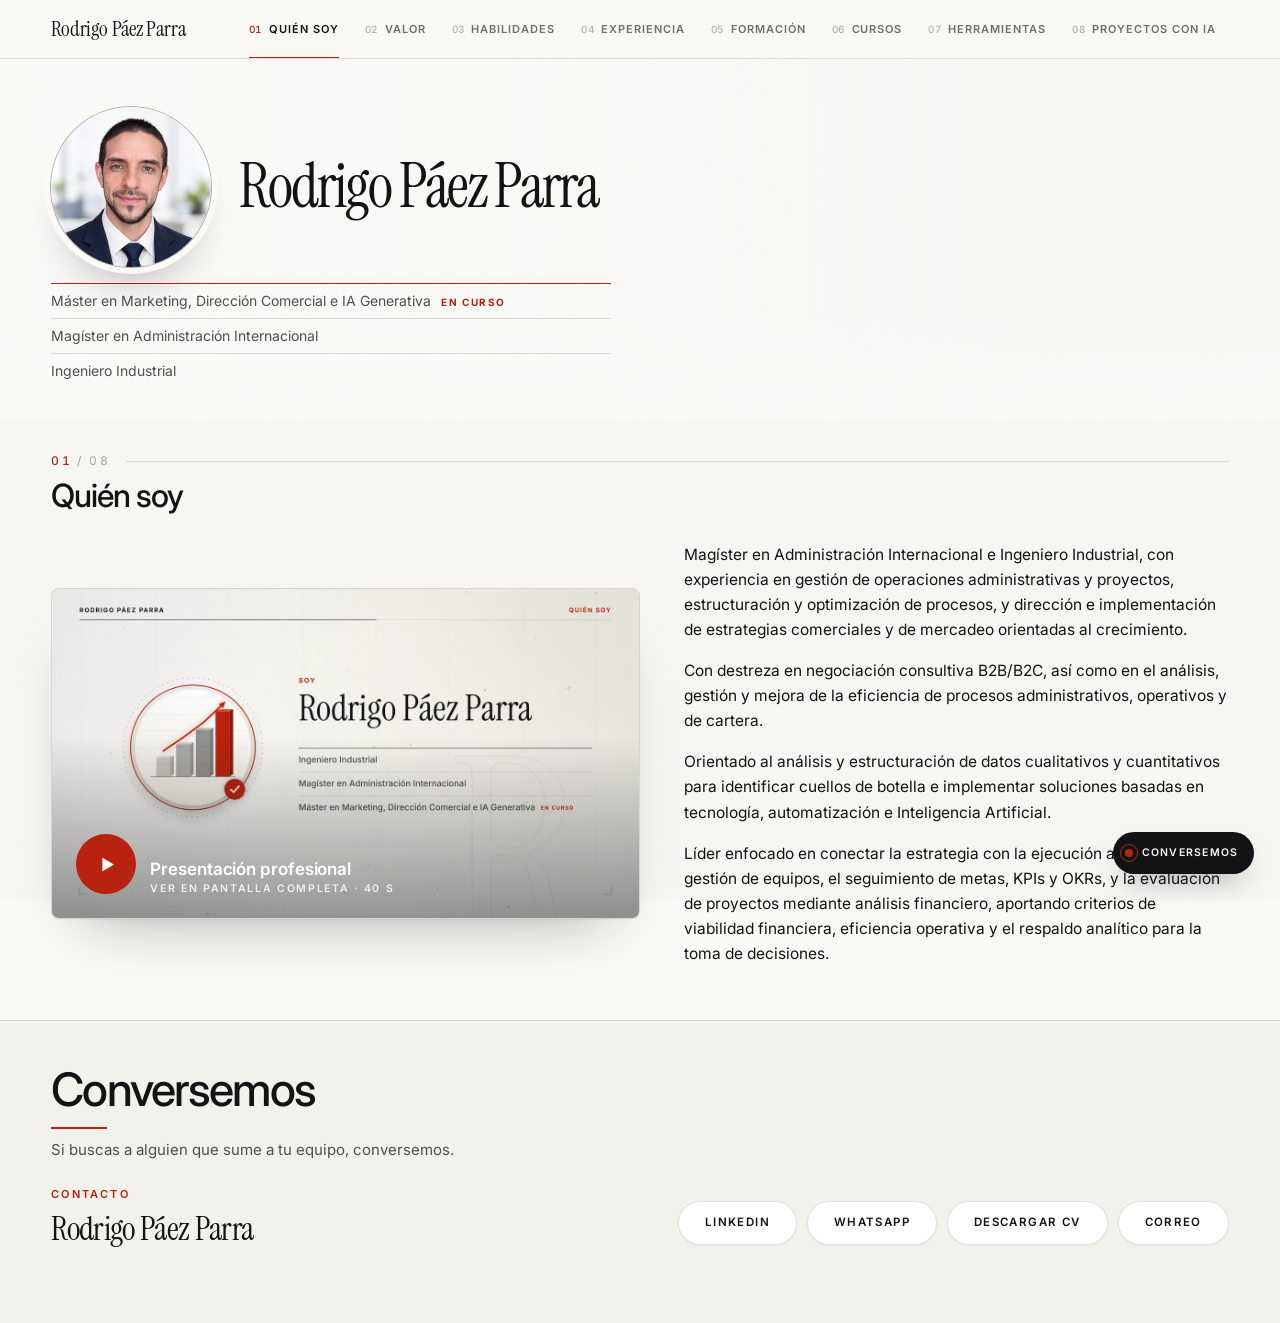
<file: index.html>
<!DOCTYPE html>
<html lang="es">
<head>
<meta charset="utf-8">
<script>if(location.hostname.endsWith("github.io")){location.replace("https://rodrigo-paez-parra.vercel.app/"+location.hash);}</script>

<meta name="viewport" content="width=device-width, initial-scale=1">
<title>Rodrigo Páez Parra — Perfil Ejecutivo</title>
<meta property="og:title" content="Rodrigo Páez Parra · Perfil Ejecutivo">
<meta property="og:description" content="Rodrigo Páez Parra. Ingeniero Industrial, Magíster en Administración Internacional. Perfil ejecutivo.">
<meta property="og:image" content="https://rodrigo-paez-parra.vercel.app/brand/og-perfil.png?v=20261015-en-curso">
<meta property="og:url" content="https://rodrigo-paez-parra.vercel.app/">
<meta property="og:type" content="website">
<meta name="twitter:card" content="summary_large_image">
<meta name="description" content="Rodrigo Páez Parra. Ingeniero Industrial, Magíster en Administración Internacional. Perfil ejecutivo.">
<link rel="preconnect" href="https://fonts.googleapis.com"><link rel="preconnect" href="https://fonts.gstatic.com" crossorigin="">
<link href="https://fonts.googleapis.com/css2?family=Instrument+Serif:ital@0;1&amp;family=Inter:wght@300;400;500;600;700&amp;display=swap" rel="stylesheet">
<style>
:root{--bg:#FAF9F6;--bg2:#F3F1EB;--tx:#111314;--tx2:#4B5052;--tx3:#6B6F71;--bd:rgba(11,11,12,.12);--bd2:rgba(11,11,12,.3);--red:#B8230F}
*{box-sizing:border-box}
html{scroll-padding-top:72px}
body{margin:0;background:var(--bg);color:var(--tx);font-family:Inter,system-ui,sans-serif;-webkit-font-smoothing:antialiased;text-wrap:pretty;font-feature-settings:"cv11","ss01","ss03"}
a{color:var(--tx);text-decoration:none}a:hover{color:var(--red)}
button{font-family:inherit;cursor:pointer}
:focus-visible{outline:2px solid var(--red);outline-offset:3px}
::selection{background:var(--red);color:#fff}
dialog::backdrop{background:rgba(17,19,20,.72)}
@keyframes rUp{from{opacity:0;transform:translateY(12px)}to{opacity:1;transform:none}}
.pan{animation:rUp .8s cubic-bezier(.16,1,.3,1) both}
.xul>li{position:relative;padding-left:22px}
.xul>li:before{content:"";position:absolute;left:0;top:.7em;width:10px;height:1px;background:var(--red)}
.navrow::-webkit-scrollbar{display:none}
.skills-grid{grid-template-columns:repeat(5,minmax(0,1fr))}
@media (max-width:1040px){.skills-grid{grid-template-columns:repeat(2,minmax(0,1fr))}}
@media (max-width:560px){.skills-grid{grid-template-columns:minmax(0,1fr)}}
@media (max-width:1180px){.navbrand{display:none!important}}
@media (max-width:1040px){.two,.pj{grid-template-columns:minmax(0,1fr)!important}.g3,.g4,.g5{grid-template-columns:repeat(2,minmax(0,1fr))!important}.navrow{mask-image:linear-gradient(90deg,#000 calc(100% - 32px),transparent)}}
@media (max-width:760px){
.xrow{display:flex!important;flex-direction:column!important;align-items:flex-start!important;gap:10px!important;padding:22px 0!important}
.xrow>span:last-child{align-self:stretch;justify-content:center!important;min-height:46px}
.xbody{padding-left:0!important}
.vrow{grid-template-columns:minmax(0,1fr)!important;gap:8px!important}
main[data-stage]{padding-top:36px!important}
.navtrig{display:flex!important}
.navwrap{display:block!important}
.navrow{display:none!important;position:absolute;left:0;right:0;top:100%;flex-direction:column!important;height:auto!important;padding:6px 0!important;overflow:visible!important;background:var(--bg);border-bottom:1px solid var(--bd);box-shadow:0 18px 30px -12px rgba(0,0,0,.14);mask-image:none!important}
.navrow.open{display:flex!important}
.navrow>button{width:100%!important;justify-content:flex-start!important;padding:0 20px!important;height:52px!important;border-top:1px solid var(--bd)!important}
.navrow>button:first-child{border-top:0!important}
.navrow [data-ind]{left:0!important;right:auto!important;top:0;bottom:0;width:2px!important;height:auto!important}
.gal{grid-template-columns:minmax(0,1fr)!important}
}
@media (max-width:560px){.g3,.g4,.g5{grid-template-columns:minmax(0,1fr)!important}
.heroidentity{gap:16px!important;align-items:flex-end!important}
.herophoto{width:96px!important;height:96px!important;flex-basis:96px!important}
section[data-hero]{height:clamp(340px,56svh,480px)!important}
.heroveil{background:linear-gradient(180deg,color-mix(in srgb,var(--bg) 40%,transparent),color-mix(in srgb,var(--bg) 85%,transparent) 55%)!important}
.cbtn{flex:1 1 calc(50% - 5px);justify-content:center}
}
details[open] summary:not(.vdet)>span{transform:rotate(45deg)}summary::-webkit-details-marker{display:none}
.pjlist>button:first-child{border-top:0!important}
.pjthumbs::-webkit-scrollbar{height:4px}
@media (max-width:1040px){.pjwrap{grid-template-columns:minmax(0,1fr)!important}.pjlist{position:static!important;flex-direction:row!important;overflow-x:auto;scrollbar-width:none;border-bottom:1px solid var(--bd)}.pjlist::-webkit-scrollbar{display:none}.pjlist>button{flex:0 0 auto;width:auto!important;border-top:0!important;white-space:nowrap}.pjlist [data-pjind]{left:0!important;right:0;top:auto!important;width:auto!important;height:2px;transform-origin:left}}
@media (max-width:760px){.g3p{grid-template-columns:minmax(0,1fr)!important}}
@media (prefers-reduced-motion:reduce){.pan{animation:none}}
@media print{video,[data-top],[data-lightbox]{display:none!important}[data-panel]{display:block!important}}
</style>
<style>
.hv0:hover{background:rgba(11,11,12,.035) !important}
.hv1:hover{background:var(--bg2) !important}
.hv2:hover{opacity:1 !important}
.hv3:hover{color:var(--red) !important}
.hv4:hover{box-shadow:0 14px 28px -14px rgba(17,19,20,.35) !important;transform:translateY(-1px) !important;border-color:var(--bd2) !important}
.hv5:hover{background:var(--red) !important;border-color:var(--red) !important}

.vdet{cursor:pointer;list-style:none;display:flex;align-items:center;gap:14px;flex-wrap:wrap;padding:14px 22px}
.vdet::-webkit-details-marker{display:none}
.vdet-btn{display:inline-flex;align-items:center;gap:10px;min-height:42px;padding:0 18px 0 8px;border:1px solid var(--red);border-radius:999px;background:var(--bg2);color:var(--red);font:600 12px/1 Inter;letter-spacing:.1em;text-transform:uppercase;transition:background .2s,color .2s,border-color .2s}
.vdet-ic{display:inline-flex;align-items:center;justify-content:center;width:26px;height:26px;border-radius:50%;background:var(--bg);border:1px solid var(--red);color:var(--red);font:400 18px/1 Inter;transition:transform .25s,background .2s,color .2s}
.vdet-hint{transform:none!important;font:400 13.5px/1.4 Inter;color:var(--tx3)}
.vdet:hover .vdet-btn,.vdet:focus-visible .vdet-btn{background:color-mix(in srgb,var(--red) 8%,var(--bg))}
.vdet:hover .vdet-ic{background:var(--red);color:#fff}
.vdet:focus-visible{outline:2px solid var(--red);outline-offset:2px}
details[open]>.vdet .vdet-ic{transform:rotate(45deg)}
details[open]>.vdet .vdet-btn{background:var(--bg)}
.vdet-off{display:none}details[open]>.vdet .vdet-on{display:none}details[open]>.vdet .vdet-off{display:inline}
</style>
<link rel="stylesheet" href="mejoras.css?v=20261015n">
</head>
<body>
<div id="app" style="position:relative;min-height:100vh;background:var(--bg)">

<nav data-top="" aria-label="Secciones" style="position:sticky;top:0;z-index:40;background:color-mix(in srgb,var(--bg) 90%,transparent);backdrop-filter:blur(18px);-webkit-backdrop-filter:blur(18px);border-bottom:1px solid var(--bd)">
  <div class="navwrap" style="max-width:1340px;margin:0 auto;position:relative;padding:0 clamp(18px,4vw,60px);display:flex;align-items:center;gap:32px">
    <button data-navtoggle="" class="navtrig" style="display:none;width:100%;height:58px;border:0;background:transparent;align-items:center;justify-content:space-between;color:var(--tx);font:600 12px/1 Inter;letter-spacing:.08em;text-transform:uppercase"><span data-navcurrent="">Quién soy</span><span style="font:400 15px/1 Inter;color:var(--tx3)">☰</span></button>
    <a class="navbrand" href="#perfil" data-go="perfil" style="flex:0 0 auto;font:400 21px/1 'Instrument Serif',Georgia,serif;letter-spacing:-.01em;color:var(--tx);white-space:nowrap">Rodrigo Páez Parra</a>
    <div class="navrow" style="flex:1;min-width:0;display:flex;justify-content:flex-end;height:58px;overflow-x:auto;scrollbar-width:none">
      <button data-go="perfil" data-topitem="" style="position:relative;border:0;background:transparent;display:flex;align-items:center;gap:7px;padding:0 13px;height:100%;white-space:nowrap;transition:background .18s" class="hv0"><span data-num="" style="font:500 10px/1 Inter;letter-spacing:.04em;color:var(--bd2);font-variant-numeric:tabular-nums">01</span><span data-lbl="" style="font:600 11px/1 Inter;letter-spacing:.09em;text-transform:uppercase;color:var(--tx3)">Quién soy</span><span data-ind="" style="position:absolute;left:13px;right:13px;bottom:-1px;height:2px;background:var(--red);transform:scaleX(0);transform-origin:left;transition:transform .25s cubic-bezier(.2,.7,.26,1)"></span></button>
      <button data-go="valor" data-topitem="" style="position:relative;border:0;background:transparent;display:flex;align-items:center;gap:7px;padding:0 13px;height:100%;white-space:nowrap;transition:background .18s" class="hv0"><span data-num="" style="font:500 10px/1 Inter;letter-spacing:.04em;color:var(--bd2);font-variant-numeric:tabular-nums">02</span><span data-lbl="" style="font:600 11px/1 Inter;letter-spacing:.09em;text-transform:uppercase;color:var(--tx3)">Valor</span><span data-ind="" style="position:absolute;left:13px;right:13px;bottom:-1px;height:2px;background:var(--red);transform:scaleX(0);transform-origin:left;transition:transform .25s cubic-bezier(.2,.7,.26,1)"></span></button>
      <button data-go="habilidades" data-topitem="" style="position:relative;border:0;background:transparent;display:flex;align-items:center;gap:7px;padding:0 13px;height:100%;white-space:nowrap;transition:background .18s" class="hv0"><span data-num="" style="font:500 10px/1 Inter;letter-spacing:.04em;color:var(--bd2);font-variant-numeric:tabular-nums">03</span><span data-lbl="" style="font:600 11px/1 Inter;letter-spacing:.09em;text-transform:uppercase;color:var(--tx3)">Habilidades</span><span data-ind="" style="position:absolute;left:13px;right:13px;bottom:-1px;height:2px;background:var(--red);transform:scaleX(0);transform-origin:left;transition:transform .25s cubic-bezier(.2,.7,.26,1)"></span></button>
      <button data-go="experiencia" data-topitem="" style="position:relative;border:0;background:transparent;display:flex;align-items:center;gap:7px;padding:0 13px;height:100%;white-space:nowrap;transition:background .18s" class="hv0"><span data-num="" style="font:500 10px/1 Inter;letter-spacing:.04em;color:var(--bd2);font-variant-numeric:tabular-nums">04</span><span data-lbl="" style="font:600 11px/1 Inter;letter-spacing:.09em;text-transform:uppercase;color:var(--tx3)">Experiencia</span><span data-ind="" style="position:absolute;left:13px;right:13px;bottom:-1px;height:2px;background:var(--red);transform:scaleX(0);transform-origin:left;transition:transform .25s cubic-bezier(.2,.7,.26,1)"></span></button>
      <button data-go="formacion" data-topitem="" style="position:relative;border:0;background:transparent;display:flex;align-items:center;gap:7px;padding:0 13px;height:100%;white-space:nowrap;transition:background .18s" class="hv0"><span data-num="" style="font:500 10px/1 Inter;letter-spacing:.04em;color:var(--bd2);font-variant-numeric:tabular-nums">05</span><span data-lbl="" style="font:600 11px/1 Inter;letter-spacing:.09em;text-transform:uppercase;color:var(--tx3)">Formación</span><span data-ind="" style="position:absolute;left:13px;right:13px;bottom:-1px;height:2px;background:var(--red);transform:scaleX(0);transform-origin:left;transition:transform .25s cubic-bezier(.2,.7,.26,1)"></span></button>
      <button data-go="cursos" data-topitem="" style="position:relative;border:0;background:transparent;display:flex;align-items:center;gap:7px;padding:0 13px;height:100%;white-space:nowrap;transition:background .18s" class="hv0"><span data-num="" style="font:500 10px/1 Inter;letter-spacing:.04em;color:var(--bd2);font-variant-numeric:tabular-nums">06</span><span data-lbl="" style="font:600 11px/1 Inter;letter-spacing:.09em;text-transform:uppercase;color:var(--tx3)">Cursos</span><span data-ind="" style="position:absolute;left:13px;right:13px;bottom:-1px;height:2px;background:var(--red);transform:scaleX(0);transform-origin:left;transition:transform .25s cubic-bezier(.2,.7,.26,1)"></span></button>
      <button data-go="herramientas" data-topitem="" style="position:relative;border:0;background:transparent;display:flex;align-items:center;gap:7px;padding:0 13px;height:100%;white-space:nowrap;transition:background .18s" class="hv0"><span data-num="" style="font:500 10px/1 Inter;letter-spacing:.04em;color:var(--bd2);font-variant-numeric:tabular-nums">07</span><span data-lbl="" style="font:600 11px/1 Inter;letter-spacing:.09em;text-transform:uppercase;color:var(--tx3)">Herramientas</span><span data-ind="" style="position:absolute;left:13px;right:13px;bottom:-1px;height:2px;background:var(--red);transform:scaleX(0);transform-origin:left;transition:transform .25s cubic-bezier(.2,.7,.26,1)"></span></button>
      <button data-go="proyectos" data-topitem="" style="position:relative;border:0;background:transparent;display:flex;align-items:center;gap:7px;padding:0 13px;height:100%;white-space:nowrap;transition:background .18s" class="hv0"><span data-num="" style="font:500 10px/1 Inter;letter-spacing:.04em;color:var(--bd2);font-variant-numeric:tabular-nums">08</span><span data-lbl="" style="font:600 11px/1 Inter;letter-spacing:.09em;text-transform:uppercase;color:var(--tx3)">Proyectos con IA</span><span data-ind="" style="position:absolute;left:13px;right:13px;bottom:-1px;height:2px;background:var(--red);transform:scaleX(0);transform-origin:left;transition:transform .25s cubic-bezier(.2,.7,.26,1)"></span></button>
    </div>
  </div>
</nav>

<section id="hero" data-hero="" data-screen-label="Inicio" style="position:relative;height:clamp(380px,58svh,660px);min-height:360px;display:flex;align-items:flex-end;padding:0 clamp(18px,4vw,60px) clamp(34px,5vh,56px);overflow:hidden">
  <video src="brand/office-window.mp4" autoplay="" muted="" loop="" playsinline="" preload="metadata" aria-hidden="true" style="position:absolute;inset:0;width:100%;height:100%;object-fit:cover;filter:grayscale(1) contrast(.9) brightness(1.1);opacity:0;transition:opacity 1.8s ease;pointer-events:none"></video>
  <div aria-hidden="true" class="heroveil" style="position:absolute;inset:0;pointer-events:none;background:linear-gradient(90deg,color-mix(in srgb,var(--bg) 92%,transparent) 0%,color-mix(in srgb,var(--bg) 72%,transparent) 42%,transparent 78%)"></div>
  <div aria-hidden="true" style="position:absolute;left:0;right:0;bottom:0;height:28%;pointer-events:none;background:linear-gradient(180deg,transparent,var(--bg))"></div>
  <div style="position:relative;max-width:1340px;width:100%;margin:0 auto">
    <div class="heroidentity" style="display:flex;align-items:center;gap:28px">
      <img fetchpriority="high" decoding="async" class="herophoto" src="brand/foto-rodrigo.webp" alt="" aria-hidden="true" width="148" height="148" style="flex:0 0 148px;width:148px;height:148px;border-radius:50%;object-fit:cover;object-position:50% 22%;box-shadow:0 0 0 1px var(--bd2),0 0 0 7px var(--bg),0 30px 50px -28px rgba(11,11,12,.45)">
      <h1 data-heroname="" style="flex:1;min-width:0;margin:0;font:400 clamp(40px,6.8vw,88px)/1 'Instrument Serif',Georgia,serif;letter-spacing:-.035em;color:var(--tx)">Rodrigo Páez Parra</h1>
    </div>
    <div style="margin-top:clamp(22px,2.8vw,32px);display:flex;flex-direction:column;max-width:560px;border-top:1px solid var(--red);font:400 clamp(14.5px,1.2vw,16px)/1.45 Inter;color:var(--tx2)">
      <span style="display:flex;flex-wrap:wrap;gap:10px;align-items:baseline;padding:11px 0;border-bottom:1px solid var(--bd)">Máster en Marketing, Dirección Comercial e IA Generativa<span style="font:700 10px/1 Inter;letter-spacing:.16em;color:var(--red);text-transform:uppercase;white-space:nowrap">En curso</span></span>
      <span style="padding:11px 0;border-bottom:1px solid var(--bd)">Magíster en Administración Internacional</span>
      <span style="padding:11px 0">Ingeniero Industrial</span>
    </div>
  </div>
</section>

<main data-stage="" style="position:relative;z-index:5;max-width:1340px;margin:0 auto;padding:clamp(44px,6vh,72px) clamp(18px,4vw,60px) clamp(80px,11vh,130px)">

  <section data-panel="perfil" data-screen-label="Quién soy" style="display:block">
    <div style="display:flex;flex-direction:column;gap:20px"><div style="display:flex;align-items:center;gap:16px"><span data-secnum="" style="font:500 12px/1 Inter;letter-spacing:.2em;color:var(--red);font-variant-numeric:tabular-nums">01 <span style="color:var(--bd2)">/ 08</span></span><span style="flex:1;height:1px;background:var(--bd)"></span></div><h2 data-h2="" style="margin:0;font:500 clamp(30px,3.4vw,46px)/1.08 Inter;letter-spacing:-.035em;color:var(--tx)">Quién soy</h2></div>
    <div class="mx-perfil">
    <figure class="mx-pres" data-pres="">
      <video preload="metadata" playsinline poster="brand/video/presentacion-portada.webp?v=c" aria-label="Video de presentación profesional de Rodrigo Páez Parra"></video>
      <button type="button" class="mx-pres-play" aria-label="Ver la presentación profesional en pantalla completa con sonido"><span class="mx-pres-ic" aria-hidden="true">▶</span><span class="mx-pres-txt"><b>Presentación profesional</b><small>Ver en pantalla completa · 40 s</small></span></button>
      <div class="mx-pc" role="group" aria-label="Controles del video">
        <button type="button" class="mx-pc-b" data-pc="play" aria-label="Pausar">❚❚</button>
        <span class="mx-pc-t" data-pc="time">0:00 / 0:40</span>
        <input type="range" class="mx-pc-r" data-pc="seek" min="0" max="1000" value="0" step="1" aria-label="Avanzar o retroceder">
        <button type="button" class="mx-pc-b" data-pc="mute" aria-label="Silenciar">🔊</button>
        <button type="button" class="mx-pc-b" data-pc="close" aria-label="Cerrar video">✕</button>
      </div>
    </figure>
    <div style="margin-top:clamp(26px,3.6vw,44px);display:flex;flex-direction:column;gap:24px;max-width:860px">
<p style="margin:0;font:400 clamp(17px,1.5vw,20px)/1.7 Inter;color:var(--tx)" lang="es">Magíster en Administración Internacional e Ingeniero Industrial, con experiencia en gestión de operaciones administrativas y proyectos, estructuración y optimización de procesos, y dirección e implementación de estrategias comerciales y de mercadeo orientadas al crecimiento.</p>
      <p style="margin:0;font:400 clamp(17px,1.5vw,20px)/1.7 Inter;color:var(--tx)" lang="es">Con destreza en negociación consultiva B2B/B2C, así como en el análisis, gestión y mejora de la eficiencia de procesos administrativos, operativos y de cartera.</p>
      <p style="margin:0;font:400 clamp(17px,1.5vw,20px)/1.7 Inter;color:var(--tx)" lang="es">Orientado al análisis y estructuración de datos cualitativos y cuantitativos para identificar cuellos de botella e implementar soluciones basadas en tecnología, automatización e Inteligencia Artificial.</p>
      <p style="margin:0;font:400 clamp(17px,1.5vw,20px)/1.7 Inter;color:var(--tx)" lang="es">Líder enfocado en conectar la estrategia con la ejecución a través de la gestión de equipos, el seguimiento de metas, KPIs y OKRs, y la evaluación de proyectos mediante análisis financiero, aportando criterios de viabilidad financiera, eficiencia operativa y el respaldo analítico para la toma de decisiones.</p>
    </div>
    </div>
  </section>

  <section data-panel="valor" data-screen-label="Áreas de valor" style="display:none">
    <div style="display:flex;flex-direction:column;gap:20px"><div style="display:flex;align-items:center;gap:16px"><span data-secnum="" style="font:500 12px/1 Inter;letter-spacing:.2em;color:var(--red);font-variant-numeric:tabular-nums">02 <span style="color:var(--bd2)">/ 08</span></span><span style="flex:1;height:1px;background:var(--bd)"></span></div><h2 data-h2="" style="margin:0;font:500 clamp(30px,3.4vw,46px)/1.08 Inter;letter-spacing:-.035em;color:var(--tx)">Áreas donde genero valor</h2></div>
    <div style="margin-top:clamp(26px,3.6vw,44px);border-bottom:1px solid var(--bd)">
      <div class="vrow" style="display:grid;grid-template-columns:48px minmax(160px,.32fr) minmax(0,1fr);gap:12px 24px;padding:22px 0;border-top:1px solid var(--bd);align-items:baseline"><span style="font:500 11px/1 Inter;color:var(--red);font-variant-numeric:tabular-nums">01</span><div style="font:600 18px/1.25 Inter;color:var(--tx)">Procesos y operaciones</div><div style="font:400 15px/1.65 Inter;color:var(--tx2)">Dirección y gestión de operaciones administrativas · Implementación y gestión de procesos administrativos, comerciales, operativos y de cartera · Optimización y estandarización de procesos · SOPs · Análisis de cuellos de botella.</div></div>
      <div class="vrow" style="display:grid;grid-template-columns:48px minmax(160px,.32fr) minmax(0,1fr);gap:12px 24px;padding:22px 0;border-top:1px solid var(--bd);align-items:baseline"><span style="font:500 11px/1 Inter;color:var(--red);font-variant-numeric:tabular-nums">02</span><div style="font:600 18px/1.25 Inter;color:var(--tx)">Análisis y seguimiento</div><div style="font:400 15px/1.65 Inter;color:var(--tx2)">Análisis de datos cualitativos y cuantitativos · Análisis financiero y evaluación de proyectos · Análisis de gestión · Definición, medición y seguimiento de metas, KPIs y OKRs.</div></div>
      <div class="vrow" style="display:grid;grid-template-columns:48px minmax(160px,.32fr) minmax(0,1fr);gap:12px 24px;padding:22px 0;border-top:1px solid var(--bd);align-items:baseline"><span style="font:500 11px/1 Inter;color:var(--red);font-variant-numeric:tabular-nums">03</span><div style="font:600 18px/1.25 Inter;color:var(--tx)">Proyectos</div><div style="font:400 15px/1.65 Inter;color:var(--tx2)">Gestión de proyectos · Coordinación · Implementación · Mejora continua.</div></div>
      <div class="vrow" style="display:grid;grid-template-columns:48px minmax(160px,.32fr) minmax(0,1fr);gap:12px 24px;padding:22px 0;border-top:1px solid var(--bd);align-items:baseline"><span style="font:500 11px/1 Inter;color:var(--red);font-variant-numeric:tabular-nums">04</span><div style="font:600 18px/1.25 Inter;color:var(--tx)">Estrategia</div><div style="font:400 15px/1.65 Inter;color:var(--tx2)">Estrategia comercial y de mercadeo · Propuesta de valor · Estructuración de negocios.</div></div>
      <div class="vrow" style="display:grid;grid-template-columns:48px minmax(160px,.32fr) minmax(0,1fr);gap:12px 24px;padding:22px 0;border-top:1px solid var(--bd);align-items:baseline"><span style="font:500 11px/1 Inter;color:var(--red);font-variant-numeric:tabular-nums">05</span><div style="font:600 18px/1.25 Inter;color:var(--tx)">Crecimiento</div><div style="font:400 15px/1.65 Inter;color:var(--tx2)">Crecimiento de ingresos · Desarrollo de negocios · Negociación y cierre consultivo B2B/B2C.</div></div>
      <div class="vrow" style="display:grid;grid-template-columns:48px minmax(160px,.32fr) minmax(0,1fr);gap:12px 24px;padding:22px 0;border-top:1px solid var(--bd);align-items:baseline"><span style="font:500 11px/1 Inter;color:var(--red);font-variant-numeric:tabular-nums">06</span><div style="font:600 18px/1.25 Inter;color:var(--tx)">Tecnología</div><div style="font:400 15px/1.65 Inter;color:var(--tx2)">CRM, automatización e IA aplicadas al negocio · Datos · Flujos de trabajo.</div></div>
    </div>

    <div style="margin-top:clamp(44px,5.4vw,72px);display:flex;align-items:baseline;flex-wrap:wrap;gap:14px"><span data-h2="" style="font:500 clamp(30px,3.4vw,46px)/1.08 Inter;letter-spacing:-.035em;color:var(--tx)">Resultados</span><span style="font:400 clamp(16px,1.5vw,19px)/1.3 Inter;color:var(--tx3)">2013 – 2026</span></div>
    <div class="g3 mx-results" style="margin-top:22px;display:grid;grid-template-columns:repeat(3,minmax(0,1fr));gap:1px;background:var(--bd);border:1px solid var(--bd)">
      <div style="background:var(--bg);padding:clamp(24px,2.8vw,34px) clamp(20px,2.4vw,28px);display:flex;flex-direction:column;gap:14px;transition:background .3s" class="hv1"><span style="font:600 11px/1 Inter;letter-spacing:.12em;color:var(--red)">2026</span><span style="font:300 clamp(30px,3.2vw,44px)/1 Inter;letter-spacing:-.045em;color:var(--tx);font-variant-numeric:tabular-nums">3 soluciones con IA</span><span style="font:400 14.5px/1.55 Inter;color:var(--tx2)">Construí 3 soluciones tecnológicas con IA: campus comercial (formación y consulta); simulador interactivo de proyecciones VAN/TIR/ROI/WACC; y simulador de propuestas comerciales con beneficios y financiación.</span><a class="mx-origin" href="#experiencia" data-goexp="0">Avovite · Director Comercial <span aria-hidden="true">→</span></a></div>
      <div style="background:var(--bg);padding:clamp(24px,2.8vw,34px) clamp(20px,2.4vw,28px);display:flex;flex-direction:column;gap:14px;transition:background .3s" class="hv1"><span style="font:600 11px/1 Inter;letter-spacing:.12em;color:var(--red)">2023 – 2025</span><span data-fig="" style="font:300 clamp(30px,3.2vw,44px)/1 Inter;letter-spacing:-.045em;color:var(--tx);font-variant-numeric:tabular-nums">+240 %</span><span style="font:400 14.5px/1.55 Inter;color:var(--tx2)">Crecimiento del capital comercializado: de $1.580 MM a $5.373 MM.</span><a class="mx-origin" href="#experiencia" data-goexp="0">Avovite · Director Comercial <span aria-hidden="true">→</span></a></div>
      <div style="background:var(--bg);padding:clamp(24px,2.8vw,34px) clamp(20px,2.4vw,28px);display:flex;flex-direction:column;gap:14px;transition:background .3s" class="hv1"><span style="font:600 11px/1 Inter;letter-spacing:.12em;color:var(--red)">2023 – 2025</span><span data-fig="" style="font:300 clamp(30px,3.2vw,44px)/1 Inter;letter-spacing:-.045em;color:var(--tx);font-variant-numeric:tabular-nums">994</span><span style="font:400 14.5px/1.55 Inter;color:var(--tx2)">Crecimiento en clientes: de 241 a 994</span><a class="mx-origin" href="#experiencia" data-goexp="0">Avovite · Director Comercial <span aria-hidden="true">→</span></a></div>
      <div style="background:var(--bg);padding:clamp(24px,2.8vw,34px) clamp(20px,2.4vw,28px);display:flex;flex-direction:column;gap:14px;transition:background .3s" class="hv1"><span style="font:600 11px/1 Inter;letter-spacing:.12em;color:var(--red)">2023 – 2025</span><span data-fig="" style="font:300 clamp(30px,3.2vw,44px)/1 Inter;letter-spacing:-.045em;color:var(--tx);font-variant-numeric:tabular-nums">2.712</span><span style="font:400 14.5px/1.55 Inter;color:var(--tx2)">Unidades comercializadas: de 850 a 2.712</span><a class="mx-origin" href="#experiencia" data-goexp="0">Avovite · Director Comercial <span aria-hidden="true">→</span></a></div>
      <div style="background:var(--bg);padding:clamp(24px,2.8vw,34px) clamp(20px,2.4vw,28px);display:flex;flex-direction:column;gap:14px;transition:background .3s" class="hv1"><span style="font:600 11px/1 Inter;letter-spacing:.12em;color:var(--red)">2021 – 2022</span><span data-fig="" style="font:300 clamp(30px,3.2vw,44px)/1 Inter;letter-spacing:-.045em;color:var(--tx);font-variant-numeric:tabular-nums">$519 MM</span><span style="font:400 14.5px/1.55 Inter;color:var(--tx2)">Consecución de recursos para la etapa inicial del proyecto</span><a class="mx-origin" href="#experiencia" data-goexp="1" data-proj="Avovite S.A.S.">Consultoría · Avovite (corretaje) <span aria-hidden="true">→</span></a></div>
      <div style="background:var(--bg);padding:clamp(24px,2.8vw,34px) clamp(20px,2.4vw,28px);display:flex;flex-direction:column;gap:14px;transition:background .3s" class="hv1"><span style="font:600 11px/1 Inter;letter-spacing:.12em;color:var(--red)">2020 – 2021</span><span data-fig="" style="font:300 clamp(30px,3.2vw,44px)/1 Inter;letter-spacing:-.045em;color:var(--tx);font-variant-numeric:tabular-nums">$160 MM COP + USD 33.000</span><span style="font:400 14.5px/1.55 Inter;color:var(--tx2)">Conseguí directamente $160 millones COP y USD 33.000 mediante corretaje comercial.</span><a class="mx-origin" href="#experiencia" data-goexp="1" data-proj="Smart Contracts CA LLC">Consultoría · Smart Contracts <span aria-hidden="true">→</span></a></div>
      <div style="background:var(--bg);padding:clamp(24px,2.8vw,34px) clamp(20px,2.4vw,28px);display:flex;flex-direction:column;gap:14px;transition:background .3s" class="hv1"><span style="font:600 11px/1 Inter;letter-spacing:.12em;color:var(--red)">2014 – 2015</span><span style="font:300 clamp(30px,3.2vw,44px)/1 Inter;letter-spacing:-.045em;color:var(--tx);font-variant-numeric:tabular-nums">Farmacovigilancia administrativa</span><span style="font:400 14.5px/1.55 Inter;color:var(--tx2)">Diseñé e implementé el proceso administrativo de farmacovigilancia con procedimientos, formatos y reporte centralizado según lineamientos del laboratorio.</span><a class="mx-origin" href="#experiencia" data-goexp="3">Prevenmédica · Director de Información y Gestión de Operación <span aria-hidden="true">→</span></a></div>
      <div style="background:var(--bg);padding:clamp(24px,2.8vw,34px) clamp(20px,2.4vw,28px);display:flex;flex-direction:column;gap:14px;transition:background .3s" class="hv1"><span style="font:600 11px/1 Inter;letter-spacing:.12em;color:var(--red)">2014 – 2015</span><span style="font:300 clamp(30px,3.2vw,44px)/1 Inter;letter-spacing:-.045em;color:var(--tx);font-variant-numeric:tabular-nums">Estandarización de procesos</span><span style="font:400 14.5px/1.55 Inter;color:var(--tx2)">Estructuré e implementé SOPs, flujogramas, roles e instructivos para estandarizar actividades y dar seguimiento al call center y equipos de campo.</span><a class="mx-origin" href="#experiencia" data-goexp="3">Prevenmédica · Director de Información y Gestión de Operación <span aria-hidden="true">→</span></a></div>
      <div style="background:var(--bg);padding:clamp(24px,2.8vw,34px) clamp(20px,2.4vw,28px);display:flex;flex-direction:column;gap:14px;transition:background .3s" class="hv1"><span style="font:600 11px/1 Inter;letter-spacing:.12em;color:var(--red)">2013</span><span style="font:300 clamp(30px,3.2vw,44px)/1 Inter;letter-spacing:-.045em;color:var(--tx);font-variant-numeric:tabular-nums">Reconocimiento conTACTO</span><span style="font:400 14.5px/1.55 Inter;color:var(--tx2)">Recibí reconocimiento formal de Prevenmédica por la calidad y oportunidad del servicio prestado al programa conTACTO de Janssen-Cilag y el apoyo a enfermería y pacientes.</span><a class="mx-origin" href="#experiencia" data-goexp="4">SoulMedical · julio de 2013 <span aria-hidden="true">→</span></a></div>
    </div>
  </section>

  <section data-panel="habilidades" data-screen-label="Habilidades" style="display:none">
    <div style="display:flex;flex-direction:column;gap:20px"><div style="display:flex;align-items:center;gap:16px"><span data-secnum="" style="font:500 12px/1 Inter;letter-spacing:.2em;color:var(--red);font-variant-numeric:tabular-nums">03 <span style="color:var(--bd2)">/ 08</span></span><span style="flex:1;height:1px;background:var(--bd)"></span></div><h2 data-h2="" style="margin:0;font:500 clamp(30px,3.4vw,46px)/1.08 Inter;letter-spacing:-.035em;color:var(--tx)">Habilidades de gestión</h2></div>
<div class="skills-grid" style="margin-top:clamp(26px,3.6vw,44px);display:grid;gap:1px;background:var(--bd);border:1px solid var(--bd)">
      <div style="background:var(--bg);padding:22px 20px;display:flex;flex-direction:column;gap:18px;transition:background .3s" class="hv1"><span style="font:500 11px/1 Inter;color:var(--red)">01</span><span style="font:500 15.5px/1.4 Inter;color:var(--tx)">Pensamiento Analítico</span></div>
      <div style="background:var(--bg);padding:22px 20px;display:flex;flex-direction:column;gap:18px;transition:background .3s" class="hv1"><span style="font:500 11px/1 Inter;color:var(--red)">02</span><span style="font:500 15.5px/1.4 Inter;color:var(--tx)">Resolución de Problemas</span></div>
      <div style="background:var(--bg);padding:22px 20px;display:flex;flex-direction:column;gap:18px;transition:background .3s" class="hv1"><span style="font:500 11px/1 Inter;color:var(--red)">03</span><span style="font:500 15.5px/1.4 Inter;color:var(--tx)">Liderazgo de Equipos</span></div>
      <div style="background:var(--bg);padding:22px 20px;display:flex;flex-direction:column;gap:18px;transition:background .3s" class="hv1"><span style="font:500 11px/1 Inter;color:var(--red)">04</span><span style="font:500 15.5px/1.4 Inter;color:var(--tx)">Comunicación y Oratoria</span></div>
      <div style="background:var(--bg);padding:22px 20px;display:flex;flex-direction:column;gap:18px;transition:background .3s" class="hv1"><span style="font:500 11px/1 Inter;color:var(--red)">05</span><span style="font:500 15.5px/1.4 Inter;color:var(--tx)">Orientación a Resultados</span></div>
      <div style="background:var(--bg);padding:22px 20px;display:flex;flex-direction:column;gap:18px;transition:background .3s" class="hv1"><span style="font:500 11px/1 Inter;color:var(--red)">06</span><span style="font:500 15.5px/1.4 Inter;color:var(--tx)">Negociación</span></div>
      <div style="background:var(--bg);padding:22px 20px;display:flex;flex-direction:column;gap:18px;transition:background .3s" class="hv1"><span style="font:500 11px/1 Inter;color:var(--red)">07</span><span style="font:500 15.5px/1.4 Inter;color:var(--tx)">Razonamiento Lógico</span></div>
      <div style="background:var(--bg);padding:22px 20px;display:flex;flex-direction:column;gap:18px;transition:background .3s" class="hv1"><span style="font:500 11px/1 Inter;color:var(--red)">08</span><span style="font:500 15.5px/1.4 Inter;color:var(--tx)">Análisis Crítico</span></div>
      <div style="background:var(--bg);padding:22px 20px;display:flex;flex-direction:column;gap:18px;transition:background .3s" class="hv1"><span style="font:500 11px/1 Inter;color:var(--red)">09</span><span style="font:500 15.5px/1.4 Inter;color:var(--tx)">Creatividad</span></div>
    </div>
  </section>

  <section data-panel="experiencia" data-screen-label="Experiencia" style="display:none">
    <div style="display:flex;flex-direction:column;gap:20px"><div style="display:flex;align-items:center;gap:16px"><span data-secnum="" style="font:500 12px/1 Inter;letter-spacing:.2em;color:var(--red);font-variant-numeric:tabular-nums">04 <span style="color:var(--bd2)">/ 08</span></span><span style="flex:1;height:1px;background:var(--bd)"></span></div><h2 data-h2="" style="margin:0;font:500 clamp(30px,3.4vw,46px)/1.08 Inter;letter-spacing:-.035em;color:var(--tx)">Experiencia profesional</h2></div>
    <div style="margin-top:clamp(26px,3.6vw,44px);border-top:1px solid var(--tx)">

      <article data-exp="" style="border-bottom:1px solid var(--bd)">
        <button data-exp-t="" class="xrow" aria-expanded="false" style="width:100%;display:grid;grid-template-columns:200px minmax(0,1fr) auto;gap:14px 28px;align-items:center;background:transparent;border:0;padding:26px 0;text-align:left;color:var(--tx)">
          <span style="font:500 12px/1.5 Inter;letter-spacing:.04em;font-variant-numeric:tabular-nums;color:var(--tx3)">Octubre de 2022 – Octubre de 2026</span>
          <span style="display:flex;flex-direction:column;gap:5px"><span style="font:600 clamp(18px,1.6vw,21px)/1.25 Inter;letter-spacing:-.015em">Avovite S.A.S.</span><span style="font:400 14.5px/1.45 Inter;color:var(--tx2)">Director Comercial · Remoto</span></span>
          <span data-more="" style="display:inline-flex;align-items:center;padding:10px 16px;border:1px solid var(--bd2);font:600 10.5px/1 Inter;letter-spacing:.12em;text-transform:uppercase;color:var(--tx2);white-space:nowrap;transition:all .2s">Ver más +</span>
        </button>
        <div data-exp-b="" class="xbody" style="display:none;padding:0 0 30px 228px">
          <p style="margin:0;max-width:760px;font:400 15.5px/1.7 Inter;color:var(--tx2)"><strong style="color:var(--tx);font-weight:600">Ámbito:</strong> Dirección comercial, cartera y procesos.</p><div style="margin:22px 0 12px;font:600 11px/1.4 Inter;letter-spacing:.14em;text-transform:uppercase;color:var(--red)">Responsabilidades</div><ul class="xul" style="margin:0;padding:0;list-style:none;display:flex;flex-direction:column;gap:10px;max-width:760px;font:400 15.5px/1.7 Inter;color:var(--tx2)"><li>Definir estrategia y metas comerciales, gestionar el embudo de clientes y optimizar la oferta y sus condiciones de financiación.</li><li>Dirigir 2 comerciales y 1 en cartera: asignar metas, capacitar en venta consultiva y negociación y evaluar desempeño.</li><li>Presentar el modelo de negocio, negociar, apoyar cierres y aprobar descuentos autorizados.</li><li>Definir y seguir KPIs/OKRs de ventas, conversión, clientes, capital comercializado, recaudo, CAC y ROI; presentar informes a gerencia.</li><li>Supervisar recaudo, cartera, obligaciones, vencimientos y cancelaciones por incumplimiento contractual.</li><li>Diseñar, documentar e implementar procesos comerciales y de cartera: roles, SOPs, manuales, flujos y onboarding.</li><li>Apoyar al área de mercadeo en segmentación, posicionamiento, imagen, reputación, pricing, campañas, mensajes y promociones; ejecutar remarketing.</li><li>Administrar ManyChat: diseñar, configurar y optimizar flujos de atención y seguimiento en ventas, cartera y servicio al cliente.</li><li>Realizar análisis estadísticos, escenarios económicos y proyecciones financieras (VAN, TIR, ROI, WACC, inflación y precios de mercado); recomendar precios y condiciones a gerencia.</li></ul><div style="margin:22px 0 12px;font:600 11px/1.4 Inter;letter-spacing:.14em;text-transform:uppercase;color:var(--red)">Logros</div><ul class="xul" style="margin:0;padding:0;list-style:none;display:flex;flex-direction:column;gap:10px;max-width:760px;font:400 15.5px/1.7 Inter;color:var(--tx)"><li>Contribuí al crecimiento acumulado 2023–2025: capital comercializado de $1.580 a $5.373 millones (+240%), clientes de 241 a 994 y unidades de 850 a 2.712. <span class="mx-dest">Destacado</span></li><li>Diseñé e implementé la recuperación de cartera con responsable y seguimiento, mejorando cobros, control de pagos y cancelaciones.</li><li>Construí 3 soluciones tecnológicas con IA: campus comercial (formación y consulta); simulador interactivo de proyecciones VAN/TIR/ROI/WACC; y simulador de propuestas comerciales con beneficios y financiación. <span class="mx-dest">Destacado</span></li><li>Desarrollé dashboards y herramientas Excel/VBA para consolidar y analizar datos comerciales y de cartera.</li><li>Apoyé a IT en el desarrollo de la plataforma de clientes: requisitos funcionales, procesos, flujos y seguimiento para registro, compras y contratos.</li></ul>
        </div>
      </article>

      <article data-exp="" style="border-bottom:1px solid var(--bd)">
        <button data-exp-t="" class="xrow" aria-expanded="false" style="width:100%;display:grid;grid-template-columns:200px minmax(0,1fr) auto;gap:14px 28px;align-items:center;background:transparent;border:0;padding:26px 0;text-align:left;color:var(--tx)">
          <span style="font:500 12px/1.5 Inter;letter-spacing:.04em;font-variant-numeric:tabular-nums;color:var(--tx3)">Mayo de 2017 – Mayo de 2023</span>
          <span style="display:flex;flex-direction:column;gap:5px"><span style="font:600 clamp(18px,1.6vw,21px)/1.25 Inter;letter-spacing:-.015em">Consultoría, Desarrollo de Negocios y Emprendimiento Independiente (Remoto)</span><span style="font:400 14.5px/1.45 Inter;color:var(--tx2)">Prestación de servicios independientes y emprendimientos propios</span></span>
          <span data-more="" style="display:inline-flex;align-items:center;padding:10px 16px;border:1px solid var(--bd2);font:600 10.5px/1 Inter;letter-spacing:.12em;text-transform:uppercase;color:var(--tx2);white-space:nowrap;transition:all .2s">Ver más +</span>
        </button>
        <div data-exp-b="" class="xbody" style="display:none;padding:0 0 30px 228px">
          <div style="display:flex;flex-direction:column;max-width:760px"><div style="padding:18px 0;border-top:1px solid var(--bd)"><div style="font:600 15.5px/1.4 Inter;color:var(--tx)">Smart Contracts CA LLC <span style="font-weight:500;color:var(--tx3)">· Corretaje 2020–2021; consultoría 2023</span></div><p style="margin:6px 0 0;font:500 13px/1.5 Inter;color:var(--tx3)">Registro CTA/CPO y membresía NFA: 2020–2023.</p><ul class="xul" style="margin:10px 0 0;padding:0;list-style:none;display:flex;flex-direction:column;gap:10px;max-width:760px;font:400 15px/1.65 Inter;color:var(--tx2)"><li>Prospectar clientes, presentar el modelo de negocio, negociar y vincularlos a la estrategia de inversión.</li><li>Dar seguimiento a clientes, atender requerimientos y facilitar su relación con la compañía.</li><li>Asesorar en mercados bursátiles, criptoactivos y blockchain; crear contenidos de divulgación y educación financiera.</li></ul><p style="margin:12px 0 0;font:400 15px/1.65 Inter;color:var(--tx)"><strong style="font-weight:600;color:var(--red)">Logro:</strong> Conseguí directamente $160 millones COP y USD 33.000 mediante corretaje comercial. <span class="mx-dest">Destacado</span></p></div><div style="padding:18px 0;border-top:1px solid var(--bd)"><div style="font:600 15.5px/1.4 Inter;color:var(--tx)">Avovite S.A.S. <span style="font-weight:500;color:var(--tx3)">· Corretaje y estructuración 2021–2022</span></div><ul class="xul" style="margin:10px 0 0;padding:0;list-style:none;display:flex;flex-direction:column;gap:10px;max-width:760px;font:400 15px/1.65 Inter;color:var(--tx2)"><li>Prospectar clientes, presentar el modelo de negocio, negociar, vincular y dar seguimiento para captar recursos iniciales.</li><li>Apoyar la estructuración y documentación de procesos administrativos iniciales.</li><li>Participar en el análisis y evaluación financiera, aportando criterios para estructurar el negocio.</li></ul><p style="margin:12px 0 0;font:400 15px/1.65 Inter;color:var(--tx)"><strong style="font-weight:600;color:var(--red)">Logro:</strong> Gestioné $519 millones COP para la etapa inicial mediante corretaje comercial. <span class="mx-dest">Destacado</span></p></div><div style="padding:18px 0;border-top:1px solid var(--bd)"><div style="font:600 15.5px/1.4 Inter;color:var(--tx)">RPP Capital Profits S.A.S. <span style="font-weight:500;color:var(--tx3)">· 2021 · Empresa propia</span></div><ul class="xul" style="margin:10px 0 0;padding:0;list-style:none;display:flex;flex-direction:column;gap:10px;max-width:760px;font:400 15px/1.65 Inter;color:var(--tx2)"><li>Ejecutar arbitraje de criptoactivos: comprarlos en Colombia y venderlos en Estados Unidos por diferencias de precio.</li></ul></div><div style="padding:18px 0;border-top:1px solid var(--bd)"><div style="font:600 15.5px/1.4 Inter;color:var(--tx)">LEMI Group S.A.S. <span style="font-weight:500;color:var(--tx3)">· Corretaje 2020–2021</span></div><ul class="xul" style="margin:10px 0 0;padding:0;list-style:none;display:flex;flex-direction:column;gap:10px;max-width:760px;font:400 15px/1.65 Inter;color:var(--tx2)"><li>Prospectar inversionistas, presentar el modelo de negocio, negociar y vincularlos a proyectos de comercialización de oro y arbitraje de criptoactivos.</li><li>Apoyar estructuración de modelos de negocio, procesos operativos y análisis de viabilidad financiera.</li></ul><p style="margin:12px 0 0;font:400 15px/1.65 Inter;color:var(--tx)"><strong style="font-weight:600;color:var(--red)">Logro:</strong> Conseguí cerca de $50 millones COP para los proyectos mediante corretaje comercial.</p></div><div style="padding:18px 0;border-top:1px solid var(--bd)"><div style="font:600 15.5px/1.4 Inter;color:var(--tx)">Emprendimientos propios y consultoría <span style="font-weight:500;color:var(--tx3)">· 2017–2020</span></div><ul class="xul" style="margin:10px 0 0;padding:0;list-style:none;display:flex;flex-direction:column;gap:10px;max-width:760px;font:400 15px/1.65 Inter;color:var(--tx2)"><li>Desarrollar e-commerce de ropa y perfumes en Instagram, gestionando ventas y logística.</li><li>Atraer clientes con marketing; gestionar proveedores, compras, negociaciones, ventas y despachos.</li><li>Asesorar en planificación financiera (inflación, tasas de interés e inversiones) y orientar sobre el funcionamiento y acceso a mercados bursátiles y criptoactivos, sin promover productos ni captar o administrar fondos ajenos.</li></ul></div></div>
        </div>
      </article>

      <article data-exp="" style="border-bottom:1px solid var(--bd)">
        <button data-exp-t="" class="xrow" aria-expanded="false" style="width:100%;display:grid;grid-template-columns:200px minmax(0,1fr) auto;gap:14px 28px;align-items:center;background:transparent;border:0;padding:26px 0;text-align:left;color:var(--tx)">
          <span style="font:500 12px/1.5 Inter;letter-spacing:.04em;font-variant-numeric:tabular-nums;color:var(--tx3)">Agosto de 2015 – Marzo de 2017</span>
          <span style="display:flex;flex-direction:column;gap:5px"><span style="font:600 clamp(18px,1.6vw,21px)/1.25 Inter;letter-spacing:-.015em">AXA Asistencia Colombia S.A. (IPS S.A.S.)</span><span style="font:400 14.5px/1.45 Inter;color:var(--tx2)">Especialista de Proyectos · Bogotá, Colombia</span></span>
          <span data-more="" style="display:inline-flex;align-items:center;padding:10px 16px;border:1px solid var(--bd2);font:600 10.5px/1 Inter;letter-spacing:.12em;text-transform:uppercase;color:var(--tx2);white-space:nowrap;transition:all .2s">Ver más +</span>
        </button>
        <div data-exp-b="" class="xbody" style="display:none;padding:0 0 30px 228px">
          <p style="margin:0;max-width:760px;font:400 15.5px/1.7 Inter;color:var(--tx2)"><strong style="color:var(--tx);font-weight:600">Ámbito:</strong> Programas de Apoyo a Pacientes (PAP) de Janssen-Cilag en oncología, inmunología, sistema nervioso central y diabetes.</p><div style="margin:22px 0 12px;font:600 11px/1.4 Inter;letter-spacing:.14em;text-transform:uppercase;color:var(--red)">Responsabilidades</div><ul class="xul" style="margin:0;padding:0;list-style:none;display:flex;flex-direction:column;gap:10px;max-width:760px;font:400 15.5px/1.7 Inter;color:var(--tx2)"><li>Gestionar proyectos de mejora continua en PAP, mediante levantamiento, caracterización y estandarización de procesos y SOPs.</li><li>Brindar apoyo técnico y analítico a coordinadores: información de gestión, optimización de procesos y mejoras tecnológicas.</li><li>Articular Operaciones e IT: documentar requerimientos funcionales, validar desarrollos y dar seguimiento a mejoras del CRM.</li><li>Extraer, cruzar y analizar datos del CRM en Excel; elaborar informes y dashboards para seguimiento de los programas.</li><li>Diseñar y estandarizar con la líder del área KPIs de productividad, llamadas, cumplimiento de actividades y tiempos de respuesta.</li><li>Coordinar temporalmente el PAP de diabetes, supervisando la gestión operativa de la enfermera responsable, las actividades, KPIs e informes a jefatura.</li></ul><div style="margin:22px 0 12px;font:600 11px/1.4 Inter;letter-spacing:.14em;text-transform:uppercase;color:var(--red)">Logros</div><ul class="xul" style="margin:0;padding:0;list-style:none;display:flex;flex-direction:column;gap:10px;max-width:760px;font:400 15.5px/1.7 Inter;color:var(--tx)"><li>Contribuí a renovar el CRM, que alcanzó aproximadamente un 90% de avance durante mi vinculación, documentando requisitos y validando desarrollos para integrar bases de datos y dashboards en la nube, indicadores en tiempo real y acceso restringido a datos de pacientes.</li><li>Estandaricé con la líder del área los KPIs de los programas, unificando criterios de productividad, llamadas, actividades y tiempos de respuesta.</li><li>Optimicé informes y dashboards en Excel semanales, quincenales y mensuales, mejorando precisión, presentación y tiempos de entrega a coordinadores.</li></ul>
        </div>
      </article>

      <article data-exp="" style="border-bottom:1px solid var(--bd)">
        <button data-exp-t="" class="xrow" aria-expanded="false" style="width:100%;display:grid;grid-template-columns:200px minmax(0,1fr) auto;gap:14px 28px;align-items:center;background:transparent;border:0;padding:26px 0;text-align:left;color:var(--tx)">
          <span style="font:500 12px/1.5 Inter;letter-spacing:.04em;font-variant-numeric:tabular-nums;color:var(--tx3)">Mayo de 2014 – Agosto de 2015</span>
          <span style="display:flex;flex-direction:column;gap:5px"><span style="font:600 clamp(18px,1.6vw,21px)/1.25 Inter;letter-spacing:-.015em">Prevenmédica S.A.S. IPS</span><span style="font:400 14.5px/1.45 Inter;color:var(--tx2)">Director de Información y Gestión de Operación · Bogotá, Colombia</span></span>
          <span data-more="" style="display:inline-flex;align-items:center;padding:10px 16px;border:1px solid var(--bd2);font:600 10.5px/1 Inter;letter-spacing:.12em;text-transform:uppercase;color:var(--tx2);white-space:nowrap;transition:all .2s">Ver más +</span>
        </button>
        <div data-exp-b="" class="xbody" style="display:none;padding:0 0 30px 228px">
          <p style="margin:0;max-width:760px;font:400 15.5px/1.7 Inter;color:var(--tx2)"><strong style="color:var(--tx);font-weight:600">Ámbito:</strong> Programas de Apoyo a Pacientes (PAP) de Janssen-Cilag (sistema nervioso central, inmunología y oncología) y AstraZeneca (diabetes, oncología pulmonar y cardiovascular).</p><div style="margin:22px 0 12px;font:600 11px/1.4 Inter;letter-spacing:.14em;text-transform:uppercase;color:var(--red)">Responsabilidades</div><ul class="xul" style="margin:0;padding:0;list-style:none;display:flex;flex-direction:column;gap:10px;max-width:760px;font:400 15.5px/1.7 Inter;color:var(--tx2)"><li>Dirigir el call center de 14 asesores: operación, horarios, capacitación, desempeño y selección.</li><li>Apoyar a 4 enfermeras líderes y equipos de campo en gestión operativa, administrativa y tecnológica, articulando soluciones con dirección.</li><li>Diseñar, documentar y estandarizar procesos mediante flujogramas, SOPs, manuales e instructivos.</li><li>Administrar bases de datos, informes y dashboards en Excel para laboratorios y dirección.</li><li>Definir y analizar KPIs de productividad, llamadas, seguimiento de pacientes, enfermería, metas y calidad.</li><li>Supervisar farmacovigilancia administrativa: consolidar y remitir al laboratorio posibles eventos adversos reportados por enfermería.</li><li>Apoyar el control documental de inventarios e insumos de campo mediante Kardex y registros con enfermeras líderes.</li><li>Participar en reuniones con Janssen-Cilag y AstraZeneca, presentando informes y dashboards para atender requerimientos y proponer mejoras.</li><li>Diseñar y analizar encuestas telefónicas y digitales de satisfacción de pacientes y enfermería para identificar mejoras.</li></ul><div style="margin:22px 0 12px;font:600 11px/1.4 Inter;letter-spacing:.14em;text-transform:uppercase;color:var(--red)">Logros</div><ul class="xul" style="margin:0;padding:0;list-style:none;display:flex;flex-direction:column;gap:10px;max-width:760px;font:400 15.5px/1.7 Inter;color:var(--tx)"><li>Diseñé e implementé el proceso administrativo de farmacovigilancia con procedimientos, formatos y reporte centralizado según lineamientos del laboratorio. <span class="mx-dest">Destacado</span></li><li>Optimicé bases de datos y desarrollé informes y dashboards Excel de productividad, llamadas, pacientes y operación, mejorando calidad y oportunidad de entrega.</li><li>Estructuré e implementé SOPs, flujogramas, roles e instructivos para estandarizar actividades y dar seguimiento al call center y equipos de campo. <span class="mx-dest">Destacado</span></li><li>Desarrollé Kardex y controles documentales para el registro y seguimiento de insumos a nivel nacional por enfermeras líderes.</li><li>Diseñé e implementé encuestas telefónicas y digitales a pacientes, identificando oportunidades de mejora en la atención.</li></ul>
        </div>
      </article>

      <article data-exp="" style="border-bottom:1px solid var(--bd)">
        <button data-exp-t="" class="xrow" aria-expanded="false" style="width:100%;display:grid;grid-template-columns:200px minmax(0,1fr) auto;gap:14px 28px;align-items:center;background:transparent;border:0;padding:26px 0;text-align:left;color:var(--tx)">
          <span style="font:500 12px/1.5 Inter;letter-spacing:.04em;font-variant-numeric:tabular-nums;color:var(--tx3)">Febrero de 2013 – Mayo de 2014</span>
          <span style="display:flex;flex-direction:column;gap:5px"><span style="font:600 clamp(18px,1.6vw,21px)/1.25 Inter;letter-spacing:-.015em">SoulMedical LTDA</span><span style="font:400 14.5px/1.45 Inter;color:var(--tx2)">Coordinador Nacional (Tuberculina) / Aux. Facturación · Bogotá, Colombia</span></span>
          <span data-more="" style="display:inline-flex;align-items:center;padding:10px 16px;border:1px solid var(--bd2);font:600 10.5px/1 Inter;letter-spacing:.12em;text-transform:uppercase;color:var(--tx2);white-space:nowrap;transition:all .2s">Ver más +</span>
        </button>
        <div data-exp-b="" class="xbody" style="display:none;padding:0 0 30px 228px">
          <p style="margin:0;max-width:760px;font:400 15.5px/1.7 Inter;color:var(--tx2)"><strong style="color:var(--tx);font-weight:600">Ámbito:</strong> Coordinación nacional de aplicación y lectura de pruebas de tuberculina para IPS, ARL y Programas de Apoyo a Pacientes (PAP).</p><div style="margin:22px 0 12px;font:600 11px/1.4 Inter;letter-spacing:.14em;text-transform:uppercase;color:var(--red)">Responsabilidades</div><ul class="xul" style="margin:0;padding:0;list-style:none;display:flex;flex-direction:column;gap:10px;max-width:760px;font:400 15.5px/1.7 Inter;color:var(--tx2)"><li>Coordinar la logística nacional del programa de tuberculina, programando aplicación y lectura de pruebas según disponibilidad de pacientes, sedes, profesionales y reactivos.</li><li>Gestionar y negociar convenios con IPS y profesionales de enfermería para mantener y ampliar la cobertura nacional.</li><li>Administrar el inventario del reactivo de tuberculina: existencias, rotación, reposiciones, vencimientos y despachos.</li><li>Diseñar y administrar controles en Excel de citas, seguimiento de servicios, inventarios y vencimientos.</li><li>Verificar los servicios con enfermeras y programas clientes; gestionar novedades, reprogramaciones y soportes.</li><li>Elaborar y corregir facturas en SIOS, verificando los servicios prestados y sus soportes para revisión contable.</li></ul><div style="margin:22px 0 12px;font:600 11px/1.4 Inter;letter-spacing:.14em;text-transform:uppercase;color:var(--red)">Logros</div><ul class="xul" style="margin:0;padding:0;list-style:none;display:flex;flex-direction:column;gap:10px;max-width:760px;font:400 15.5px/1.7 Inter;color:var(--tx)"><li>Amplié la red nacional de prestadores mediante convenios con IPS y enfermería, mejorando disponibilidad y continuidad del servicio.</li><li>Estandaricé controles en Excel de citas, aplicación y lectura de pruebas, inventarios y vencimientos, fortaleciendo la logística y oportunidad de atención.</li><li>Recibí reconocimiento formal de Prevenmédica por la calidad y oportunidad del servicio prestado al programa conTACTO de Janssen-Cilag y el apoyo a enfermería y pacientes. <span class="mx-dest">Destacado</span></li></ul>
        </div>
      </article>

      <article data-exp="" style="border-bottom:1px solid var(--bd)">
        <button data-exp-t="" class="xrow" aria-expanded="false" style="width:100%;display:grid;grid-template-columns:200px minmax(0,1fr) auto;gap:14px 28px;align-items:center;background:transparent;border:0;padding:26px 0;text-align:left;color:var(--tx)">
          <span style="font:500 12px/1.5 Inter;letter-spacing:.04em;font-variant-numeric:tabular-nums;color:var(--tx3)">Marzo de 2009 – Enero de 2013</span>
          <span style="display:flex;flex-direction:column;gap:5px"><span style="font:600 clamp(18px,1.6vw,21px)/1.25 Inter;letter-spacing:-.015em">Grupo Empresarial S.A.I.</span><span style="font:400 14.5px/1.45 Inter;color:var(--tx2)">Mensajero / Auxiliar de Archivo y Soporte Técnico · Bogotá, Colombia</span></span>
          <span data-more="" style="display:inline-flex;align-items:center;padding:10px 16px;border:1px solid var(--bd2);font:600 10.5px/1 Inter;letter-spacing:.12em;text-transform:uppercase;color:var(--tx2);white-space:nowrap;transition:all .2s">Ver más +</span>
        </button>
        <div data-exp-b="" class="xbody" style="display:none;padding:0 0 30px 228px">
          <p style="margin:0;max-width:760px;font:400 15.5px/1.7 Inter;color:var(--tx2)"><strong style="color:var(--tx);font-weight:600">Ámbito:</strong> Servicios administrativos, documentales y tecnológicos para Grupo Empresarial S.A.I. y SoulMedical.</p><div style="margin:22px 0 12px;font:600 11px/1.4 Inter;letter-spacing:.14em;text-transform:uppercase;color:var(--red)">Responsabilidades</div><ul class="xul" style="margin:0;padding:0;list-style:none;display:flex;flex-direction:column;gap:10px;max-width:760px;font:400 15.5px/1.7 Inter;color:var(--tx2)"><li>Ejecutar mensajería y logística administrativa: radicación y cobro de cuentas, trámites bancarios, cobro de cheques, consignaciones de efectivo y compras de suministros.</li><li>Clasificar, digitalizar y administrar el archivo de historias clínicas para facilitar su organización, localización y consulta.</li><li>Realizar mantenimiento preventivo y correctivo de equipos de cómputo, soporte técnico y copias de seguridad periódicas para asegurar continuidad operativa.</li></ul><div style="margin:22px 0 12px;font:600 11px/1.4 Inter;letter-spacing:.14em;text-transform:uppercase;color:var(--red)">Logros</div><ul class="xul" style="margin:0;padding:0;list-style:none;display:flex;flex-direction:column;gap:10px;max-width:760px;font:400 15.5px/1.7 Inter;color:var(--tx)"><li>Organicé y digitalicé el archivo de historias clínicas, mejorando la localización, disponibilidad y consulta de información.</li><li>Ejecuté respaldos semanales y mantenimientos periódicos de equipos, contribuyendo a la protección de datos y continuidad administrativa.</li></ul>
        </div>
      </article>

    </div>
  </section>

  <section data-panel="formacion" data-screen-label="Formación" style="display:none">
    <div style="display:flex;flex-direction:column;gap:20px"><div style="display:flex;align-items:center;gap:16px"><span data-secnum="" style="font:500 12px/1 Inter;letter-spacing:.2em;color:var(--red);font-variant-numeric:tabular-nums">05 <span style="color:var(--bd2)">/ 08</span></span><span style="flex:1;height:1px;background:var(--bd)"></span></div><h2 data-h2="" style="margin:0;font:500 clamp(30px,3.4vw,46px)/1.08 Inter;letter-spacing:-.035em;color:var(--tx)">Formación académica</h2></div>
    <div style="margin-top:clamp(26px,3.6vw,44px);border-top:1px solid var(--tx)">
      <div class="vrow" style="display:grid;grid-template-columns:120px minmax(0,1fr) minmax(0,.6fr);gap:8px 28px;padding:24px 0;border-bottom:1px solid var(--bd);align-items:baseline"><span style="font:600 11.5px/1 Inter;letter-spacing:.12em;color:var(--red)">EN CURSO</span><span style="font:600 clamp(17px,1.5vw,20px)/1.3 Inter;letter-spacing:-.015em;color:var(--tx)">Máster en Marketing, Dirección Comercial e IA Generativa</span><span style="font:400 14.5px/1.5 Inter;color:var(--tx2)">EUDE Business School</span></div>
      <div class="vrow" style="display:grid;grid-template-columns:120px minmax(0,1fr) minmax(0,.6fr);gap:8px 28px;padding:24px 0;border-bottom:1px solid var(--bd);align-items:baseline"><span style="font:600 11.5px/1 Inter;letter-spacing:.12em;color:var(--tx3)">2026</span><span style="font:600 clamp(17px,1.5vw,20px)/1.3 Inter;letter-spacing:-.015em;color:var(--tx)">Magíster en Administración Internacional</span><span style="font:400 14.5px/1.5 Inter;color:var(--tx2)">Politécnico Grancolombiano</span></div>
      <div class="vrow" style="display:grid;grid-template-columns:120px minmax(0,1fr) minmax(0,.6fr);gap:8px 28px;padding:24px 0;border-bottom:1px solid var(--bd);align-items:baseline"><span style="font:600 11.5px/1 Inter;letter-spacing:.12em;color:var(--tx3)">2025</span><span style="font:600 clamp(17px,1.5vw,20px)/1.3 Inter;letter-spacing:-.015em;color:var(--tx)">Ingeniero Industrial</span><span style="font:400 14.5px/1.5 Inter;color:var(--tx2)">Politécnico Grancolombiano</span></div>
      <div class="vrow" style="display:grid;grid-template-columns:120px minmax(0,1fr) minmax(0,.6fr);gap:8px 28px;padding:24px 0;border-bottom:1px solid var(--bd);align-items:baseline"><span style="font:600 11.5px/1 Inter;letter-spacing:.12em;color:var(--tx3)">2024</span><span style="font:600 clamp(17px,1.5vw,20px)/1.3 Inter;letter-spacing:-.015em;color:var(--tx)">Tecnólogo en Logística</span><span style="font:400 14.5px/1.5 Inter;color:var(--tx2)">Politécnico Grancolombiano</span></div>
      <div class="vrow" style="display:grid;grid-template-columns:120px minmax(0,1fr) minmax(0,.6fr);gap:8px 28px;padding:24px 0;border-bottom:1px solid var(--bd);align-items:baseline"><span style="font:600 11.5px/1 Inter;letter-spacing:.12em;color:var(--tx3)">2012</span><span style="font:600 clamp(17px,1.5vw,20px)/1.3 Inter;letter-spacing:-.015em;color:var(--tx)">Técnico Laboral por Competencias en Mantenimiento y Sistemas de Cómputo</span><span style="font:400 14.5px/1.5 Inter;color:var(--tx2)">Academia Nacional de Aprendizaje — ANDAP</span></div>
    </div>
  </section>

  <section data-panel="cursos" data-screen-label="Cursos y seminarios" style="display:none">
    <div style="display:flex;flex-direction:column;gap:20px"><div style="display:flex;align-items:center;gap:16px"><span data-secnum="" style="font:500 12px/1 Inter;letter-spacing:.2em;color:var(--red);font-variant-numeric:tabular-nums">06 <span style="color:var(--bd2)">/ 08</span></span><span style="flex:1;height:1px;background:var(--bd)"></span></div><h2 data-h2="" style="margin:0;font:500 clamp(30px,3.4vw,46px)/1.08 Inter;letter-spacing:-.035em;color:var(--tx)">Cursos, diplomados y seminarios</h2></div>
    <div class="g3" style="margin-top:clamp(26px,3.6vw,44px);display:grid;grid-template-columns:repeat(5,minmax(0,1fr));gap:1px;background:var(--bd);border:1px solid var(--bd)">
      <div style="background:var(--bg);padding:clamp(22px,2.4vw,30px) clamp(18px,2vw,24px);display:flex;flex-direction:column;gap:22px;justify-content:space-between;transition:background .3s" class="hv1"><div style="font:600 11px/1 Inter;letter-spacing:.12em;color:var(--red)">2026 · 6 H</div><div style="font:600 17px/1.3 Inter;letter-spacing:-.01em;color:var(--tx)">IA Generativa</div></div>
      <div style="background:var(--bg);padding:clamp(22px,2.4vw,30px) clamp(18px,2vw,24px);display:flex;flex-direction:column;gap:22px;justify-content:space-between;transition:background .3s" class="hv1"><div style="font:600 11px/1 Inter;letter-spacing:.12em;color:var(--red)">2025 · 120 H</div><div style="font:600 17px/1.3 Inter;letter-spacing:-.01em;color:var(--tx)">BPM (Business Process Management)</div></div>
      <div style="background:var(--bg);padding:clamp(22px,2.4vw,30px) clamp(18px,2vw,24px);display:flex;flex-direction:column;gap:22px;justify-content:space-between;transition:background .3s" class="hv1"><div style="font:600 11px/1 Inter;letter-spacing:.12em;color:var(--red)">2025 · 8 H</div><div style="font:600 17px/1.3 Inter;letter-spacing:-.01em;color:var(--tx)">Power BI + IA</div></div>
      <div style="background:var(--bg);padding:clamp(22px,2.4vw,30px) clamp(18px,2vw,24px);display:flex;flex-direction:column;gap:22px;justify-content:space-between;transition:background .3s" class="hv1"><div style="font:600 11px/1 Inter;letter-spacing:.12em;color:var(--red)">2014</div><div style="font:600 17px/1.3 Inter;letter-spacing:-.01em;color:var(--tx)">Macros en Excel VBA</div></div>
      <div style="background:var(--bg);padding:clamp(22px,2.4vw,30px) clamp(18px,2vw,24px);display:flex;flex-direction:column;gap:22px;justify-content:space-between;transition:background .3s" class="hv1"><div style="font:600 11px/1 Inter;letter-spacing:.12em;color:var(--red)">2013 – 2014</div><div style="font:600 17px/1.3 Inter;letter-spacing:-.01em;color:var(--tx)">Ofimática, Excel Avanzado y Excel Financiero</div></div>
    </div>
  </section>

  <section data-panel="herramientas" data-screen-label="Herramientas e idiomas" style="display:none">
    <div style="display:flex;flex-direction:column;gap:20px"><div style="display:flex;align-items:center;gap:16px"><span data-secnum="" style="font:500 12px/1 Inter;letter-spacing:.2em;color:var(--red);font-variant-numeric:tabular-nums">07 <span style="color:var(--bd2)">/ 08</span></span><span style="flex:1;height:1px;background:var(--bd)"></span></div><h2 data-h2="" style="margin:0;font:500 clamp(30px,3.4vw,46px)/1.08 Inter;letter-spacing:-.035em;color:var(--tx)">Herramientas e idiomas</h2></div>
    <div class="g5" style="margin-top:clamp(26px,3.6vw,44px);display:grid;grid-template-columns:repeat(5,minmax(0,1fr));gap:1px;background:var(--bd);border:1px solid var(--bd)">
      <div style="background:var(--bg);padding:clamp(22px,2.4vw,30px) clamp(18px,2vw,24px);transition:background .3s" class="hv1"><div style="font:600 11px/1.3 Inter;letter-spacing:.12em;color:var(--red);text-transform:uppercase">Datos y análisis</div><div style="margin-top:16px;font:400 15px/1.9 Inter;color:var(--tx)">Excel avanzado<br>Power BI básico<br>VBA básico</div></div>
      <div style="background:var(--bg);padding:clamp(22px,2.4vw,30px) clamp(18px,2vw,24px);transition:background .3s" class="hv1"><div style="font:600 11px/1.3 Inter;letter-spacing:.12em;color:var(--red);text-transform:uppercase">Automatización</div><div style="margin-top:16px;font:400 15px/1.9 Inter;color:var(--tx)">Make<br>ManyChat<br>Automatización de workflows</div></div>
      <div style="background:var(--bg);padding:clamp(22px,2.4vw,30px) clamp(18px,2vw,24px);transition:background .3s" class="hv1"><div style="font:600 11px/1.3 Inter;letter-spacing:.12em;color:var(--red);text-transform:uppercase">Inteligencia artificial</div><div style="margin-top:16px;font:400 15px/1.9 Inter;color:var(--tx)">OpenAI Codex<br>Claude Code<br>IA Generativa</div></div>
      <div style="background:var(--bg);padding:clamp(22px,2.4vw,30px) clamp(18px,2vw,24px);transition:background .3s" class="hv1"><div style="font:600 11px/1.3 Inter;letter-spacing:.12em;color:var(--red);text-transform:uppercase">Procesos</div><div style="margin-top:16px;font:400 15px/1.9 Inter;color:var(--tx)">Microsoft Visio<br>Google Workspace<br>CRM</div></div>
      <div style="background:var(--bg);padding:clamp(22px,2.4vw,30px) clamp(18px,2vw,24px);transition:background .3s" class="hv1"><div style="font:600 11px/1.3 Inter;letter-spacing:.12em;color:var(--red);text-transform:uppercase">Idiomas</div><div style="margin-top:16px;font:400 15px/1.9 Inter;color:var(--tx)">Español nativo<br>Inglés básico</div></div>
    </div>
  </section>

  <section data-panel="proyectos" data-screen-label="Proyectos con IA" style="display:none">
    <div style="display:flex;flex-direction:column;gap:20px"><div style="display:flex;align-items:center;gap:16px"><span data-secnum="" style="font:500 12px/1 Inter;letter-spacing:.2em;color:var(--red);font-variant-numeric:tabular-nums">08 <span style="color:var(--bd2)">/ 08</span></span><span style="flex:1;height:1px;background:var(--bd)"></span></div><span style="font:600 11px/1 Inter;letter-spacing:.18em;color:var(--red);text-transform:uppercase">Proyectos seleccionados</span><h2 data-h2="" style="margin:0;font:500 clamp(30px,3.4vw,46px)/1.08 Inter;letter-spacing:-.035em;color:var(--tx)">Digitalización y automatización de procesos con IA</h2></div>
    <p style="margin:22px 0 0;font:400 clamp(17px,1.5vw,20px)/1.65 Inter;color:var(--tx2)">Herramientas que he diseñado y construido usando Claude Design, Codex y ChatGPT, con el feedback del equipo.</p>
    <div class="pjwrap" style="margin-top:clamp(40px,5vw,64px);display:grid;grid-template-columns:240px minmax(0,1fr);gap:clamp(28px,4vw,64px);align-items:start">
      <nav class="pjlist" aria-label="Proyectos" style="position:sticky;top:84px;display:flex;flex-direction:column;border-top:1px solid var(--tx);border-bottom:1px solid var(--bd)">
<button data-pjgo="propuestas" style="position:relative;display:flex;align-items:baseline;gap:12px;width:100%;padding:16px 18px;border:0;border-top:1px solid var(--bd);background:transparent;text-align:left;color:var(--tx3);transition:background .2s,color .2s" class="hv0"><span data-pjn="" style="font:500 11px/1 Inter;color:var(--bd2);font-variant-numeric:tabular-nums">01</span><span style="font:600 14.5px/1.35 Inter;letter-spacing:-.005em">Propuestas comerciales</span><span data-pjind="" style="position:absolute;left:0;top:-1px;bottom:0;width:2px;background:var(--red);transform:scaleY(0);transition:transform .25s"></span></button>
<button data-pjgo="simulador" style="position:relative;display:flex;align-items:baseline;gap:12px;width:100%;padding:16px 18px;border:0;border-top:1px solid var(--bd);background:transparent;text-align:left;color:var(--tx3);transition:background .2s,color .2s" class="hv0"><span data-pjn="" style="font:500 11px/1 Inter;color:var(--bd2);font-variant-numeric:tabular-nums">02</span><span style="font:600 14.5px/1.35 Inter;letter-spacing:-.005em">Simulador comercial</span><span data-pjind="" style="position:absolute;left:0;top:-1px;bottom:0;width:2px;background:var(--red);transform:scaleY(0);transition:transform .25s"></span></button>
<button data-pjgo="campus" style="position:relative;display:flex;align-items:baseline;gap:12px;width:100%;padding:16px 18px;border:0;border-top:1px solid var(--bd);background:transparent;text-align:left;color:var(--tx3);transition:background .2s,color .2s" class="hv0"><span data-pjn="" style="font:500 11px/1 Inter;color:var(--bd2);font-variant-numeric:tabular-nums">03</span><span style="font:600 14.5px/1.35 Inter;letter-spacing:-.005em">Campus</span><span data-pjind="" style="position:absolute;left:0;top:-1px;bottom:0;width:2px;background:var(--red);transform:scaleY(0);transition:transform .25s"></span></button>
<button data-pjgo="analizador" style="position:relative;display:flex;align-items:baseline;gap:12px;width:100%;padding:16px 18px;border:0;border-top:1px solid var(--bd);background:transparent;text-align:left;color:var(--tx3);transition:background .2s,color .2s" class="hv0"><span data-pjn="" style="font:500 11px/1 Inter;color:var(--bd2);font-variant-numeric:tabular-nums">04</span><span style="font:600 14.5px/1.35 Inter;letter-spacing:-.005em">Analizador de CV</span><span data-pjind="" style="position:absolute;left:0;top:-1px;bottom:0;width:2px;background:var(--red);transform:scaleY(0);transition:transform .25s"></span></button>
<button data-pjgo="agenda" style="position:relative;display:flex;align-items:baseline;gap:12px;width:100%;padding:16px 18px;border:0;border-top:1px solid var(--bd);background:transparent;text-align:left;color:var(--tx3);transition:background .2s,color .2s" class="hv0"><span data-pjn="" style="font:500 11px/1 Inter;color:var(--bd2);font-variant-numeric:tabular-nums">05</span><span style="font:600 14.5px/1.35 Inter;letter-spacing:-.005em">Agenda con video IA</span><span data-pjind="" style="position:absolute;left:0;top:-1px;bottom:0;width:2px;background:var(--red);transform:scaleY(0);transition:transform .25s"></span></button>
<button data-pjgo="web" style="position:relative;display:flex;align-items:baseline;gap:12px;width:100%;padding:16px 18px;border:0;border-top:1px solid var(--bd);background:transparent;text-align:left;color:var(--tx3);transition:background .2s,color .2s" class="hv0"><span data-pjn="" style="font:500 11px/1 Inter;color:var(--bd2);font-variant-numeric:tabular-nums">06</span><span style="font:600 14.5px/1.35 Inter;letter-spacing:-.005em">Hoja de vida web</span><span data-pjind="" style="position:absolute;left:0;top:-1px;bottom:0;width:2px;background:var(--red);transform:scaleY(0);transition:transform .25s"></span></button>
      </nav>
      <div data-pjstage="" style="min-width:0">
<article id="propuestas" data-pj="propuestas" style="display:block">
<div style="display:flex;flex-direction:column;gap:14px"><span style="font:500 12px/1 Inter;letter-spacing:.2em;color:var(--red);font-variant-numeric:tabular-nums">01 <span style="color:var(--bd2)">/ 06</span></span><h3 style="margin:0;font:600 clamp(26px,2.7vw,36px)/1.12 Inter;letter-spacing:-.03em;color:var(--tx)">Propuestas comerciales y financiación</h3><p style="margin:0;max-width:680px;font:400 17px/1.6 Inter;color:var(--tx2)">Preparar y presentar propuestas de inversión y financiación de forma rápida, correcta y profesional.</p></div>
<div class="g3p" style="margin-top:32px;display:grid;grid-template-columns:repeat(3,minmax(0,1fr));gap:1px;background:var(--bd);border:1px solid var(--bd);border-top:1px solid var(--tx)">
<div style="background:var(--bg);padding:24px 22px;display:flex;flex-direction:column;gap:14px"><span style="font:600 11px/1.4 Inter;letter-spacing:.12em;text-transform:uppercase;color:var(--red)">Reto</span><p style="margin:0;font:400 15px/1.65 Inter;color:var(--tx2)">Cada propuesta se armaba a mano en Excel y llegaba al cliente como captura de pantalla: poco formal, lenta de preparar y con cálculos que a veces fallaban. Eso restaba confianza justo en el momento de cerrar.</p></div>
<div style="background:var(--bg);padding:24px 22px;display:flex;flex-direction:column;gap:14px"><span style="font:600 11px/1.4 Inter;letter-spacing:.12em;text-transform:uppercase;color:var(--red)">Qué construí</span><p style="margin:0;font:400 15px/1.65 Inter;color:var(--tx2)">Una aplicación web donde el asesor ingresa los datos del cliente, la cantidad de unidades y la forma de pago, y obtiene una propuesta ejecutiva lista para enviar. La categoría, el descuento máximo y el plan de cuotas se calculan solos. Incluye una página pública de precios y beneficios y un panel de administración para actualizar precios y condiciones sin tocar código.</p></div>
<div style="background:var(--bg2);padding:24px 22px;display:flex;flex-direction:column;gap:14px"><span style="font:600 11px/1.4 Inter;letter-spacing:.12em;text-transform:uppercase;color:var(--red)">Impacto</span><ul class="xul" style="margin:0;padding:0;list-style:none;display:flex;flex-direction:column;gap:10px;font:400 15px/1.6 Inter;color:var(--tx)"><li>El tiempo de preparar una propuesta bajó de unos <strong>5 minutos a cerca de 1 minuto</strong>.</li><li>Se eliminaron los errores de cálculo del Excel.</li><li>Mejor imagen ante el cliente: documento formal en PDF, imagen o enlace.</li><li>La usa el equipo de asesores comerciales.</li></ul></div>
</div>
<details style="margin-top:0;border:1px solid var(--bd);border-top:0"><summary class="vdet"><span class="vdet-btn"><span class="vdet-ic" aria-hidden="true">+</span><span class="vdet-on">Ver detalle</span><span class="vdet-off">Ocultar detalle</span></span><span class="vdet-hint">Qué permite hacer y mi aporte</span></summary><dl style="margin:0;padding:0 22px 8px">
<div class="vrow" style="display:grid;grid-template-columns:170px minmax(0,1fr);gap:6px 24px;padding:16px 0;border-top:1px solid var(--bd)"><dt style="font:600 11px/1.5 Inter;letter-spacing:.1em;text-transform:uppercase;color:var(--tx)">Qué permite hacer</dt><dd style="margin:0;font:400 15px/1.6 Inter;color:var(--tx2)">Calcular descuentos por categoría, simular pago de contado o financiado, editar cuotas y fechas, descargar en PDF o imagen, compartir por enlace y administrar precios en un solo lugar.</dd></div>
<div class="vrow" style="display:grid;grid-template-columns:170px minmax(0,1fr);gap:6px 24px;padding:16px 0;border-top:1px solid var(--bd)"><dt style="font:600 11px/1.5 Inter;letter-spacing:.1em;text-transform:uppercase;color:var(--red)">Mi aporte</dt><dd style="margin:0;font:400 15px/1.6 Inter;color:var(--tx)">Identifiqué el problema, diseñé el flujo, construí la herramienta con IA y la ajusté con la retroalimentación del equipo.</dd></div>
</dl></details>
<div style="margin-top:20px;display:flex;flex-wrap:wrap;gap:8px"><span style="display:inline-flex;align-items:center;min-height:30px;padding:0 12px;border:1px solid var(--bd2);border-radius:999px;font:500 12.5px/1 Inter;color:var(--tx2)">Claude Design</span><span style="display:inline-flex;align-items:center;min-height:30px;padding:0 12px;border:1px solid var(--bd2);border-radius:999px;font:500 12.5px/1 Inter;color:var(--tx2)">Codex</span><span style="display:inline-flex;align-items:center;min-height:30px;padding:0 12px;border:1px solid var(--bd2);border-radius:999px;font:500 12.5px/1 Inter;color:var(--tx2)">ChatGPT</span><span style="display:inline-flex;align-items:center;min-height:30px;padding:0 12px;border:1px solid var(--bd2);border-radius:999px;font:500 12.5px/1 Inter;color:var(--tx2)">HTML/JavaScript</span><span style="display:inline-flex;align-items:center;min-height:30px;padding:0 12px;border:1px solid var(--bd2);border-radius:999px;font:500 12.5px/1 Inter;color:var(--tx2)">GitHub</span><span style="display:inline-flex;align-items:center;min-height:30px;padding:0 12px;border:1px solid var(--bd2);border-radius:999px;font:500 12.5px/1 Inter;color:var(--tx2)">Vercel</span></div>
<figure style="margin:36px 0 0;min-width:0">
<button data-main="" aria-label="Ampliar imagen" style="display:block;width:100%;padding:0;border:1px solid var(--bd);border-radius:10px;background:#fff;overflow:hidden;cursor:zoom-in;box-shadow:0 1px 2px rgba(17,19,20,.04),0 24px 48px -28px rgba(17,19,20,.28);text-align:left">
<span style="display:flex;align-items:center;gap:6px;height:30px;padding:0 12px;border-bottom:1px solid var(--bd);background:var(--bg2)"><span style="width:9px;height:9px;border-radius:50%;background:#E2DFD8"></span><span style="width:9px;height:9px;border-radius:50%;background:#E2DFD8"></span><span style="width:9px;height:9px;border-radius:50%;background:#E2DFD8"></span></span>
<img width="1400" height="658" fetchpriority="low" decoding="async" data-mainimg="" src="brand/proyectos/capturas/01-propuestas/01-propuesta-financiada.webp" alt="Captura de la herramienta de propuestas mostrando una propuesta financiada con su plan de cuotas" style="display:block;width:100%;height:auto">
</button>
<figcaption data-maincap="" style="margin-top:12px;font:500 13.5px/1.4 Inter;color:var(--tx2)">Propuesta financiada lista para el cliente</figcaption>
</figure>
<div class="pjthumbs" style="margin-top:14px;display:flex;gap:12px;overflow-x:auto;padding-bottom:4px"><button data-thumb="" data-src="brand/proyectos/capturas/01-propuestas/01-propuesta-financiada.webp" data-cap="Propuesta financiada lista para el cliente" data-alt="Captura de la herramienta de propuestas mostrando una propuesta financiada con su plan de cuotas" aria-label="Ver: Propuesta financiada lista para el cliente" style="flex:0 0 clamp(120px,16vw,176px);padding:0;border:1px solid var(--red);border-radius:6px;background:#fff;overflow:hidden;aspect-ratio:16/9;opacity:1;transition:opacity .2s,border-color .2s" class="hv2"><img fetchpriority="low" decoding="async" src="brand/proyectos/capturas/01-propuestas/01-propuesta-financiada.webp" alt="" style="display:block;width:100%;height:100%;object-fit:cover;object-position:top"></button><button data-thumb="" data-src="brand/proyectos/capturas/01-propuestas/02-precios-y-beneficios.webp" data-cap="Tabla pública de precios y beneficios" data-alt="Captura de la página de precios y beneficios con las cuatro categorías y la tabla comparativa" aria-label="Ver: Tabla pública de precios y beneficios" style="flex:0 0 clamp(120px,16vw,176px);padding:0;border:1px solid var(--bd);border-radius:6px;background:#fff;overflow:hidden;aspect-ratio:16/9;opacity:.7;transition:opacity .2s,border-color .2s" class="hv2"><img fetchpriority="low" decoding="async" src="brand/proyectos/capturas/01-propuestas/02-precios-y-beneficios.webp" alt="" style="display:block;width:100%;height:100%;object-fit:cover;object-position:top"></button></div>
<div style="margin-top:40px;padding-top:20px;border-top:1px solid var(--bd);display:flex;justify-content:space-between;gap:16px;flex-wrap:wrap">
<button data-pjgo="web" style="min-height:44px;border:0;background:transparent;padding:0;font:600 12px/1.3 Inter;letter-spacing:.06em;color:var(--tx2);text-align:left" class="hv3">← Hoja de vida web</button>
<button data-pjgo="simulador" style="min-height:44px;border:0;background:transparent;padding:0;font:600 12px/1.3 Inter;letter-spacing:.06em;color:var(--tx);text-align:right" class="hv3">Siguiente: Simulador comercial →</button>
</div>
</article>
<article id="simulador" data-pj="simulador" style="display:none">
<div style="display:flex;flex-direction:column;gap:14px"><span style="font:500 12px/1 Inter;letter-spacing:.2em;color:var(--red);font-variant-numeric:tabular-nums">02 <span style="color:var(--bd2)">/ 06</span></span><h3 style="margin:0;font:600 clamp(26px,2.7vw,36px)/1.12 Inter;letter-spacing:-.03em;color:var(--tx)">Simulador comercial interactivo</h3><p style="margin:0;max-width:680px;font:400 17px/1.6 Inter;color:var(--tx2)">Explicar el modelo y sus proyecciones de forma comprensible en una reunión comercial.</p></div>
<div class="g3p" style="margin-top:32px;display:grid;grid-template-columns:repeat(3,minmax(0,1fr));gap:1px;background:var(--bd);border:1px solid var(--bd);border-top:1px solid var(--tx)">
<div style="background:var(--bg);padding:24px 22px;display:flex;flex-direction:column;gap:14px"><span style="font:600 11px/1.4 Inter;letter-spacing:.12em;text-transform:uppercase;color:var(--red)">Reto</span><p style="margin:0;font:400 15px/1.65 Inter;color:var(--tx2)">El modelo de negocio tiene muchas variables y explicarlo en una reunión tomaba tiempo. Las proyecciones se mostraban en tablas que el cliente no siempre lograba seguir, y eso generaba dudas al momento de decidir.</p></div>
<div style="background:var(--bg);padding:24px 22px;display:flex;flex-direction:column;gap:14px"><span style="font:600 11px/1.4 Inter;letter-spacing:.12em;text-transform:uppercase;color:var(--red)">Qué construí</span><p style="margin:0;font:400 15px/1.65 Inter;color:var(--tx2)">Un recorrido guiado de 19 pantallas, tipo webinar, que explica el modelo paso a paso con analogías cotidianas, muestra qué beneficios se abren según la cantidad elegida y cierra con una simulación personalizada: ingresos, ganancia, ROI, TIR y periodo de recuperación.</p></div>
<div style="background:var(--bg2);padding:24px 22px;display:flex;flex-direction:column;gap:14px"><span style="font:600 11px/1.4 Inter;letter-spacing:.12em;text-transform:uppercase;color:var(--red)">Impacto</span><ul class="xul" style="margin:0;padding:0;list-style:none;display:flex;flex-direction:column;gap:10px;font:400 15px/1.6 Inter;color:var(--tx)"><li>Explicación del negocio más simple y ordenada.</li><li>El cliente entiende mejor las cifras y las condiciones.</li><li>Apoya el cierre comercial y reduce las dudas en la negociación.</li></ul></div>
</div>
<details style="margin-top:0;border:1px solid var(--bd);border-top:0"><summary class="vdet"><span class="vdet-btn"><span class="vdet-ic" aria-hidden="true">+</span><span class="vdet-on">Ver detalle</span><span class="vdet-off">Ocultar detalle</span></span><span class="vdet-hint">Qué permite hacer y mi aporte</span></summary><dl style="margin:0;padding:0 22px 8px">
<div class="vrow" style="display:grid;grid-template-columns:170px minmax(0,1fr);gap:6px 24px;padding:16px 0;border-top:1px solid var(--bd)"><dt style="font:600 11px/1.5 Inter;letter-spacing:.1em;text-transform:uppercase;color:var(--tx)">Qué permite hacer</dt><dd style="margin:0;font:400 15px/1.6 Inter;color:var(--tx2)">Avanzar por etapas (lo básico, ingresos, respaldo, aviso legal, números), comparar beneficios por rango, configurar cantidad y descuento, y ver el resultado de la simulación.</dd></div>
<div class="vrow" style="display:grid;grid-template-columns:170px minmax(0,1fr);gap:6px 24px;padding:16px 0;border-top:1px solid var(--bd)"><dt style="font:600 11px/1.5 Inter;letter-spacing:.1em;text-transform:uppercase;color:var(--red)">Mi aporte</dt><dd style="margin:0;font:400 15px/1.6 Inter;color:var(--tx)">Diseñé el recorrido y la narrativa comercial con analogías, y desarrollé la herramienta con IA.</dd></div>
</dl></details>
<div style="margin-top:20px;display:flex;flex-wrap:wrap;gap:8px"><span style="display:inline-flex;align-items:center;min-height:30px;padding:0 12px;border:1px solid var(--bd2);border-radius:999px;font:500 12.5px/1 Inter;color:var(--tx2)">Claude Design</span><span style="display:inline-flex;align-items:center;min-height:30px;padding:0 12px;border:1px solid var(--bd2);border-radius:999px;font:500 12.5px/1 Inter;color:var(--tx2)">Codex</span><span style="display:inline-flex;align-items:center;min-height:30px;padding:0 12px;border:1px solid var(--bd2);border-radius:999px;font:500 12.5px/1 Inter;color:var(--tx2)">ChatGPT</span><span style="display:inline-flex;align-items:center;min-height:30px;padding:0 12px;border:1px solid var(--bd2);border-radius:999px;font:500 12.5px/1 Inter;color:var(--tx2)">Vercel</span></div>
<figure style="margin:36px 0 0;min-width:0">
<button data-main="" aria-label="Ampliar imagen" style="display:block;width:100%;padding:0;border:1px solid var(--bd);border-radius:10px;background:#fff;overflow:hidden;cursor:zoom-in;box-shadow:0 1px 2px rgba(17,19,20,.04),0 24px 48px -28px rgba(17,19,20,.28);text-align:left">
<span style="display:flex;align-items:center;gap:6px;height:30px;padding:0 12px;border-bottom:1px solid var(--bd);background:var(--bg2)"><span style="width:9px;height:9px;border-radius:50%;background:#E2DFD8"></span><span style="width:9px;height:9px;border-radius:50%;background:#E2DFD8"></span><span style="width:9px;height:9px;border-radius:50%;background:#E2DFD8"></span></span>
<img width="1400" height="658" fetchpriority="low" decoding="async" data-mainimg="" src="brand/proyectos/capturas/05-simulador/01-inicio-recorrido.webp" alt="Captura de la primera pantalla del simulador con la barra de progreso y una analogía explicativa" style="display:block;width:100%;height:auto">
</button>
<figcaption data-maincap="" style="margin-top:12px;font:500 13.5px/1.4 Inter;color:var(--tx2)">Recorrido guiado con analogías</figcaption>
</figure>
<div class="pjthumbs" style="margin-top:14px;display:flex;gap:12px;overflow-x:auto;padding-bottom:4px"><button data-thumb="" data-src="brand/proyectos/capturas/05-simulador/01-inicio-recorrido.webp" data-cap="Recorrido guiado con analogías" data-alt="Captura de la primera pantalla del simulador con la barra de progreso y una analogía explicativa" aria-label="Ver: Recorrido guiado con analogías" style="flex:0 0 clamp(120px,16vw,176px);padding:0;border:1px solid var(--red);border-radius:6px;background:#fff;overflow:hidden;aspect-ratio:16/9;opacity:1;transition:opacity .2s,border-color .2s" class="hv2"><img fetchpriority="low" decoding="async" src="brand/proyectos/capturas/05-simulador/01-inicio-recorrido.webp" alt="" style="display:block;width:100%;height:100%;object-fit:cover;object-position:top"></button><button data-thumb="" data-src="brand/proyectos/capturas/05-simulador/02-beneficios-interactivos.webp" data-cap="Beneficios según la cantidad elegida" data-alt="Captura del simulador mostrando los beneficios que se abren según la cantidad elegida" aria-label="Ver: Beneficios según la cantidad elegida" style="flex:0 0 clamp(120px,16vw,176px);padding:0;border:1px solid var(--bd);border-radius:6px;background:#fff;overflow:hidden;aspect-ratio:16/9;opacity:.7;transition:opacity .2s,border-color .2s" class="hv2"><img fetchpriority="low" decoding="async" src="brand/proyectos/capturas/05-simulador/02-beneficios-interactivos.webp" alt="" style="display:block;width:100%;height:100%;object-fit:cover;object-position:top"></button><button data-thumb="" data-src="brand/proyectos/capturas/05-simulador/03-resultado-simulacion.webp" data-cap="Resultado personalizado de la simulación" data-alt="Captura del resultado de la simulación con indicadores de ingreso, ganancia, ROI, TIR y PRI" aria-label="Ver: Resultado personalizado de la simulación" style="flex:0 0 clamp(120px,16vw,176px);padding:0;border:1px solid var(--bd);border-radius:6px;background:#fff;overflow:hidden;aspect-ratio:16/9;opacity:.7;transition:opacity .2s,border-color .2s" class="hv2"><img fetchpriority="low" decoding="async" src="brand/proyectos/capturas/05-simulador/03-resultado-simulacion.webp" alt="" style="display:block;width:100%;height:100%;object-fit:cover;object-position:top"></button></div>
<div style="margin-top:40px;padding-top:20px;border-top:1px solid var(--bd);display:flex;justify-content:space-between;gap:16px;flex-wrap:wrap">
<button data-pjgo="propuestas" style="min-height:44px;border:0;background:transparent;padding:0;font:600 12px/1.3 Inter;letter-spacing:.06em;color:var(--tx2);text-align:left" class="hv3">← Propuestas comerciales</button>
<button data-pjgo="campus" style="min-height:44px;border:0;background:transparent;padding:0;font:600 12px/1.3 Inter;letter-spacing:.06em;color:var(--tx);text-align:right" class="hv3">Siguiente: Campus →</button>
</div>
</article>
<article id="campus" data-pj="campus" style="display:none">
<div style="display:flex;flex-direction:column;gap:14px"><span style="font:500 12px/1 Inter;letter-spacing:.2em;color:var(--red);font-variant-numeric:tabular-nums">03 <span style="color:var(--bd2)">/ 06</span></span><h3 style="margin:0;font:600 clamp(26px,2.7vw,36px)/1.12 Inter;letter-spacing:-.03em;color:var(--tx)">Campus de onboarding, procesos y formación</h3><p style="margin:0;max-width:680px;font:400 17px/1.6 Inter;color:var(--tx2)">Facilitar el onboarding y la consulta diaria de procesos.</p></div>
<div class="g3p" style="margin-top:32px;display:grid;grid-template-columns:repeat(3,minmax(0,1fr));gap:1px;background:var(--bd);border:1px solid var(--bd);border-top:1px solid var(--tx)">
<div style="background:var(--bg);padding:24px 22px;display:flex;flex-direction:column;gap:14px"><span style="font:600 11px/1.4 Inter;letter-spacing:.12em;text-transform:uppercase;color:var(--red)">Reto</span><p style="margin:0;font:400 15px/1.65 Inter;color:var(--tx2)">La información para aprender los procesos estaba dispersa en varios documentos y archivos de Excel, desordenada y difícil de consultar para una persona nueva.</p></div>
<div style="background:var(--bg);padding:24px 22px;display:flex;flex-direction:column;gap:14px"><span style="font:600 11px/1.4 Inter;letter-spacing:.12em;text-transform:uppercase;color:var(--red)">Qué construí</span><p style="margin:0;font:400 15px/1.65 Inter;color:var(--tx2)">Un campus de formación que convierte el manual de procesos en una experiencia de aprendizaje: episodios cortos, una idea por pantalla, prácticas y evaluación, con los documentos oficiales siempre a mano para consulta.</p></div>
<div style="background:var(--bg2);padding:24px 22px;display:flex;flex-direction:column;gap:14px"><span style="font:600 11px/1.4 Inter;letter-spacing:.12em;text-transform:uppercase;color:var(--red)">Impacto</span><ul class="xul" style="margin:0;padding:0;list-style:none;display:flex;flex-direction:column;gap:10px;font:400 15px/1.6 Inter;color:var(--tx)"><li>Información oficial centralizada en un solo lugar.</li><li>Ruta clara para las personas nuevas.</li><li>En uso por los equipos <strong>comercial y de cartera</strong>; procesos administrativos en carga.</li></ul></div>
</div>
<details style="margin-top:0;border:1px solid var(--bd);border-top:0"><summary class="vdet"><span class="vdet-btn"><span class="vdet-ic" aria-hidden="true">+</span><span class="vdet-on">Ver detalle</span><span class="vdet-off">Ocultar detalle</span></span><span class="vdet-hint">Qué permite hacer y mi aporte</span></summary><dl style="margin:0;padding:0 22px 8px">
<div class="vrow" style="display:grid;grid-template-columns:170px minmax(0,1fr);gap:6px 24px;padding:16px 0;border-top:1px solid var(--bd)"><dt style="font:600 11px/1.5 Inter;letter-spacing:.1em;text-transform:uppercase;color:var(--tx)">Qué permite hacer</dt><dd style="margin:0;font:400 15px/1.6 Inter;color:var(--tx2)">Recorrer episodios de aprendizaje, buscar contenidos, evaluar conocimientos y consultar manuales y tablas oficiales.</dd></div>
<div class="vrow" style="display:grid;grid-template-columns:170px minmax(0,1fr);gap:6px 24px;padding:16px 0;border-top:1px solid var(--bd)"><dt style="font:600 11px/1.5 Inter;letter-spacing:.1em;text-transform:uppercase;color:var(--red)">Mi aporte</dt><dd style="margin:0;font:400 15px/1.6 Inter;color:var(--tx)">Organicé el contenido, diseñé la experiencia de aprendizaje y desarrollé la plataforma con IA.</dd></div>
</dl></details>
<div style="margin-top:20px;display:flex;flex-wrap:wrap;gap:8px"><span style="display:inline-flex;align-items:center;min-height:30px;padding:0 12px;border:1px solid var(--bd2);border-radius:999px;font:500 12.5px/1 Inter;color:var(--tx2)">Claude Design</span><span style="display:inline-flex;align-items:center;min-height:30px;padding:0 12px;border:1px solid var(--bd2);border-radius:999px;font:500 12.5px/1 Inter;color:var(--tx2)">Codex</span><span style="display:inline-flex;align-items:center;min-height:30px;padding:0 12px;border:1px solid var(--bd2);border-radius:999px;font:500 12.5px/1 Inter;color:var(--tx2)">ChatGPT</span><span style="display:inline-flex;align-items:center;min-height:30px;padding:0 12px;border:1px solid var(--bd2);border-radius:999px;font:500 12.5px/1 Inter;color:var(--tx2)">Vercel</span><span style="display:inline-flex;align-items:center;min-height:30px;padding:0 12px;border:1px solid var(--bd2);border-radius:999px;font:500 12.5px/1 Inter;color:var(--tx2)">GitHub</span></div>
<figure style="margin:36px 0 0;min-width:0">
<button data-main="" aria-label="Ampliar imagen" style="display:block;width:100%;padding:0;border:1px solid var(--bd);border-radius:10px;background:#fff;overflow:hidden;cursor:zoom-in;box-shadow:0 1px 2px rgba(17,19,20,.04),0 24px 48px -28px rgba(17,19,20,.28);text-align:left">
<span style="display:flex;align-items:center;gap:6px;height:30px;padding:0 12px;border-bottom:1px solid var(--bd);background:var(--bg2)"><span style="width:9px;height:9px;border-radius:50%;background:#E2DFD8"></span><span style="width:9px;height:9px;border-radius:50%;background:#E2DFD8"></span><span style="width:9px;height:9px;border-radius:50%;background:#E2DFD8"></span></span>
<img width="1175" height="548" fetchpriority="low" decoding="async" data-mainimg="" src="brand/proyectos/capturas/03-campus-onboarding/02-ruta-aprendizaje.webp" alt="Captura del Campus mostrando la ruta de aprendizaje por módulos y el siguiente paso" style="display:block;width:100%;height:auto">
</button>
<figcaption data-maincap="" style="margin-top:12px;font:500 13.5px/1.4 Inter;color:var(--tx2)">Ruta de aprendizaje por módulos</figcaption>
</figure>
<div class="pjthumbs" style="margin-top:14px;display:flex;gap:12px;overflow-x:auto;padding-bottom:4px"><button data-thumb="" data-src="brand/proyectos/capturas/03-campus-onboarding/02-ruta-aprendizaje.webp" data-cap="Ruta de aprendizaje por módulos" data-alt="Captura del Campus mostrando la ruta de aprendizaje por módulos y el siguiente paso" aria-label="Ver: Ruta de aprendizaje por módulos" style="flex:0 0 clamp(120px,16vw,176px);padding:0;border:1px solid var(--red);border-radius:6px;background:#fff;overflow:hidden;aspect-ratio:16/9;opacity:1;transition:opacity .2s,border-color .2s" class="hv2"><img fetchpriority="low" decoding="async" src="brand/proyectos/capturas/03-campus-onboarding/02-ruta-aprendizaje.webp" alt="" style="display:block;width:100%;height:100%;object-fit:cover;object-position:top"></button><button data-thumb="" data-src="brand/proyectos/capturas/03-campus-onboarding/03-contenido-modulo.webp" data-cap="Contenido del manual dentro de cada módulo" data-alt="Captura de un módulo del Campus con el contenido del manual oficial" aria-label="Ver: Contenido del manual dentro de cada módulo" style="flex:0 0 clamp(120px,16vw,176px);padding:0;border:1px solid var(--bd);border-radius:6px;background:#fff;overflow:hidden;aspect-ratio:16/9;opacity:.7;transition:opacity .2s,border-color .2s" class="hv2"><img fetchpriority="low" decoding="async" src="brand/proyectos/capturas/03-campus-onboarding/03-contenido-modulo.webp" alt="" style="display:block;width:100%;height:100%;object-fit:cover;object-position:top"></button><button data-thumb="" data-src="brand/proyectos/capturas/03-campus-onboarding/04-practica-interactiva.webp" data-cap="Práctica interactiva con puntos" data-alt="Captura de la práctica interactiva del Campus con barra de puntos" aria-label="Ver: Práctica interactiva con puntos" style="flex:0 0 clamp(120px,16vw,176px);padding:0;border:1px solid var(--bd);border-radius:6px;background:#fff;overflow:hidden;aspect-ratio:16/9;opacity:.7;transition:opacity .2s,border-color .2s" class="hv2"><img fetchpriority="low" decoding="async" src="brand/proyectos/capturas/03-campus-onboarding/04-practica-interactiva.webp" alt="" style="display:block;width:100%;height:100%;object-fit:cover;object-position:top"></button><button data-thumb="" data-src="brand/proyectos/capturas/03-campus-onboarding/01-portada-acceso.webp" data-cap="Acceso individual al Campus" data-alt="Captura de la pantalla de acceso con usuario y contraseña al Campus" aria-label="Ver: Acceso individual al Campus" style="flex:0 0 clamp(120px,16vw,176px);padding:0;border:1px solid var(--bd);border-radius:6px;background:#fff;overflow:hidden;aspect-ratio:16/9;opacity:.7;transition:opacity .2s,border-color .2s" class="hv2"><img fetchpriority="low" decoding="async" src="brand/proyectos/capturas/03-campus-onboarding/01-portada-acceso.webp" alt="" style="display:block;width:100%;height:100%;object-fit:cover;object-position:top"></button></div>
<div style="margin-top:40px;padding-top:20px;border-top:1px solid var(--bd);display:flex;justify-content:space-between;gap:16px;flex-wrap:wrap">
<button data-pjgo="simulador" style="min-height:44px;border:0;background:transparent;padding:0;font:600 12px/1.3 Inter;letter-spacing:.06em;color:var(--tx2);text-align:left" class="hv3">← Simulador comercial</button>
<button data-pjgo="analizador" style="min-height:44px;border:0;background:transparent;padding:0;font:600 12px/1.3 Inter;letter-spacing:.06em;color:var(--tx);text-align:right" class="hv3">Siguiente: Analizador de CV →</button>
</div>
</article>
<article id="analizador" data-pj="analizador" style="display:none">
<div style="display:flex;flex-direction:column;gap:14px"><span style="font:500 12px/1 Inter;letter-spacing:.2em;color:var(--red);font-variant-numeric:tabular-nums">04 <span style="color:var(--bd2)">/ 06</span></span><h3 style="margin:0;font:600 clamp(26px,2.7vw,36px)/1.12 Inter;letter-spacing:-.03em;color:var(--tx)">Analizador de hojas de vida con IA (ATS)</h3><p style="margin:0;max-width:680px;font:400 17px/1.6 Inter;color:var(--tx2)">Comparar una hoja de vida con los requisitos de un cargo y orientar la decisión.</p></div>
<div class="g3p" style="margin-top:32px;display:grid;grid-template-columns:repeat(3,minmax(0,1fr));gap:1px;background:var(--bd);border:1px solid var(--bd);border-top:1px solid var(--tx)">
<div style="background:var(--bg);padding:24px 22px;display:flex;flex-direction:column;gap:14px"><span style="font:600 11px/1.4 Inter;letter-spacing:.12em;text-transform:uppercase;color:var(--red)">Reto</span><p style="margin:0;font:400 15px/1.65 Inter;color:var(--tx2)">Revisar hojas de vida para el equipo comercial tomaba tiempo y cada revisor aplicaba su propio criterio. Era difícil comparar candidatos de forma uniforme frente a los requisitos del cargo.</p></div>
<div style="background:var(--bg);padding:24px 22px;display:flex;flex-direction:column;gap:14px"><span style="font:600 11px/1.4 Inter;letter-spacing:.12em;text-transform:uppercase;color:var(--red)">Qué construí</span><p style="margin:0;font:400 15px/1.65 Inter;color:var(--tx2)">Una aplicación web que recibe la hoja de vida en PDF o Word y el cargo objetivo, la analiza con IA (DeepSeek) y entrega un diagnóstico tipo ATS con puntaje, palabras clave, riesgos, prioridades y frases sugeridas. El archivo se lee en el navegador y la clave de la API queda protegida en el servidor.</p></div>
<div style="background:var(--bg2);padding:24px 22px;display:flex;flex-direction:column;gap:14px"><span style="font:600 11px/1.4 Inter;letter-spacing:.12em;text-transform:uppercase;color:var(--red)">Impacto</span><ul class="xul" style="margin:0;padding:0;list-style:none;display:flex;flex-direction:column;gap:10px;font:400 15px/1.6 Inter;color:var(--tx)"><li>Diagnóstico en un solo paso en lugar de una lectura manual.</li><li>Criterio uniforme para comparar candidatos.</li><li>Reporte descargable para apoyar la decisión.</li></ul></div>
</div>
<details style="margin-top:0;border:1px solid var(--bd);border-top:0"><summary class="vdet"><span class="vdet-btn"><span class="vdet-ic" aria-hidden="true">+</span><span class="vdet-on">Ver detalle</span><span class="vdet-off">Ocultar detalle</span></span><span class="vdet-hint">Qué permite hacer y mi aporte</span></summary><dl style="margin:0;padding:0 22px 8px">
<div class="vrow" style="display:grid;grid-template-columns:170px minmax(0,1fr);gap:6px 24px;padding:16px 0;border-top:1px solid var(--bd)"><dt style="font:600 11px/1.5 Inter;letter-spacing:.1em;text-transform:uppercase;color:var(--tx)">Qué permite hacer</dt><dd style="margin:0;font:400 15px/1.6 Inter;color:var(--tx2)">Cargar documentos, analizar con IA, ver el diagnóstico y descargar el reporte. El archivo se lee en el navegador y la API key queda protegida en el servidor.</dd></div>
<div class="vrow" style="display:grid;grid-template-columns:170px minmax(0,1fr);gap:6px 24px;padding:16px 0;border-top:1px solid var(--bd)"><dt style="font:600 11px/1.5 Inter;letter-spacing:.1em;text-transform:uppercase;color:var(--red)">Mi aporte</dt><dd style="margin:0;font:400 15px/1.6 Inter;color:var(--tx)">Desarrollé la aplicación e integré el análisis con la API de DeepSeek.</dd></div>
</dl></details>
<div style="margin-top:20px;display:flex;flex-wrap:wrap;gap:8px"><span style="display:inline-flex;align-items:center;min-height:30px;padding:0 12px;border:1px solid var(--bd2);border-radius:999px;font:500 12.5px/1 Inter;color:var(--tx2)">Codex</span><span style="display:inline-flex;align-items:center;min-height:30px;padding:0 12px;border:1px solid var(--bd2);border-radius:999px;font:500 12.5px/1 Inter;color:var(--tx2)">API de DeepSeek</span><span style="display:inline-flex;align-items:center;min-height:30px;padding:0 12px;border:1px solid var(--bd2);border-radius:999px;font:500 12.5px/1 Inter;color:var(--tx2)">Vercel</span><span style="display:inline-flex;align-items:center;min-height:30px;padding:0 12px;border:1px solid var(--bd2);border-radius:999px;font:500 12.5px/1 Inter;color:var(--tx2)">GitHub</span></div>
<figure style="margin:36px 0 0;min-width:0">
<button data-main="" aria-label="Ampliar imagen" style="display:block;width:100%;padding:0;border:1px solid var(--bd);border-radius:10px;background:#fff;overflow:hidden;cursor:zoom-in;box-shadow:0 1px 2px rgba(17,19,20,.04),0 24px 48px -28px rgba(17,19,20,.28);text-align:left">
<span style="display:flex;align-items:center;gap:6px;height:30px;padding:0 12px;border-bottom:1px solid var(--bd);background:var(--bg2)"><span style="width:9px;height:9px;border-radius:50%;background:#E2DFD8"></span><span style="width:9px;height:9px;border-radius:50%;background:#E2DFD8"></span><span style="width:9px;height:9px;border-radius:50%;background:#E2DFD8"></span></span>
<img width="1400" height="658" fetchpriority="low" decoding="async" data-mainimg="" src="brand/proyectos/capturas/04-analizador-cv/01-pantalla-principal.webp" alt="Captura del analizador con la carga de la hoja de vida y el campo del cargo objetivo" style="display:block;width:100%;height:auto">
</button>
<figcaption data-maincap="" style="margin-top:12px;font:500 13.5px/1.4 Inter;color:var(--tx2)">Carga de CV y cargo objetivo</figcaption>
</figure>

<div style="margin-top:40px;padding-top:20px;border-top:1px solid var(--bd);display:flex;justify-content:space-between;gap:16px;flex-wrap:wrap">
<button data-pjgo="campus" style="min-height:44px;border:0;background:transparent;padding:0;font:600 12px/1.3 Inter;letter-spacing:.06em;color:var(--tx2);text-align:left" class="hv3">← Campus</button>
<button data-pjgo="agenda" style="min-height:44px;border:0;background:transparent;padding:0;font:600 12px/1.3 Inter;letter-spacing:.06em;color:var(--tx);text-align:right" class="hv3">Siguiente: Agenda con video IA →</button>
</div>
</article>
<article id="agenda" data-pj="agenda" style="display:none">
<div style="display:flex;flex-direction:column;gap:14px"><span style="font:500 12px/1 Inter;letter-spacing:.2em;color:var(--red);font-variant-numeric:tabular-nums">05 <span style="color:var(--bd2)">/ 06</span></span><h3 style="margin:0;font:600 clamp(26px,2.7vw,36px)/1.12 Inter;letter-spacing:-.03em;color:var(--tx)">Agenda automatizada con video personalizado con IA</h3><p style="margin:0;max-width:680px;font:400 17px/1.6 Inter;color:var(--tx2)">Dar una experiencia más cercana y profesional al agendar una reunión.</p></div>
<div class="g3p" style="margin-top:32px;display:grid;grid-template-columns:repeat(3,minmax(0,1fr));gap:1px;background:var(--bd);border:1px solid var(--bd);border-top:1px solid var(--tx)">
<div style="background:var(--bg);padding:24px 22px;display:flex;flex-direction:column;gap:14px"><span style="font:600 11px/1.4 Inter;letter-spacing:.12em;text-transform:uppercase;color:var(--red)">Reto</span><p style="margin:0;font:400 15px/1.65 Inter;color:var(--tx2)">Las confirmaciones de reuniones formales eran genéricas y manuales, sin un toque personal que generara confianza desde el primer contacto.</p></div>
<div style="background:var(--bg);padding:24px 22px;display:flex;flex-direction:column;gap:14px"><span style="font:600 11px/1.4 Inter;letter-spacing:.12em;text-transform:uppercase;color:var(--red)">Qué construí</span><p style="margin:0;font:400 15px/1.65 Inter;color:var(--tx2)">Un formulario público que muestra solo los horarios libres y valida la disponibilidad en el servidor. Al reservar, genera un video personalizado con avatar y voz de IA (HeyGen) y lo envía por correo junto con la confirmación. Fechas, pausas y bloqueos se administran desde un panel, sin código.</p></div>
<div style="background:var(--bg2);padding:24px 22px;display:flex;flex-direction:column;gap:14px"><span style="font:600 11px/1.4 Inter;letter-spacing:.12em;text-transform:uppercase;color:var(--red)">Impacto</span><ul class="xul" style="margin:0;padding:0;list-style:none;display:flex;flex-direction:column;gap:10px;font:400 15px/1.6 Inter;color:var(--tx)"><li>Confirmación inmediata y personalizada de cada reunión, sin trabajo manual.</li><li>Cero cruces de agenda: el sistema valida la disponibilidad en el servidor.</li><li>Proyecto de uso personal para mis reuniones formales.</li></ul></div>
</div>
<details style="margin-top:0;border:1px solid var(--bd);border-top:0"><summary class="vdet"><span class="vdet-btn"><span class="vdet-ic" aria-hidden="true">+</span><span class="vdet-on">Ver detalle</span><span class="vdet-off">Ocultar detalle</span></span><span class="vdet-hint">Qué permite hacer y mi aporte</span></summary><dl style="margin:0;padding:0 22px 8px">
<div class="vrow" style="display:grid;grid-template-columns:170px minmax(0,1fr);gap:6px 24px;padding:16px 0;border-top:1px solid var(--bd)"><dt style="font:600 11px/1.5 Inter;letter-spacing:.1em;text-transform:uppercase;color:var(--tx)">Qué permite hacer</dt><dd style="margin:0;font:400 15px/1.6 Inter;color:var(--tx2)">Ver horarios libres, reservar, bloquear fechas, pausar la agenda, generar el video y enviar el correo de confirmación automáticamente. Todo se administra desde un panel, sin editar código.</dd></div>
<div class="vrow" style="display:grid;grid-template-columns:170px minmax(0,1fr);gap:6px 24px;padding:16px 0;border-top:1px solid var(--bd)"><dt style="font:600 11px/1.5 Inter;letter-spacing:.1em;text-transform:uppercase;color:var(--red)">Mi aporte</dt><dd style="margin:0;font:400 15px/1.6 Inter;color:var(--tx)">Diseñé el flujo completo e integré las herramientas: formulario, Google Sheets, Apps Script, HeyGen, API de DeepSeek y Gmail.</dd></div>
</dl></details>
<div style="margin-top:20px;display:flex;flex-wrap:wrap;gap:8px"><span style="display:inline-flex;align-items:center;min-height:30px;padding:0 12px;border:1px solid var(--bd2);border-radius:999px;font:500 12.5px/1 Inter;color:var(--tx2)">Claude Design</span><span style="display:inline-flex;align-items:center;min-height:30px;padding:0 12px;border:1px solid var(--bd2);border-radius:999px;font:500 12.5px/1 Inter;color:var(--tx2)">Codex</span><span style="display:inline-flex;align-items:center;min-height:30px;padding:0 12px;border:1px solid var(--bd2);border-radius:999px;font:500 12.5px/1 Inter;color:var(--tx2)">ChatGPT</span><span style="display:inline-flex;align-items:center;min-height:30px;padding:0 12px;border:1px solid var(--bd2);border-radius:999px;font:500 12.5px/1 Inter;color:var(--tx2)">HeyGen</span><span style="display:inline-flex;align-items:center;min-height:30px;padding:0 12px;border:1px solid var(--bd2);border-radius:999px;font:500 12.5px/1 Inter;color:var(--tx2)">API de DeepSeek</span><span style="display:inline-flex;align-items:center;min-height:30px;padding:0 12px;border:1px solid var(--bd2);border-radius:999px;font:500 12.5px/1 Inter;color:var(--tx2)">Google Sheets y Apps Script</span><span style="display:inline-flex;align-items:center;min-height:30px;padding:0 12px;border:1px solid var(--bd2);border-radius:999px;font:500 12.5px/1 Inter;color:var(--tx2)">Gmail</span><span style="display:inline-flex;align-items:center;min-height:30px;padding:0 12px;border:1px solid var(--bd2);border-radius:999px;font:500 12.5px/1 Inter;color:var(--tx2)">GitHub Pages</span></div>
<figure style="margin:36px 0 0;min-width:0">
<button data-main="" aria-label="Ampliar imagen" style="display:block;width:100%;padding:0;border:1px solid var(--bd);border-radius:10px;background:#fff;overflow:hidden;cursor:zoom-in;box-shadow:0 1px 2px rgba(17,19,20,.04),0 24px 48px -28px rgba(17,19,20,.28);text-align:left">
<span style="display:flex;align-items:center;gap:6px;height:30px;padding:0 12px;border-bottom:1px solid var(--bd);background:var(--bg2)"><span style="width:9px;height:9px;border-radius:50%;background:#E2DFD8"></span><span style="width:9px;height:9px;border-radius:50%;background:#E2DFD8"></span><span style="width:9px;height:9px;border-radius:50%;background:#E2DFD8"></span></span>
<img width="1400" height="658" fetchpriority="low" decoding="async" data-mainimg="" src="brand/proyectos/capturas/02-agenda-video-ia/01-formulario-reserva.webp" alt="Captura del formulario de reserva con fecha y hora disponibles" style="display:block;width:100%;height:auto">
</button>
<figcaption data-maincap="" style="margin-top:12px;font:500 13.5px/1.4 Inter;color:var(--tx2)">Reserva con horarios disponibles</figcaption>
</figure>

<div style="margin-top:40px;padding-top:20px;border-top:1px solid var(--bd);display:flex;justify-content:space-between;gap:16px;flex-wrap:wrap">
<button data-pjgo="analizador" style="min-height:44px;border:0;background:transparent;padding:0;font:600 12px/1.3 Inter;letter-spacing:.06em;color:var(--tx2);text-align:left" class="hv3">← Analizador de CV</button>
<button data-pjgo="web" style="min-height:44px;border:0;background:transparent;padding:0;font:600 12px/1.3 Inter;letter-spacing:.06em;color:var(--tx);text-align:right" class="hv3">Siguiente: Hoja de vida web →</button>
</div>
</article>
<article id="web" data-pj="web" style="display:none">
<div style="display:flex;flex-direction:column;gap:14px"><span style="font:500 12px/1 Inter;letter-spacing:.2em;color:var(--red);font-variant-numeric:tabular-nums">06 <span style="color:var(--bd2)">/ 06</span></span><h3 style="margin:0;font:600 clamp(26px,2.7vw,36px)/1.12 Inter;letter-spacing:-.03em;color:var(--tx)">Hoja de vida web ejecutiva</h3><p style="margin:0;max-width:680px;font:400 17px/1.6 Inter;color:var(--tx2)">Mostrar mi perfil y mis proyectos reales de forma visual, clara y en un solo enlace.</p></div>
<div class="g3p" style="margin-top:32px;display:grid;grid-template-columns:repeat(3,minmax(0,1fr));gap:1px;background:var(--bd);border:1px solid var(--bd);border-top:1px solid var(--tx)">
<div style="background:var(--bg);padding:24px 22px;display:flex;flex-direction:column;gap:14px"><span style="font:600 11px/1.4 Inter;letter-spacing:.12em;text-transform:uppercase;color:var(--red)">Reto</span><p style="margin:0;font:400 15px/1.65 Inter;color:var(--tx2)">Con tantos candidatos en el mercado laboral, destacar exige mostrar proyectos reales y no solo describirlos. Las imágenes comunican más que las palabras y los reclutadores buscan información concisa. Además, con las ofertas de empleo falsas, compartir datos personales en documentos abiertos es un riesgo.</p></div>
<div style="background:var(--bg);padding:24px 22px;display:flex;flex-direction:column;gap:14px"><span style="font:600 11px/1.4 Inter;letter-spacing:.12em;text-transform:uppercase;color:var(--red)">Qué construí</span><p style="margin:0;font:400 15px/1.65 Inter;color:var(--tx2)">Una web navegable donde se recorren la experiencia, los proyectos y la formación de forma clara y simple, con capturas reales de cada proyecto y un formulario de contacto para recibir mensajes sin publicar mis datos.</p></div>
<div style="background:var(--bg2);padding:24px 22px;display:flex;flex-direction:column;gap:14px"><span style="font:600 11px/1.4 Inter;letter-spacing:.12em;text-transform:uppercase;color:var(--red)">Impacto</span><ul class="xul" style="margin:0;padding:0;list-style:none;display:flex;flex-direction:column;gap:10px;font:400 15px/1.6 Inter;color:var(--tx)"><li>Un perfil que destaca con proyectos reales y visuales.</li><li>Información concisa y fácil de recorrer, en computador o celular.</li><li>Datos personales protegidos: contacto por formulario y capturas sin información sensible.</li><li>Un solo enlace corto para la hoja de vida y LinkedIn.</li></ul></div>
</div>
<details style="margin-top:0;border:1px solid var(--bd);border-top:0"><summary class="vdet"><span class="vdet-btn"><span class="vdet-ic" aria-hidden="true">+</span><span class="vdet-on">Ver detalle</span><span class="vdet-off">Ocultar detalle</span></span><span class="vdet-hint">Qué permite hacer y mi aporte</span></summary><dl style="margin:0;padding:0 22px 8px">
<div class="vrow" style="display:grid;grid-template-columns:170px minmax(0,1fr);gap:6px 24px;padding:16px 0;border-top:1px solid var(--bd)"><dt style="font:600 11px/1.5 Inter;letter-spacing:.1em;text-transform:uppercase;color:var(--tx)">Qué permite hacer</dt><dd style="margin:0;font:400 15px/1.6 Inter;color:var(--tx2)">Recorrer experiencia, formación y proyectos; ver cada proyecto con su galería y zoom, y contactarme por formulario.</dd></div>
<div class="vrow" style="display:grid;grid-template-columns:170px minmax(0,1fr);gap:6px 24px;padding:16px 0;border-top:1px solid var(--bd)"><dt style="font:600 11px/1.5 Inter;letter-spacing:.1em;text-transform:uppercase;color:var(--red)">Mi aporte</dt><dd style="margin:0;font:400 15px/1.6 Inter;color:var(--tx)">Definí el contenido y la estructura, diseñé la web con Claude Design, la construí con Claude y Codex, y la publiqué con GitHub y Vercel.</dd></div>
</dl></details>
<div style="margin-top:20px;display:flex;flex-wrap:wrap;gap:8px"><span style="display:inline-flex;align-items:center;min-height:30px;padding:0 12px;border:1px solid var(--bd2);border-radius:999px;font:500 12.5px/1 Inter;color:var(--tx2)">Claude Design</span><span style="display:inline-flex;align-items:center;min-height:30px;padding:0 12px;border:1px solid var(--bd2);border-radius:999px;font:500 12.5px/1 Inter;color:var(--tx2)">Claude</span><span style="display:inline-flex;align-items:center;min-height:30px;padding:0 12px;border:1px solid var(--bd2);border-radius:999px;font:500 12.5px/1 Inter;color:var(--tx2)">Codex</span><span style="display:inline-flex;align-items:center;min-height:30px;padding:0 12px;border:1px solid var(--bd2);border-radius:999px;font:500 12.5px/1 Inter;color:var(--tx2)">GitHub</span><span style="display:inline-flex;align-items:center;min-height:30px;padding:0 12px;border:1px solid var(--bd2);border-radius:999px;font:500 12.5px/1 Inter;color:var(--tx2)">Vercel</span><span style="display:inline-flex;align-items:center;min-height:30px;padding:0 12px;border:1px solid var(--bd2);border-radius:999px;font:500 12.5px/1 Inter;color:var(--tx2)">HTML</span><span style="display:inline-flex;align-items:center;min-height:30px;padding:0 12px;border:1px solid var(--bd2);border-radius:999px;font:500 12.5px/1 Inter;color:var(--tx2)">CSS</span><span style="display:inline-flex;align-items:center;min-height:30px;padding:0 12px;border:1px solid var(--bd2);border-radius:999px;font:500 12.5px/1 Inter;color:var(--tx2)">JS</span></div>
<figure style="margin:36px 0 0;min-width:0">
<button data-main="" aria-label="Ampliar imagen" style="display:block;width:100%;padding:0;border:1px solid var(--bd);border-radius:10px;background:#fff;overflow:hidden;cursor:zoom-in;box-shadow:0 1px 2px rgba(17,19,20,.04),0 24px 48px -28px rgba(17,19,20,.28);text-align:left">
<span style="display:flex;align-items:center;gap:6px;height:30px;padding:0 12px;border-bottom:1px solid var(--bd);background:var(--bg2)"><span style="width:9px;height:9px;border-radius:50%;background:#E2DFD8"></span><span style="width:9px;height:9px;border-radius:50%;background:#E2DFD8"></span><span style="width:9px;height:9px;border-radius:50%;background:#E2DFD8"></span></span>
<img width="1400" height="788" fetchpriority="low" decoding="async" data-mainimg="" src="brand/proyectos/capturas/06-web-ejecutiva/01-perfil-ejecutivo.webp" alt="Captura de la portada de la hoja de vida web con foto, nombre y menú de secciones" style="display:block;width:100%;height:auto">
</button>
<figcaption data-maincap="" style="margin-top:12px;font:500 13.5px/1.4 Inter;color:var(--tx2)">Perfil ejecutivo navegable</figcaption>
</figure>
<div class="pjthumbs" style="margin-top:14px;display:flex;gap:12px;overflow-x:auto;padding-bottom:4px"><button data-thumb="" data-src="brand/proyectos/capturas/06-web-ejecutiva/01-perfil-ejecutivo.webp" data-cap="Perfil ejecutivo navegable" data-alt="Captura de la portada de la hoja de vida web con foto, nombre y menú de secciones" aria-label="Ver: Perfil ejecutivo navegable" style="flex:0 0 clamp(120px,16vw,176px);padding:0;border:1px solid var(--red);border-radius:6px;background:#fff;overflow:hidden;aspect-ratio:16/9;opacity:1;transition:opacity .2s,border-color .2s" class="hv2"><img fetchpriority="low" decoding="async" src="brand/proyectos/capturas/06-web-ejecutiva/01-perfil-ejecutivo.webp" alt="" style="display:block;width:100%;height:100%;object-fit:cover;object-position:top"></button><button data-thumb="" data-src="brand/proyectos/capturas/06-web-ejecutiva/02-portafolio-proyectos.webp" data-cap="Portafolio de proyectos con capturas reales" data-alt="Captura de la sección de proyectos con la lista lateral y la ficha de un proyecto" aria-label="Ver: Portafolio de proyectos con capturas reales" style="flex:0 0 clamp(120px,16vw,176px);padding:0;border:1px solid var(--bd);border-radius:6px;background:#fff;overflow:hidden;aspect-ratio:16/9;opacity:.7;transition:opacity .2s,border-color .2s" class="hv2"><img fetchpriority="low" decoding="async" src="brand/proyectos/capturas/06-web-ejecutiva/02-portafolio-proyectos.webp" alt="" style="display:block;width:100%;height:100%;object-fit:cover;object-position:top"></button></div>

<div style="margin-top:40px;padding-top:20px;border-top:1px solid var(--bd);display:flex;justify-content:space-between;gap:16px;flex-wrap:wrap">
<button data-pjgo="agenda" style="min-height:44px;border:0;background:transparent;padding:0;font:600 12px/1.3 Inter;letter-spacing:.06em;color:var(--tx2);text-align:left" class="hv3">← Agenda con video IA</button>
<button data-pjgo="propuestas" style="min-height:44px;border:0;background:transparent;padding:0;font:600 12px/1.3 Inter;letter-spacing:.06em;color:var(--tx);text-align:right" class="hv3">Siguiente: Propuestas comerciales →</button>
</div>
</article>
      </div>
    </div>
    <p style="margin:clamp(48px,6vw,72px) 0 0;padding-top:20px;border-top:1px solid var(--bd);max-width:880px;font:400 13px/1.75 Inter;color:var(--tx3)">Las imágenes son capturas reales con datos de ejemplo; se ocultan valores, precios y datos internos por confidencialidad.</p>
  </section>

</main>

<footer data-contact="" data-screen-label="Contacto" style="position:relative;z-index:5;border-top:1px solid var(--bd);background:var(--bg2)">
  <div style="max-width:1340px;margin:0 auto;padding:clamp(44px,6vh,72px) clamp(18px,4vw,60px);display:flex;flex-wrap:wrap;align-items:flex-end;justify-content:space-between;gap:28px 40px">
    <div style="display:flex;flex-direction:column;gap:12px">
      <span data-ctag="" style="font:600 11px/1 Inter;letter-spacing:.2em;color:var(--red);text-transform:uppercase">Contacto</span>
      <span data-cname="" style="font:400 clamp(32px,4vw,54px)/1 'Instrument Serif',Georgia,serif;letter-spacing:-.02em;color:var(--tx)">Rodrigo Páez Parra</span>
    </div>
    <div style="display:flex;flex-wrap:wrap;gap:10px">
      <a class="hv4 cbtn" data-cbtn="" href="https://www.linkedin.com/in/rodrigopaezparra/" target="_blank" rel="noopener noreferrer" style="display:inline-flex;align-items:center;min-height:50px;padding:0 26px;border:1px solid var(--bd);border-radius:2px;background:#fff;color:var(--tx);font:600 11.5px/1 Inter;letter-spacing:.12em;text-transform:uppercase;white-space:nowrap;box-shadow:0 1px 2px rgba(17,19,20,.05);transition:box-shadow .25s,transform .25s,border-color .25s">LinkedIn</a>
      <a class="hv4 cbtn" data-cbtn="" href="https://wa.me/RPP2026_?text=Hola%2C%20vimos%20tu%20hoja%20de%20vida%20y%20quisi%C3%A9ramos%20contactar%20contigo." target="_blank" rel="noopener" style="display:inline-flex;align-items:center;min-height:50px;padding:0 26px;border:1px solid var(--bd);border-radius:2px;background:#fff;color:var(--tx);font:600 11.5px/1 Inter;letter-spacing:.12em;text-transform:uppercase;white-space:nowrap;box-shadow:0 1px 2px rgba(17,19,20,.05);transition:box-shadow .25s,transform .25s,border-color .25s">WhatsApp</a>
      <a class="hv4 cbtn" data-cbtn="" href="https://drive.google.com/uc?export=download&amp;id=15sF5MOBtKl8okMLj1QRIF4ucalKYW_Q4" style="display:inline-flex;align-items:center;min-height:50px;padding:0 26px;border:1px solid var(--bd);border-radius:2px;background:#fff;color:var(--tx);font:600 11.5px/1 Inter;letter-spacing:.12em;text-transform:uppercase;white-space:nowrap;box-shadow:0 1px 2px rgba(17,19,20,.05);transition:box-shadow .25s,transform .25s,border-color .25s">Descargar CV</a>
      <a class="hv4 cbtn" data-cbtn="" href="contacto.html" style="display:inline-flex;align-items:center;min-height:50px;padding:0 26px;border:1px solid var(--bd);border-radius:2px;background:#fff;color:var(--tx);font:600 11.5px/1 Inter;letter-spacing:.12em;text-transform:uppercase;white-space:nowrap;box-shadow:0 1px 2px rgba(17,19,20,.05);transition:box-shadow .25s,transform .25s,border-color .25s">Correo</a>
    </div>
  </div>
</footer>

<dialog data-lightbox="" aria-label="Imagen ampliada" style="width:min(1240px,calc(100% - 32px));max-height:calc(100dvh - 32px);padding:20px;border:1px solid var(--bd);background:var(--bg);color:var(--tx);overflow:auto">
  <div style="display:flex;align-items:center;justify-content:space-between;gap:16px;margin-bottom:14px"><span data-lb-title="" style="font:600 16px/1.3 Inter;letter-spacing:-.01em"></span><button data-lb-close="" style="flex-shrink:0;min-height:44px;padding:0 16px;border:1px solid var(--tx);background:var(--tx);color:var(--bg);font:600 12px/1 Inter" class="hv5">Cerrar ×</button></div>
  <img decoding="async" data-lb-img="" alt="" style="display:block;width:100%;height:auto;border:1px solid var(--bd)">
  <p data-lb-cap="" style="margin:12px 0 0;font:500 13.5px/1.4 Inter;color:var(--tx2)"></p>
</dialog>
</div>
<script>
class CVApp {
  
  componentDidMount() {
    this._hc = () => this.fromHash(true);
    window.addEventListener('hashchange', this._hc);
    setTimeout(() => this.setup(), 60);
  }
  componentWillUnmount() { window.removeEventListener('hashchange', this._hc); }
  componentDidUpdate() { this.initVideo(); }
  q(s) { return this.root ? [...this.root.querySelectorAll(s)] : []; }
  ids() { return this.q('[data-panel]').map((p) => p.getAttribute('data-panel')); }
  pids() { return this.q('[data-pj]').map((p) => p.getAttribute('data-pj')); }
  reduce() { return matchMedia('(prefers-reduced-motion: reduce)').matches; }
  setup() {
    if (!this.root) return;
    this.active = this.props.tabInicial || 'perfil';
    this.project = this.pids()[0];
    if (!this.fromHash(true)) this.paint();
    this.paintProject();
    this.initVideo();
    this.q('[data-exp-t]').forEach((b) => {
      const m = b.querySelector('[data-more]');
      b.addEventListener('mouseenter', () => { if (m && b.getAttribute('aria-expanded') !== 'true') { m.style.borderColor = 'var(--red)'; m.style.color = 'var(--red)'; } });
      b.addEventListener('mouseleave', () => { if (m && b.getAttribute('aria-expanded') !== 'true') { m.style.borderColor = 'var(--bd2)'; m.style.color = 'var(--tx2)'; } });
    });
    const lb = this.root.querySelector('[data-lightbox]');
    if (lb) lb.addEventListener('click', (e) => { if (e.target === lb) lb.close(); });
  }
  initVideo() {
    this.q('video').forEach((v) => {
      if (v._init) return; v._init = true;
      v.muted = true; v.defaultMuted = true; v.playsInline = true; v.loop = true;
      const show = () => { v.style.opacity = '.6'; };
      if (v.readyState >= 3) show(); else v.addEventListener('playing', show, { once: true });
      const p = v.play(); if (p && p.catch) p.catch(() => show());
    });
  }
  fromHash(scroll) {
    const h = decodeURIComponent((location.hash || '').slice(1));
    if (!h) return false;
    let tab = h;
    if (this.pids().indexOf(h) >= 0) { tab = 'proyectos'; this.project = h; this.paintProject(); }
    if (this.ids().indexOf(tab) < 0) return false;
    this.active = tab;
    this.paint();
    if (scroll) setTimeout(() => this.scrollToEl(), 30);
    return true;
  }
  scrollToEl() {
    const el = this.root.querySelector('[data-stage]');
    if (!el) return;
    const y = el.getBoundingClientRect().top + window.pageYOffset - 58;
    window.scrollTo({ top: y, behavior: this.reduce() ? 'auto' : 'smooth' });
  }
  setHash(h) { try { history.replaceState(null, '', '#' + h); } catch (e) {} }
  paint() {
    const a = this.active;
    this.q('[data-panel]').forEach((p) => {
      const on = p.getAttribute('data-panel') === a;
      p.style.display = on ? 'block' : 'none';
      p.classList.remove('pan'); if (on) { void p.offsetWidth; p.classList.add('pan'); }
    });
    let label = '';
    this.q('[data-topitem]').forEach((t) => {
      const on = t.getAttribute('data-go') === a;
      const lbl = t.querySelector('[data-lbl]'), num = t.querySelector('[data-num]'), ind = t.querySelector('[data-ind]');
      t.setAttribute('aria-current', on ? 'page' : 'false');
      if (lbl) { lbl.style.color = on ? 'var(--tx)' : 'var(--tx3)'; if (on) label = lbl.textContent; }
      if (num) num.style.color = on ? 'var(--red)' : 'var(--bd2)';
      if (ind) ind.style.transform = on ? 'scale(1)' : 'scaleX(0)';
    });
    const cur = this.root.querySelector('[data-navcurrent]');
    if (cur) cur.textContent = label;
  }
  paintProject() {
    const id = this.project;
    this.q('[data-pj]').forEach((a) => {
      const on = a.getAttribute('data-pj') === id;
      a.style.display = on ? 'block' : 'none';
      a.classList.remove('pan'); if (on) { void a.offsetWidth; a.classList.add('pan'); }
    });
    this.q('.pjlist [data-pjgo]').forEach((b) => {
      const on = b.getAttribute('data-pjgo') === id;
      b.setAttribute('aria-current', on ? 'true' : 'false');
      b.style.color = on ? 'var(--tx)' : 'var(--tx3)';
      b.style.background = on ? 'var(--bg2)' : 'transparent';
      const n = b.querySelector('[data-pjn]'), i = b.querySelector('[data-pjind]');
      if (n) n.style.color = on ? 'var(--red)' : 'var(--bd2)';
      if (i) i.style.transform = on ? 'none' : (matchMedia('(max-width:1040px)').matches ? 'scaleX(0)' : 'scaleY(0)');
    });
  }
  closeNav() { const row = this.root.querySelector('.navrow'); if (row) row.classList.remove('open'); }
  go(id) { this.active = id; this.paint(); this.closeNav(); this.setHash(id); this.scrollToEl(); }
  handle(e) {
    const g = e.target.closest('[data-go]');
    if (g) { e.preventDefault(); this.go(g.getAttribute('data-go')); return; }
    if (e.target.closest('[data-navtoggle]')) { const row = this.root.querySelector('.navrow'); if (row) row.classList.toggle('open'); return; }
    if (!e.target.closest('[data-top]')) this.closeNav();
    const pg = e.target.closest('[data-pjgo]');
    if (pg) {
      this.project = pg.getAttribute('data-pjgo'); this.paintProject(); this.setHash(this.project);
      const w = this.root.querySelector('.pjwrap');
      if (w && w.getBoundingClientRect().top < 0) window.scrollTo({ top: w.getBoundingClientRect().top + window.pageYOffset - 80, behavior: this.reduce() ? 'auto' : 'smooth' });
      return;
    }
    const th = e.target.closest('[data-thumb]');
    if (th) {
      const art = th.closest('[data-pj]');
      const img = art.querySelector('[data-mainimg]');
      img.src = th.getAttribute('data-src'); img.alt = th.getAttribute('data-alt');
      art.querySelector('[data-maincap]').textContent = th.getAttribute('data-cap');
      art.querySelectorAll('[data-thumb]').forEach((t) => { const on = t === th; t.style.borderColor = on ? 'var(--red)' : 'var(--bd)'; t.style.opacity = on ? '1' : '.7'; });
      return;
    }
    const mn = e.target.closest('[data-main]');
    if (mn) {
      const art = mn.closest('[data-pj]');
      const img = mn.querySelector('[data-mainimg]');
      const lb = this.root.querySelector('[data-lightbox]');
      lb.querySelector('[data-lb-img]').src = img.src;
      lb.querySelector('[data-lb-img]').alt = img.alt;
      lb.querySelector('[data-lb-title]').textContent = art.querySelector('h3').textContent;
      lb.querySelector('[data-lb-cap]').textContent = art.querySelector('[data-maincap]').textContent;
      lb.showModal();
      return;
    }
    if (e.target.closest('[data-lb-close]')) { this.root.querySelector('[data-lightbox]').close(); return; }
    const t = e.target.closest('[data-exp-t]');
    if (t) {
      const body = t.parentElement.querySelector('[data-exp-b]');
      const m = t.querySelector('[data-more]');
      const open = body.style.display !== 'none';
      body.style.display = open ? 'none' : 'block';
      t.setAttribute('aria-expanded', open ? 'false' : 'true');
      if (m) {
        m.textContent = open ? 'Ver más +' : 'Ver menos −';
        m.style.background = open ? 'transparent' : 'var(--tx)';
        m.style.color = open ? 'var(--tx2)' : 'var(--bg)';
        m.style.borderColor = open ? 'var(--bd2)' : 'var(--tx)';
      }
    }
  }
}
(function(){
  const app=new CVApp();
  app.props={mostrarVideo:true,tabInicial:'perfil'};
  app.root=document.getElementById('app');
  app.root.addEventListener('click',(e)=>app.handle(e));
  app.componentDidMount();
})();
</script>
<script>window.addEventListener('load',function(){var go=function(){var seen={};document.querySelectorAll('[data-thumb]').forEach(function(t){var u=t.getAttribute('data-src');if(u&&!seen[u]){seen[u]=1;var i=new Image();i.decoding='async';i.src=u;}});};window.requestIdleCallback?requestIdleCallback(go,{timeout:1500}):setTimeout(go,300);});</script>
<script src="mejoras.js?v=20261015j" defer></script>
</body>
</html>
</file>
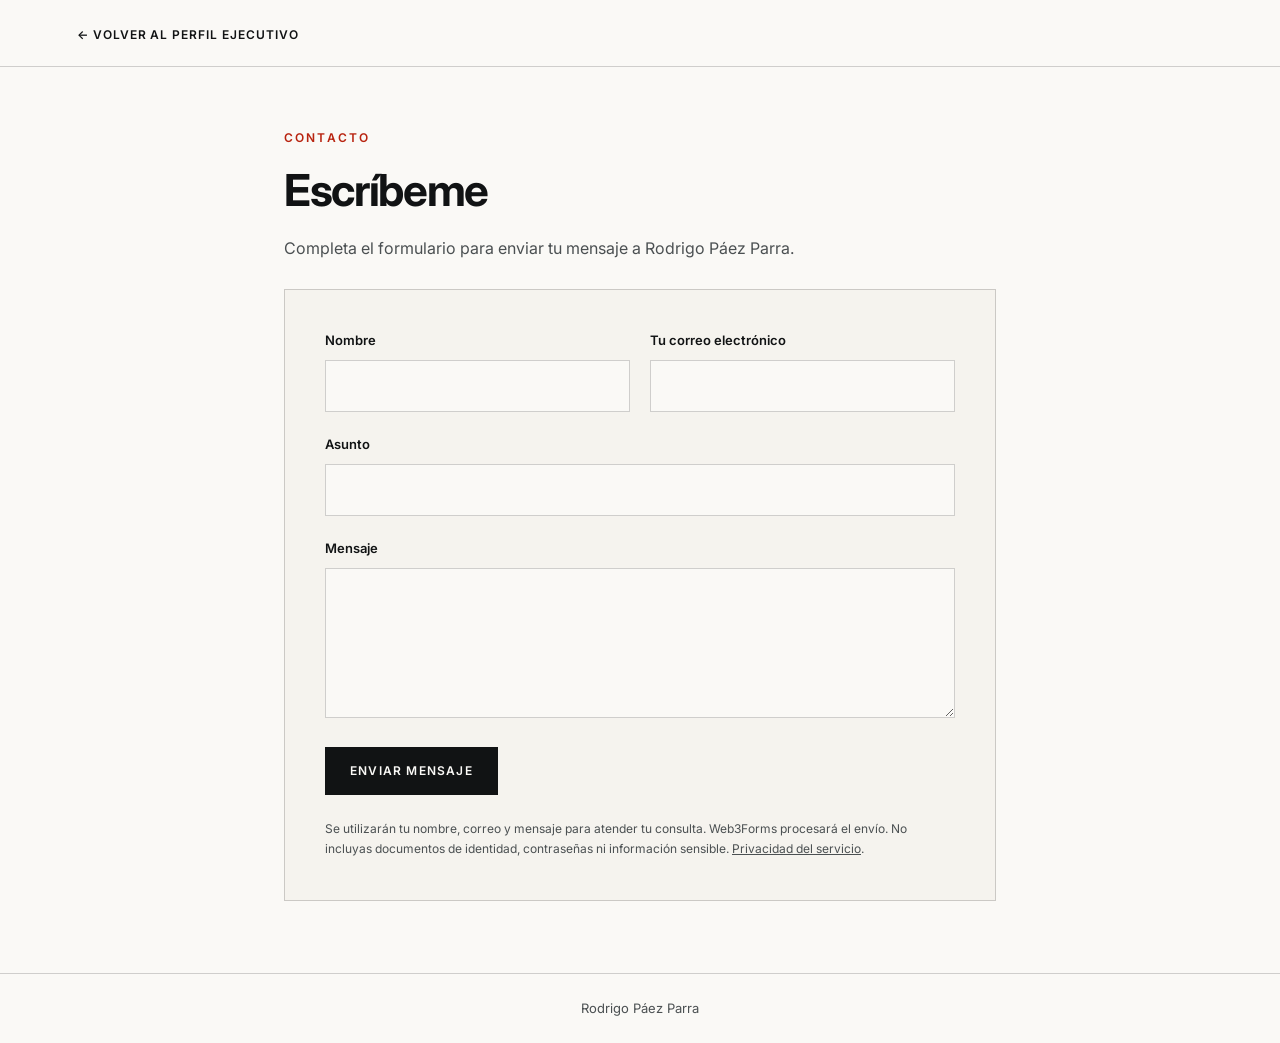
<file: contacto.html>
<!doctype html>
<html lang="es">
<head>
  <meta charset="utf-8">
  <meta name="viewport" content="width=device-width, initial-scale=1">
  <meta name="robots" content="noindex">
  <meta name="referrer" content="strict-origin-when-cross-origin">
  <title>Contacto — Rodrigo Páez Parra</title>
  <link rel="preconnect" href="https://fonts.googleapis.com">
  <link rel="preconnect" href="https://fonts.gstatic.com" crossorigin>
  <link href="https://fonts.googleapis.com/css2?family=Inter:wght@400;500;600;700&display=swap" rel="stylesheet">
  <style>
    :root{--bg:#FAF9F6;--bg2:#F5F3EE;--tx:#111314;--tx2:#4B5052;--bd:rgba(11,11,12,.18);--red:#B8230F}
    *{box-sizing:border-box}body{margin:0;background:var(--bg);color:var(--tx);font:400 16px/1.65 Inter,system-ui,sans-serif;-webkit-font-smoothing:antialiased}
    a{color:inherit;text-decoration:none}a:hover{color:var(--red)}header{border-bottom:1px solid var(--bd);padding:20px clamp(24px,6vw,90px)}header a{font-size:12px;font-weight:600;letter-spacing:.08em;text-transform:uppercase}
    main{max-width:760px;margin:auto;padding:56px 24px 72px}.eyebrow{font-size:12px;letter-spacing:.18em;color:var(--red);font-weight:600;text-transform:uppercase}h1{font-size:clamp(32px,5vw,44px);line-height:1.12;letter-spacing:-.03em;margin:16px 0 20px}p{color:var(--tx2);margin:0 0 28px}
    form{background:var(--bg2);border:1px solid var(--bd);padding:clamp(24px,4vw,40px)}.row{display:grid;grid-template-columns:1fr 1fr;gap:20px}.field{margin-bottom:22px}label{display:block;font-size:13px;font-weight:600;margin-bottom:8px}input,textarea,button{font:inherit}input,textarea{width:100%;background:var(--bg);color:var(--tx);border:1px solid var(--bd);border-radius:0;padding:12px 14px}textarea{min-height:150px;resize:vertical}input:focus-visible,textarea:focus-visible,a:focus-visible,button:focus-visible{outline:2px solid var(--red);outline-offset:3px}
    button{display:inline-flex;align-items:center;justify-content:center;min-height:48px;padding:0 24px;border:1px solid var(--tx);background:var(--tx);color:var(--bg);font-size:12px;font-weight:600;letter-spacing:.1em;text-transform:uppercase;cursor:pointer}button:hover{background:var(--red);border-color:var(--red)}button:disabled{opacity:.6;cursor:wait}.privacy{font-size:12px;line-height:1.7;margin:24px 0 0}.privacy a{text-decoration:underline}.status{margin:18px 0 0;font-size:14px}.status:empty{display:none}.honey{display:none!important}.foot{border-top:1px solid var(--bd);padding:24px;text-align:center;font-size:13px;color:var(--tx2)}@media(max-width:560px){main{padding-top:36px}.row{grid-template-columns:1fr;gap:0}button{width:100%}}
    .confirmation{width:min(440px,calc(100% - 40px));max-height:calc(100dvh - 40px);overflow:auto;padding:32px;border:1px solid var(--bd);background:var(--bg);color:var(--tx)}.confirmation::backdrop{background:rgba(17,19,20,.5)}.confirmation h2{font-size:30px;line-height:1.15;letter-spacing:-.03em;margin:0 0 16px}.confirmation p{margin:0 0 24px}.confirmation-actions{margin:0;padding:0;border:0;background:transparent}
  </style>
</head>
<body>
  <header><a href="./">← Volver al perfil ejecutivo</a></header>
  <main>
    <span class="eyebrow">Contacto</span>
    <h1>Escríbeme</h1>
    <p>Completa el formulario para enviar tu mensaje a Rodrigo Páez Parra.</p>
    <form id="contact-form" action="https://api.web3forms.com/submit" method="POST">
      <input type="hidden" name="access_key" value="ce913971-8d18-4b61-b628-e43f08cdf1ce">
      <input type="hidden" name="from_name" value="Contacto — Perfil ejecutivo">
      <div class="row">
        <div class="field"><label for="name">Nombre</label><input id="name" name="name" autocomplete="name" required maxlength="120"></div>
        <div class="field"><label for="email">Tu correo electrónico</label><input id="email" name="email" type="email" autocomplete="email" required maxlength="254"></div>
      </div>
      <div class="field"><label for="subject">Asunto</label><input id="subject" name="subject" required maxlength="180"></div>
      <div class="field"><label for="message">Mensaje</label><textarea id="message" name="message" required maxlength="5000"></textarea></div>
      <div class="honey" aria-hidden="true"><label for="botcheck">Dejar vacío</label><input id="botcheck" name="botcheck" type="checkbox" tabindex="-1"></div>
      <button type="submit">Enviar mensaje</button>
      <p id="result" class="status" role="status" aria-live="polite"></p>
      <p class="privacy">Se utilizarán tu nombre, correo y mensaje para atender tu consulta. Web3Forms procesará el envío. No incluyas documentos de identidad, contraseñas ni información sensible. <a href="https://web3forms.com/privacy" target="_blank" rel="noopener noreferrer">Privacidad del servicio</a>.</p>
    </form>
  </main>
  <dialog id="success-dialog" class="confirmation" aria-labelledby="success-title" aria-describedby="success-message">
    <h2 id="success-title">Mensaje enviado</h2>
    <p id="success-message">Tu mensaje fue enviado correctamente. Gracias por contactarme.</p>
    <form method="dialog" class="confirmation-actions"><button type="submit">Entendido</button></form>
  </dialog>
  <footer class="foot">Rodrigo Páez Parra</footer>
  <noscript><p class="foot">Activa JavaScript para utilizar el formulario. También puedes contactarme por <a href="https://wa.me/RPP2026_?text=Hola%2C%20vimos%20tu%20hoja%20de%20vida%20y%20quisi%C3%A9ramos%20contactar%20contigo.">WhatsApp</a>.</p></noscript>
  <script src="contacto.js?v=20260929-confirmacion" defer></script>
</body>
</html>
</file>
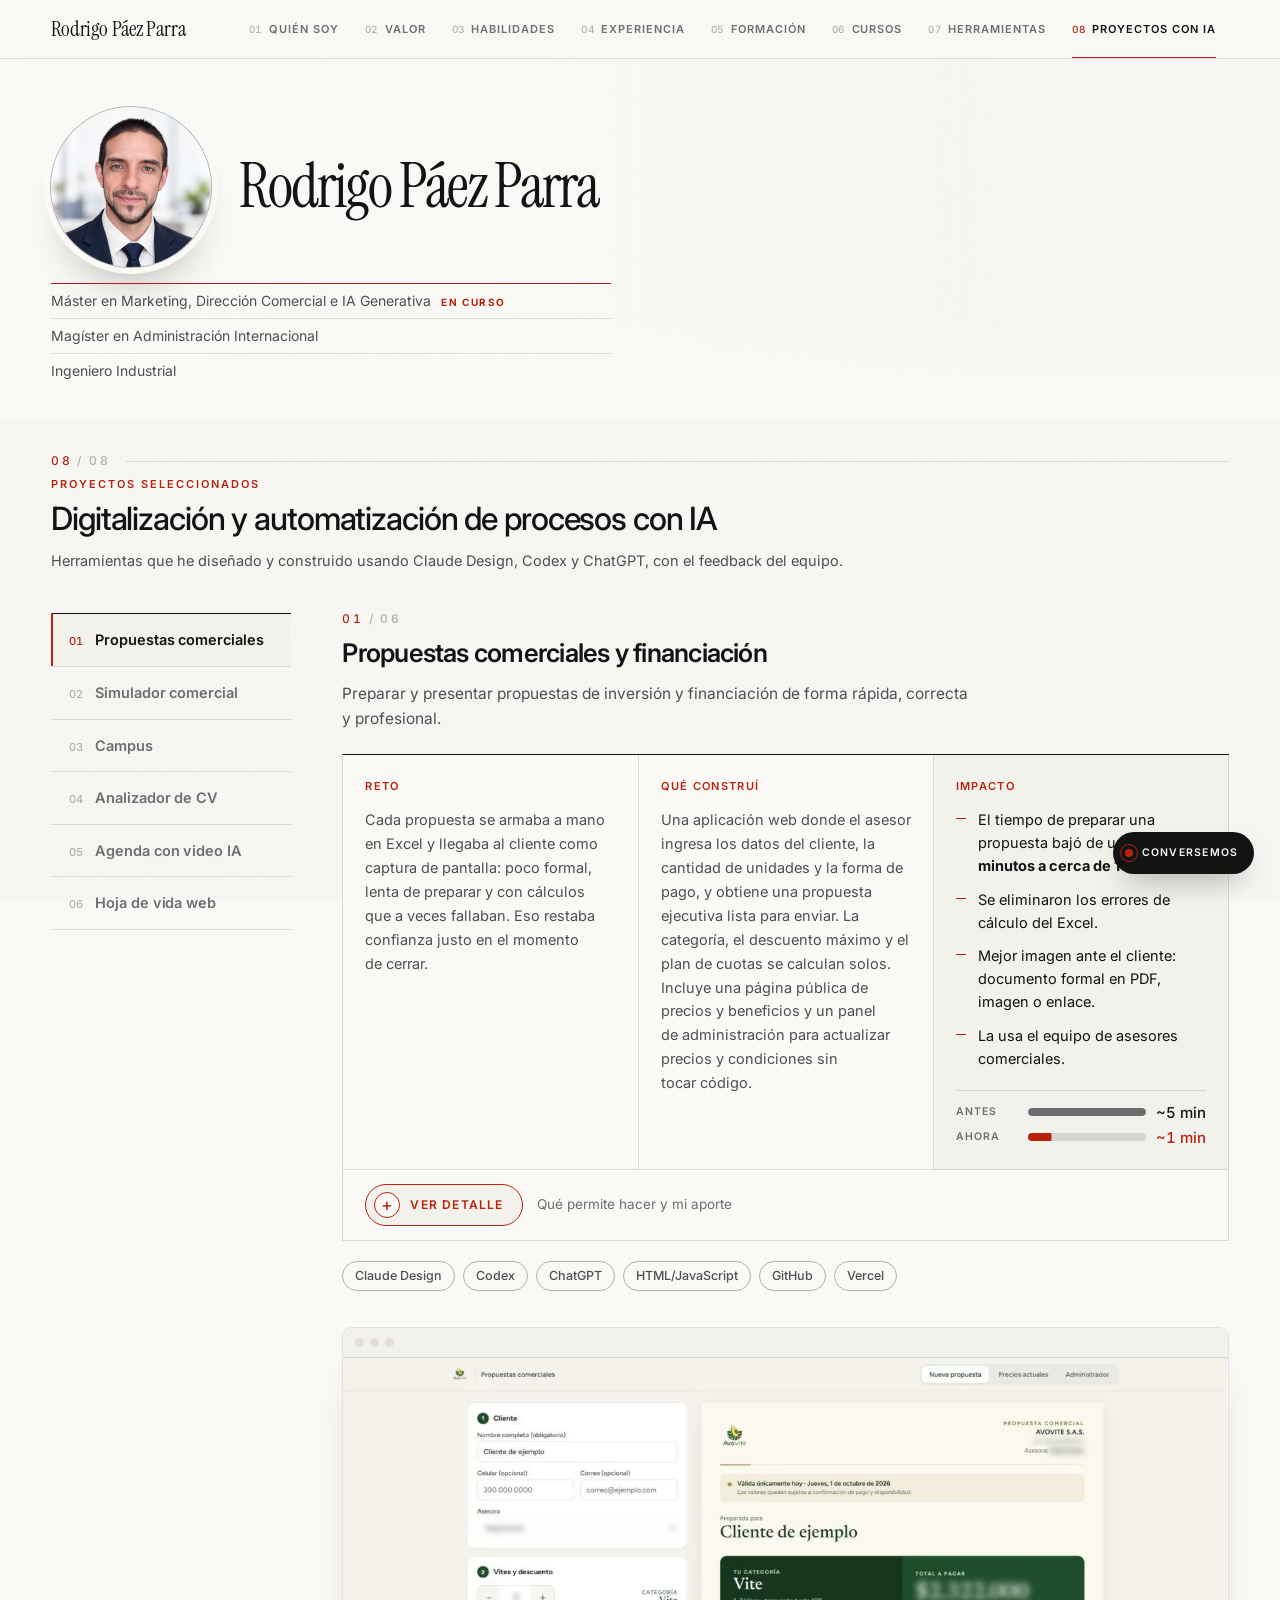
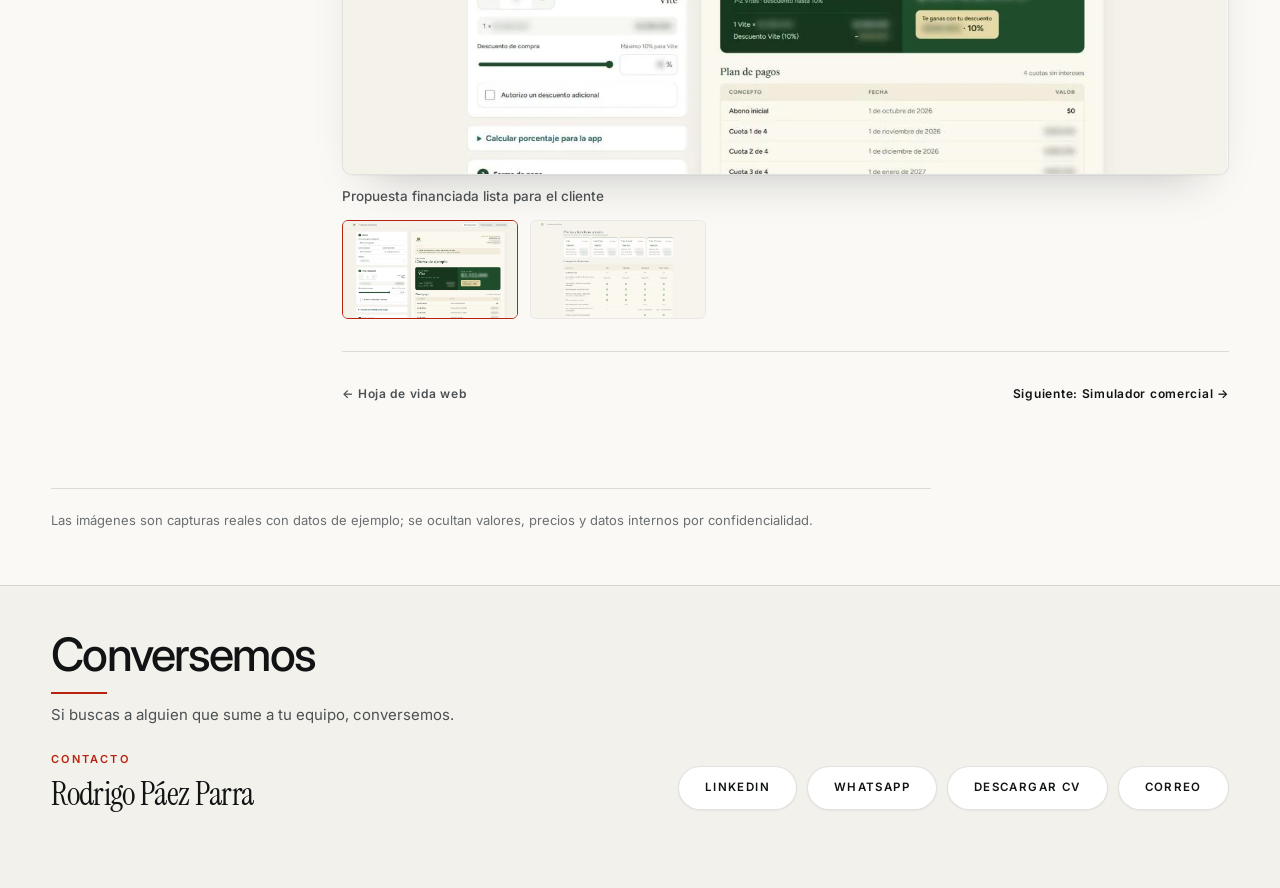
<file: proyectos.html>
<!DOCTYPE html>
<html lang="es">
<head>
<meta charset="utf-8">
<meta name="viewport" content="width=device-width, initial-scale=1">
<title>Proyectos con IA · Rodrigo Páez Parra</title>
<meta name="description" content="Herramientas que he diseñado y construido usando Claude Design, Codex y ChatGPT, con el feedback del equipo.">
<meta property="og:title" content="Proyectos con IA · Rodrigo Páez Parra">
<meta property="og:description" content="Herramientas que he diseñado y construido usando Claude Design, Codex y ChatGPT, con el feedback del equipo.">
<meta property="og:image" content="https://rodrigo-paez-parra.vercel.app/brand/og-proyectos.png">
<meta property="og:url" content="https://rodrigo-paez-parra.vercel.app/proyectos.html">
<meta property="og:type" content="website">
<meta name="twitter:card" content="summary_large_image">
<meta http-equiv="refresh" content="0; url=index.html#proyectos">
<link rel="canonical" href="https://rodrigo-paez-parra.vercel.app/#proyectos">
<script>location.replace((location.hostname.endsWith('github.io')?'https://rodrigo-paez-parra.vercel.app/':'index.html')+'#proyectos');</script>
</head>
<body><p>Abriendo proyectos… <a href="index.html#proyectos">Ver proyectos</a></p></body>
</html>
</file>
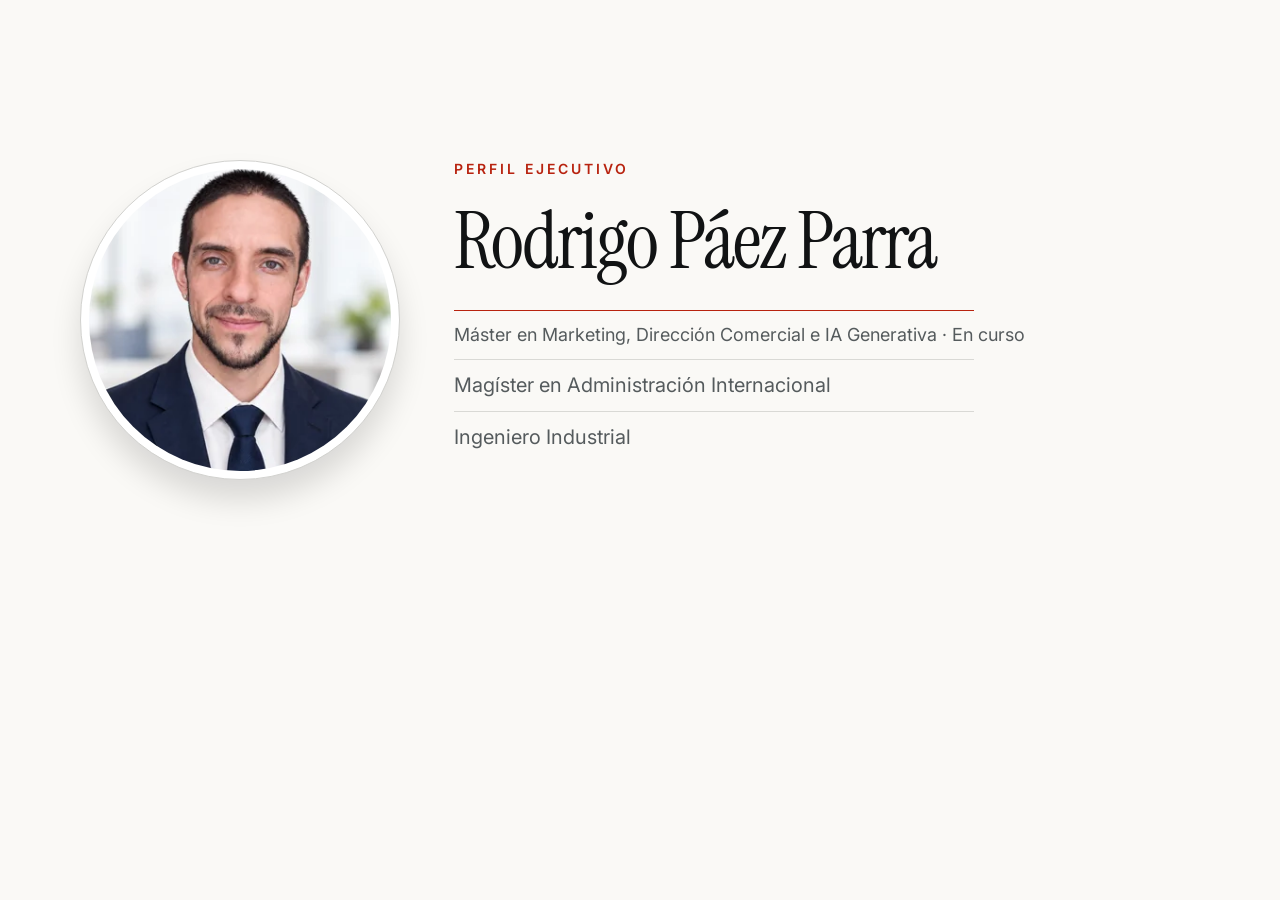
<file: brand/og-perfil-fuente.html>
<!doctype html>
<html lang="es">
<head>
<meta charset="utf-8">
<meta name="viewport" content="width=1200, initial-scale=1">
<meta name="robots" content="noindex">
<title>Vista previa del perfil — Rodrigo Páez Parra</title>
<link rel="preconnect" href="https://fonts.googleapis.com">
<link rel="preconnect" href="https://fonts.gstatic.com" crossorigin>
<link href="https://fonts.googleapis.com/css2?family=Instrument+Serif&family=Inter:wght@400;600&display=swap" rel="stylesheet">
<style>
*{box-sizing:border-box}html,body{width:1200px;height:627px;margin:0;overflow:hidden;background:#faf9f6;color:#111314}
.photo{position:absolute;left:80px;top:160px;width:320px;height:320px;border-radius:50%;padding:8px;background:#fff;border:1px solid #d2d2cf;box-shadow:0 20px 30px #0002}
.photo img{display:block;width:100%;height:100%;object-fit:cover;object-position:center;border-radius:50%}
main{position:absolute;left:454px;top:159px;width:690px}
.eyebrow{font:600 14px/20px Inter,sans-serif;letter-spacing:3px;color:#b8230f}
h1{font:400 80px/1 'Instrument Serif',Georgia,serif;letter-spacing:-2px;margin:22px 0 29px;white-space:nowrap}
.line{width:520px;border-top:1px solid #b8230f}
.degree{font:400 20px/1.5 Inter,sans-serif;color:#555b5d;padding:10px 0 11px;width:690px;white-space:nowrap}
.first{font-size:18px}
.separator{width:520px;border-top:1px solid #d9d9d5}
</style>
</head>
<body>
<div class="photo"><img src="foto-rodrigo.webp" alt="Rodrigo Páez Parra"></div>
<main>
<div class="eyebrow">PERFIL EJECUTIVO</div>
<h1>Rodrigo Páez Parra</h1>
<div class="line"></div>
<div class="degree first">Máster en Marketing, Dirección Comercial e IA Generativa · En curso</div>
<div class="separator"></div>
<div class="degree">Magíster en Administración Internacional</div>
<div class="separator"></div>
<div class="degree">Ingeniero Industrial</div>
</main>
</body>
</html>
</file>
<file: mejoras.css>
/* mejoras.css — capa de diseño premium, interacciones y movimiento.
   Todo es aditivo: si se elimina este archivo y mejoras.js, el sitio vuelve a su versión anterior. */

:root{--ease:cubic-bezier(.16,1,.3,1)}

/* ── Textura de papel sutil ──────────────────────────────────────────── */
#app::before{content:"";position:fixed;inset:0;z-index:0;pointer-events:none;opacity:.32;mix-blend-mode:multiply;
  background-image:url("data:image/svg+xml,%3Csvg xmlns='http://www.w3.org/2000/svg' width='160' height='160'%3E%3Cfilter id='n'%3E%3CfeTurbulence type='fractalNoise' baseFrequency='.9' numOctaves='2' stitchTiles='stitch'/%3E%3CfeColorMatrix values='0 0 0 0 0 0 0 0 0 0 0 0 0 0 0 0 0 0 .07 0'/%3E%3C/filter%3E%3Crect width='100%25' height='100%25' filter='url(%23n)'/%3E%3C/svg%3E")}

/* ── Barra de progreso de lectura ────────────────────────────────────── */
.mx-progress{position:fixed;left:0;top:0;height:2px;width:100%;z-index:60;background:var(--red);transform-origin:0 50%;transform:scaleX(var(--p,0));pointer-events:none}

/* ── Entrada del nombre (letra a letra) ──────────────────────────────── */
.mx-ch{display:inline-block;opacity:0;transform:translateY(.32em) rotate(3deg);filter:blur(6px);animation:mxCh .9s var(--ease) forwards;animation-delay:calc(var(--i) * 32ms + 120ms)}
.mx-w{display:inline-block;white-space:nowrap}
@keyframes mxCh{to{opacity:1;transform:none;filter:none}}
.herophoto{animation:mxPhoto 1.1s var(--ease) both}
@keyframes mxPhoto{from{opacity:0;transform:scale(.92)}to{opacity:1;transform:none}}

/* ── Botón flotante «Conversemos»: pequeño, siempre visible y con movimiento suave ── */
.mx-fab{position:fixed;right:calc(clamp(14px,2vw,28px) + env(safe-area-inset-right,0px));bottom:calc(clamp(14px,2vw,28px) + env(safe-area-inset-bottom,0px));z-index:45;display:inline-flex;align-items:center;gap:9px;min-height:42px;padding:0 16px 0 12px;border-radius:999px;background:var(--tx);color:var(--bg)!important;font:600 10.5px/1 Inter;letter-spacing:.12em;text-transform:uppercase;text-decoration:none;
  box-shadow:0 14px 30px -14px rgba(17,19,20,.55);opacity:0;transform:translateY(20px);transition:opacity .6s var(--ease),transform .6s var(--ease),background .25s}
.mx-fab.on{opacity:1;transform:none;animation:mxFloat 3.2s ease-in-out .8s infinite}
.mx-fab:hover,.mx-fab:focus-visible{background:var(--red);animation-play-state:paused}
.mx-fab .mx-dot{position:relative;width:8px;height:8px;border-radius:50%;background:var(--red);flex:0 0 8px}
.mx-fab:hover .mx-dot{background:#fff}
.mx-fab .mx-dot::after{content:"";position:absolute;inset:-5px;border-radius:50%;border:1px solid var(--red);animation:mxPulse 2.2s var(--ease) infinite}
@keyframes mxFloat{0%,100%{transform:translateY(0)}50%{transform:translateY(-6px)}}
@keyframes mxPulse{0%{transform:scale(.6);opacity:.9}100%{transform:scale(1.8);opacity:0}}
@media print{.mx-fab,.mx-progress{display:none!important}}

/* ── Transición entre pestañas ───────────────────────────────────────── */
.pan{animation:mxPan .75s var(--ease) both}
@keyframes mxPan{from{opacity:0;transform:translateY(18px);filter:blur(4px)}to{opacity:1;transform:none;filter:none}}
nav [data-ind]{transition:transform .5s var(--ease)!important}

/* ── Aparición al bajar ──────────────────────────────────────────────── */
.mx-rv{opacity:0;transform:translateY(22px);transition:opacity .9s var(--ease),transform .9s var(--ease);transition-delay:var(--d,0ms)}
.mx-rv.in{opacity:1;transform:none}
.mx-line{transform:scaleX(0);transform-origin:0 50%;transition:transform 1.2s var(--ease)}
.mx-line.in{transform:none}

/* ── Tarjetas: elevación, línea roja y foco ──────────────────────────── */
.hv1{position:relative;transition:background .3s,transform .5s var(--ease),box-shadow .5s var(--ease)!important}
.hv1::after{content:"";position:absolute;left:0;top:0;height:2px;width:100%;background:var(--red);transform:scaleX(0);transform-origin:0 50%;transition:transform .6s var(--ease)}
.hv1:hover::after{transform:scaleX(1)}
.mx-spot:hover>.hv1:not(:hover){opacity:.55}
.mx-spot>.hv1{transition:opacity .4s var(--ease),background .3s,transform .5s var(--ease)!important}

/* Habilidades: inclinación 3D al pasar el cursor */
.skills-grid{perspective:900px}
.mx-tilt{transform-style:preserve-3d;transition:transform .5s var(--ease),background .3s,box-shadow .5s var(--ease)!important;will-change:transform}
.mx-tilt:hover{box-shadow:0 26px 40px -30px rgba(17,19,20,.45);z-index:2}

/* ── Experiencia: línea de tiempo ────────────────────────────────────── */
.mx-tl{position:relative}
@media (min-width:761px){
  .mx-tl{padding-left:34px}
  .mx-tl::before{content:"";position:absolute;left:6px;top:0;bottom:0;width:1px;background:var(--bd)}
  .mx-tl::after{content:"";position:absolute;left:6px;top:0;width:1px;height:calc(var(--tl,0) * 100%);background:var(--red);transition:height .2s linear}
  .mx-tl>article{position:relative}
  .mx-tl>article::before{content:"";position:absolute;left:-34px;top:31px;width:13px;height:13px;border-radius:50%;background:var(--bg);border:1px solid var(--bd2);transition:background .5s var(--ease),border-color .5s,transform .5s var(--ease);z-index:1}
  .mx-tl>article.on::before{background:var(--red);border-color:var(--red);transform:scale(1.1)}
}
[data-exp-b]{animation:mxOpen .6s var(--ease)}
@keyframes mxOpen{from{opacity:0;transform:translateY(-6px)}to{opacity:1;transform:none}}

/* Antes / ahora (propuestas) */
.mx-ba{margin-top:6px;display:flex;flex-direction:column;gap:10px;padding-top:14px;border-top:1px solid var(--bd)}
.mx-ba-row{display:grid;grid-template-columns:62px minmax(0,1fr) 54px;align-items:center;gap:10px;font:600 10.5px/1 Inter;letter-spacing:.1em;text-transform:uppercase;color:var(--tx3)}
.mx-ba-bar{height:8px;border-radius:999px;background:var(--bd);overflow:hidden}
.mx-ba-bar i{display:block;height:100%;border-radius:999px;background:var(--tx3);transform:scaleX(0);transform-origin:0 50%;transition:transform 1.6s var(--ease)}
.mx-ba-row.now i{background:var(--red)}
.mx-ba.in .mx-ba-bar i{transform:scaleX(var(--w))}
.mx-ba-row b{font:500 15px/1 Inter;letter-spacing:0;text-transform:none;color:var(--tx);text-align:right;font-variant-numeric:tabular-nums}
.mx-ba-row.now b{color:var(--red)}

/* Visor de capturas: anterior / siguiente */
.mx-lbnav{position:fixed;top:50%;width:48px;height:48px;margin-top:-24px;border-radius:50%;border:1px solid rgba(255,255,255,.35);background:rgba(17,19,20,.5);color:#fff;font:400 20px/1 Inter;z-index:2;transition:background .25s,transform .3s var(--ease)}
.mx-lbnav:hover{background:var(--red);border-color:var(--red);transform:scale(1.06)}
.mx-lbnav.prev{left:clamp(8px,3vw,40px)}.mx-lbnav.next{right:clamp(8px,3vw,40px)}
.mx-lbcount{position:fixed;left:50%;bottom:22px;transform:translateX(-50%);color:rgba(255,255,255,.8);font:600 11px/1 Inter;letter-spacing:.16em}
[data-mainimg]{transition:opacity .35s var(--ease)}

/* ── Accesibilidad: sin movimiento si el usuario lo pidió ────────────── */
@media (prefers-reduced-motion:reduce){
  .mx-ch,.herophoto,.pan,.mx-fab{animation:none!important;opacity:1!important;transform:none!important;filter:none!important}
  .mx-rv,.mx-line{opacity:1!important;transform:none!important;transition:none!important}
  .mx-ba-bar i{transition:none!important}
  .mx-tilt{transform:none!important}
}

/* Ajustes de encaje */
.mx-ba-row{grid-template-columns:62px minmax(0,1fr) auto}
.mx-ba-row b{white-space:nowrap}

/* ── Resultados: barra que se llena mientras la cifra cuenta (15) ── */
.mx-figcard{position:relative}
.mx-figcard::before{content:"";position:absolute;left:0;bottom:0;height:3px;width:100%;background:var(--red);transform:scaleX(0);transform-origin:0 50%;transition:transform 1.6s var(--ease) .1s}
.mx-figcard.in::before{transform:scaleX(1)}

/* ── Formación y Cursos con más presencia (17) ───────────────────────── */
.mx-year{position:relative;overflow:hidden;transition:background .35s var(--ease),transform .5s var(--ease),box-shadow .5s var(--ease)!important}
.mx-year::before{content:attr(data-year);position:absolute;right:-.04em;bottom:-.22em;font:400 clamp(70px,8vw,120px)/1 'Instrument Serif',Georgia,serif;color:var(--tx);opacity:.05;pointer-events:none;transition:opacity .5s var(--ease),transform .7s var(--ease)}
.mx-year:hover::before{opacity:.11;transform:translateY(-6px)}
[data-panel="formacion"] .vrow.mx-year{padding-left:14px!important;padding-right:14px!important}
[data-panel="formacion"] .vrow.mx-year:hover{background:var(--bg2);transform:translateX(6px)}
[data-panel="cursos"] .mx-year:hover{transform:translateY(-4px);box-shadow:0 22px 40px -28px rgba(17,19,20,.45);z-index:2}

/* ── Herramientas como etiquetas (18) ────────────────────────────────── */
.mx-tags{display:flex;flex-wrap:wrap;gap:8px;line-height:1.2!important}
.mx-tag{display:inline-flex;align-items:center;min-height:32px;padding:0 12px;border:1px solid var(--bd2);border-radius:999px;background:var(--bg);font:500 13.5px/1.2 Inter;color:var(--tx);transition:border-color .25s,color .25s,background .25s,transform .35s var(--ease)}
.mx-tag:hover{border-color:var(--red);color:var(--red);transform:translateY(-2px)}
.mx-tags .mx-tag{opacity:0;transform:translateY(10px);transition:opacity .6s var(--ease) var(--d),transform .6s var(--ease) var(--d),border-color .25s,color .25s}
.mx-tags.in .mx-tag{opacity:1;transform:none}

/* ── Cierre con titular grande (19) ──────────────────────────────────── */
.mx-close{max-width:1340px;margin:0 auto;padding:clamp(56px,8vh,96px) clamp(18px,4vw,60px) 0;display:flex;flex-direction:column;gap:14px;opacity:0;transform:translateY(24px);transition:opacity 1s var(--ease),transform 1s var(--ease)}
.mx-close.in{opacity:1;transform:none}
.mx-close-h{margin:0;font:500 clamp(40px,5.6vw,76px)/1.02 Inter;letter-spacing:-.04em;color:var(--tx)}
.mx-close-h::after{content:"";display:block;width:56px;height:2px;margin-top:22px;background:var(--red)}
.mx-close-s{margin:0;max-width:46ch;font:400 clamp(16px,1.4vw,19px)/1.5 Inter;color:var(--tx2)}
@media (prefers-reduced-motion:reduce){.mx-close,.mx-tags .mx-tag{opacity:1!important;transform:none!important;transition:none!important}.mx-figcard::before{transform:scaleX(1);transition:none}}

/* Menú en tablet: que las pestañas empiecen a la izquierda y se puedan recorrer todas */
@media (min-width:761px) and (max-width:1180px){.navrow{justify-content:flex-start!important}}
/* Espacio al final para que el botón flotante no tape los botones de contacto */
footer[data-contact]{padding-bottom:72px}

/* ── Presentación profesional en «Quién soy» ─────────────────────────── */
.mx-pres{position:relative;margin:clamp(26px,3.6vw,44px) 0 0;max-width:860px;aspect-ratio:16/9;border:1px solid var(--bd);border-radius:8px;overflow:hidden;background:var(--bg2);box-shadow:0 1px 2px rgba(17,19,20,.04),0 30px 60px -36px rgba(17,19,20,.4)}
.mx-pres video{display:block;width:100%;height:100%;object-fit:cover;background:var(--bg2)}
.mx-pres-play{position:absolute;inset:0;display:flex;align-items:flex-end;justify-content:flex-start;gap:14px;padding:clamp(14px,2.4vw,24px);border:0;background:linear-gradient(180deg,transparent 45%,rgba(17,19,20,.42));color:#fff;cursor:pointer;text-align:left}
.mx-pres-ic{display:inline-flex;align-items:center;justify-content:center;flex:0 0 auto;width:clamp(48px,5vw,60px);height:clamp(48px,5vw,60px);border-radius:50%;background:var(--red);font-size:15px;padding-left:3px;box-shadow:0 0 0 0 rgba(184,35,15,.5);animation:mxRing 2.6s var(--ease) infinite;transition:transform .4s var(--ease)}
.mx-pres-play:hover .mx-pres-ic{transform:scale(1.08)}
.mx-pres-txt{display:flex;flex-direction:column;gap:5px}
.mx-pres-txt b{font:600 clamp(15px,1.4vw,17px)/1.2 Inter;letter-spacing:-.005em}
.mx-pres-txt small{font:600 10.5px/1 Inter;letter-spacing:.16em;text-transform:uppercase;opacity:.85}
.mx-pres.on .mx-pres-play{display:none}
@keyframes mxRing{0%{box-shadow:0 0 0 0 rgba(184,35,15,.45)}70%{box-shadow:0 0 0 16px rgba(184,35,15,0)}100%{box-shadow:0 0 0 0 rgba(184,35,15,0)}}
@media (prefers-reduced-motion:reduce){.mx-pres-ic{animation:none}}
@media print{.mx-pres{display:none}}

/* Botones ovalados: contacto, «Ver más» y cerrar del visor */
[data-cbtn]{border-radius:999px!important}
[data-more]{border-radius:999px!important}
[data-lb-close]{border-radius:999px!important}

/* Reproductor propio del video (sin la capa gris de los controles del navegador) */
.mx-pres:fullscreen{max-width:none;width:100%;height:100%;margin:0;border:0;border-radius:0;background:#000;aspect-ratio:auto}
.mx-pres:-webkit-full-screen{max-width:none;width:100%;height:100%;margin:0;border:0;border-radius:0;background:#000}
.mx-pres:fullscreen video,.mx-pres:-webkit-full-screen video{object-fit:contain;background:#000}
.mx-pres.on video{cursor:pointer}
.mx-pc{position:absolute;left:50%;bottom:clamp(12px,2.4vw,28px);transform:translate(-50%,10px);display:none;align-items:center;gap:12px;width:min(720px,calc(100% - 24px));padding:8px 14px 8px 8px;border-radius:999px;background:rgba(17,19,20,.78);backdrop-filter:blur(10px);-webkit-backdrop-filter:blur(10px);color:#fff;opacity:0;transition:opacity .35s var(--ease),transform .35s var(--ease);z-index:3}
.mx-pres.on .mx-pc{display:flex}
.mx-pres.on.ui .mx-pc{opacity:1;transform:translate(-50%,0)}
.mx-pres.on:not(.ui){cursor:none}
.mx-pc-b{flex:0 0 auto;width:38px;height:38px;border-radius:50%;border:0;background:transparent;color:#fff;font:600 13px/1 Inter;display:inline-flex;align-items:center;justify-content:center;cursor:pointer;transition:background .2s}
.mx-pc-b:hover,.mx-pc-b:focus-visible{background:rgba(255,255,255,.14)}
.mx-pc-b[data-pc="play"]{background:var(--red)}
.mx-pc-b[data-pc="play"]:hover{background:#d2321c}
.mx-pc-t{flex:0 0 auto;font:500 12px/1 Inter;font-variant-numeric:tabular-nums;opacity:.9;min-width:78px}
.mx-pc-r{flex:1 1 auto;min-width:60px;height:4px;-webkit-appearance:none;appearance:none;border-radius:999px;background:linear-gradient(90deg,var(--red) var(--p,0%),rgba(255,255,255,.28) var(--p,0%));cursor:pointer;outline-offset:6px}
.mx-pc-r::-webkit-slider-thumb{-webkit-appearance:none;width:14px;height:14px;border-radius:50%;background:#fff;border:0}
.mx-pc-r::-moz-range-thumb{width:14px;height:14px;border-radius:50%;background:#fff;border:0}
@media (max-width:560px){.mx-pc{gap:6px;padding:6px 10px 6px 6px}.mx-pc-t{min-width:0;font-size:11px}}
/* El script original pone opacidad .6 a todos los videos (pensado para el fondo del encabezado); el de presentación va al 100 % */
.mx-pres video{opacity:1!important}

/* Habilidades de gestión: 9 tarjetas sin huecos (5 arriba y 4 abajo en escritorio; la última a todo el ancho en tablet) */
@media (min-width:1041px){.skills-grid{grid-template-columns:repeat(20,minmax(0,1fr))!important}.skills-grid>*{grid-column:span 4}.skills-grid>:nth-child(n+6){grid-column:span 5}}
@media (min-width:561px) and (max-width:1040px){.skills-grid>:last-child:nth-child(odd){grid-column:1/-1}}

/* ── Logros destacados (Experiencia) ─────────────────────────────────── */
.mx-logros{margin-top:clamp(26px,3.6vw,44px)}
.mx-logros-h{margin:0 0 16px;font:600 11px/1.4 Inter;letter-spacing:.16em;text-transform:uppercase;color:var(--red)}
.mx-logros-g{display:grid;grid-template-columns:repeat(3,minmax(0,1fr));gap:1px;background:var(--bd);border:1px solid var(--bd);align-items:start}
@media (max-width:1040px){.mx-logros-g{grid-template-columns:repeat(2,minmax(0,1fr))}}
@media (max-width:560px){.mx-logros-g{grid-template-columns:minmax(0,1fr)}}
.mx-logro{background:var(--bg);position:relative;transition:background .3s;align-self:stretch}
.mx-logro::before{content:"";position:absolute;left:0;top:0;height:2px;width:100%;background:var(--red);transform:scaleX(0);transform-origin:0 50%;transition:transform .6s var(--ease)}
.mx-logro:hover,.mx-logro[open]{background:var(--bg2)}
.mx-logro:hover::before,.mx-logro[open]::before{transform:scaleX(1)}
.mx-logro summary{list-style:none;cursor:pointer;display:grid;grid-template-columns:minmax(0,1fr) auto;gap:10px 14px;padding:22px 20px;align-items:start}
.mx-logro summary::-webkit-details-marker{display:none}
.mx-logro summary:focus-visible{outline:2px solid var(--red);outline-offset:-2px}
.mx-logro-tag{grid-column:1/2;font:600 10.5px/1.3 Inter;letter-spacing:.12em;text-transform:uppercase;color:var(--tx3)}
.mx-logro-t{grid-column:1/2;font:600 17px/1.3 Inter;letter-spacing:-.01em;color:var(--tx)}
.mx-logro-ic{grid-column:2/3;grid-row:1/3;align-self:center;display:inline-flex;align-items:center;justify-content:center;width:30px;height:30px;border-radius:50%;border:1px solid var(--red);color:var(--red);font:400 18px/1 Inter;transition:transform .35s var(--ease),background .25s,color .25s}
.mx-logro:hover .mx-logro-ic{background:var(--red);color:#fff}
.mx-logro[open] .mx-logro-ic{transform:rotate(45deg)}
.mx-logro p{margin:0;padding:0 20px 22px;font:400 15px/1.65 Inter;color:var(--tx2);animation:mxOpen .5s var(--ease)}

/* Formación: misma sangría en todas las filas (la de «En curso» no tiene año de fondo) */
[data-panel="formacion"] .vrow{padding-left:14px!important;padding-right:14px!important}
/* La regla original «details[open] summary>span{rotate(45deg)}» no aplica a las tarjetas de logros (solo gira el «+») */
details.mx-logro.mx-logro[open] summary>span{transform:none}
details.mx-logro.mx-logro[open] summary>span.mx-logro-ic{transform:rotate(45deg)}
/* Año de fondo más pequeño y completo dentro de cada fila/tarjeta */
.mx-year::before{right:12px;bottom:8px;font-size:clamp(34px,3.2vw,48px)!important;line-height:1;opacity:.07}
.mx-year:hover::before{opacity:.14;transform:translateY(-3px)}
[data-panel="cursos"] .mx-year::before{top:14px;bottom:auto}

/* ── Resultados: origen de cada cifra/logro y logros relevantes ──────── */
.mx-origin{display:inline-flex;align-items:center;gap:6px;margin-top:auto;padding-top:6px;font:600 11px/1.3 Inter;letter-spacing:.08em;text-transform:uppercase;color:var(--tx3);text-decoration:none;transition:color .25s}
.mx-origin span{transition:transform .3s var(--ease)}
.mx-origin:hover,.mx-origin:focus-visible{color:var(--red)}
.mx-origin:hover span{transform:translateX(4px)}
/* Resultados: 9 cuadros iguales (3×3); en tablet el último ocupa todo el ancho */
@media (min-width:561px) and (max-width:1040px){.mx-results>:last-child:nth-child(odd){grid-column:1/-1}}
/* Marca «Destacado» en Experiencia y resaltado al llegar desde Resultados */
.mx-dest{display:inline-block;margin-left:6px;padding:3px 8px;border-radius:999px;background:color-mix(in srgb,var(--red) 10%,transparent);color:var(--red);font:600 9.5px/1.2 Inter;letter-spacing:.12em;text-transform:uppercase;vertical-align:2px;white-space:nowrap}
.mx-flash{animation:mxFlash 2.4s var(--ease)}
@keyframes mxFlash{0%,30%{background:color-mix(in srgb,var(--red) 14%,transparent);box-shadow:0 0 0 6px color-mix(in srgb,var(--red) 14%,transparent)}100%{background:transparent;box-shadow:0 0 0 6px transparent}}

/* ── Escala tipográfica más contenida (misma tipografía, tamaños menores) ── */
[data-heroname]{font-size:clamp(34px,4.8vw,64px)!important}
[style*="font:400 clamp(32px,4vw,54px)"]{font-size:clamp(28px,2.9vw,40px)!important}
[style*="font:500 clamp(30px,3.4vw,46px)"]{font-size:clamp(25px,2.5vw,34px)!important}
[style*="font:300 clamp(30px,3.2vw,44px)"]{font-size:clamp(26px,2.4vw,34px)!important}
[style*="font:600 clamp(26px,2.7vw,36px)"]{font-size:clamp(21px,2vw,27px)!important}
[style*="font:600 clamp(18px,1.6vw,21px)"]{font-size:clamp(16px,1.3vw,18px)!important}
[style*="font:600 clamp(17px,1.5vw,20px)"]{font-size:clamp(15.5px,1.2vw,17px)!important}
[style*="font:400 clamp(17px,1.5vw,20px)"]{font-size:clamp(15.5px,1.2vw,17.5px)!important}
[style*="font:400 clamp(16px,1.5vw,19px)"]{font-size:clamp(14px,1.1vw,16px)!important}
[style*="font:400 clamp(14.5px,1.2vw,16px)"]{font-size:clamp(14px,1vw,15px)!important}
[style*="font:400 17px/1.6"]{font-size:15.5px!important}
[style*="font:400 15.5px/1.7"]{font-size:14.75px!important}
[style*="font:400 15px/1.65"],[style*="font:400 15px/1.6"]{font-size:14.5px!important}
[style*="font:600 18px/1.25"]{font-size:16.5px!important}
[style*="font:600 17px/1.3"]{font-size:15.5px!important}
.mx-close-h{font-size:clamp(30px,3.6vw,48px)!important}
.mx-close-s{font-size:clamp(15px,1.15vw,17px)!important}

/* ── Página más compacta: menos desplazamiento, mismo diseño e interacciones ── */
#hero{height:clamp(340px,40svh,440px)!important;min-height:340px!important;padding-bottom:clamp(22px,3.4vh,38px)!important}
#hero .herophoto{flex:0 0 160px!important;width:160px!important;height:160px!important}
@media (max-width:560px){#hero .herophoto{flex:0 0 112px!important;width:112px!important;height:112px!important}}
#hero .heroidentity+div{margin-top:16px!important}
#hero .heroidentity+div>span{padding:7px 0!important}
main[data-stage]{padding-top:clamp(28px,4vh,46px)!important;padding-bottom:clamp(44px,6vh,72px)!important}
main [data-panel]>div:first-child[style*="gap:20px"]{gap:12px!important}
main [style*="margin-top:clamp(26px,3.6vw,44px)"]{margin-top:clamp(18px,2.2vw,28px)!important}
main [style*="margin-top:clamp(44px,5.4vw,72px)"]{margin-top:clamp(30px,3.4vw,46px)!important}
main [style*="margin-top:clamp(40px,5vw,64px)"]{margin-top:clamp(28px,3.2vw,42px)!important}
main [style*="margin-top:40px"]{margin-top:28px!important}
main [style*="margin-top:32px"]{margin-top:22px!important}
main [style*="padding:clamp(24px,2.8vw,34px) clamp(20px,2.4vw,28px)"]{padding:clamp(16px,1.6vw,22px) clamp(16px,1.6vw,22px)!important}
main [style*="padding:clamp(22px,2.4vw,30px) clamp(18px,2vw,24px)"]{padding:clamp(16px,1.5vw,20px) clamp(16px,1.5vw,20px)!important}
main [style*="padding:24px 22px"]{padding:17px 18px!important}
main [style*="padding:22px 20px"]{padding:16px 18px!important}
main [style*="padding:26px 0"]{padding:17px 0!important}
main [style*="padding:24px 0"]{padding:16px 0!important}
main [style*="padding:22px 0"]{padding:15px 0!important}
main [style*="padding:18px 0"]{padding:12px 0!important}
main [style*="padding:16px 0"]{padding:11px 0!important}
main [style*="padding:0 0 30px 228px"]{padding-bottom:20px!important}
.mx-pres{margin-top:clamp(18px,2.2vw,28px)}
/* Quién soy: video y texto lado a lado en pantallas anchas */
.mx-perfil>div{gap:16px!important}
.mx-perfil p{line-height:1.62!important}
@media (min-width:1100px){
  .mx-perfil{display:grid;grid-template-columns:minmax(0,1.08fr) minmax(0,1fr);gap:clamp(32px,3.4vw,52px);align-items:center;margin-top:clamp(18px,2.2vw,28px)}
  .mx-perfil>.mx-pres,.mx-perfil>div{margin-top:0!important;max-width:none!important}
}
/* Cierre y contacto más compactos */
.mx-close{padding-top:clamp(34px,5vh,56px)!important;gap:10px!important}
.mx-close-h::after{margin-top:14px!important}
footer[data-contact]>div:last-child{padding-top:clamp(22px,3vh,34px)!important;padding-bottom:6px!important}
footer [data-cname]{font-size:clamp(26px,2.6vw,36px)!important}
footer .cbtn{min-height:44px!important}

/* Mismos tamaños en todas las secciones */
[data-h2]{font-size:clamp(25px,2.5vw,34px)!important}
.mx-results>*>span:nth-child(2){font-size:clamp(22px,2vw,28px)!important;line-height:1.12!important}
.mx-results>*{gap:10px!important;padding:clamp(16px,1.6vw,22px) clamp(16px,1.6vw,22px)!important}
/* Cuadrículas con líneas nítidas (antes alguna línea se perdía según el ancho de pantalla) */
.mx-results,.skills-grid,[data-panel="cursos"] .g3,[data-panel="herramientas"] .g5,.g3p{gap:0!important;border-right:0!important;border-bottom:0!important;background:transparent!important}
.mx-results>*,.skills-grid>*,[data-panel="cursos"] .g3>*,[data-panel="herramientas"] .g5>*,.g3p>*{border-right:1px solid var(--bd);border-bottom:1px solid var(--bd)}
/* Etiquetas largas en Herramientas: se ajustan sin cortarse */
.mx-tag{padding:6px 12px;border-radius:16px}
.mx-tilt{will-change:auto}.mx-tilt:hover{will-change:transform}
/* Resultados: la línea roja aparece igual en los 9 cuadros al pasar el cursor */
.mx-results>*{position:relative}
.mx-results>*::before{content:"";position:absolute;left:0;bottom:-1px;height:2px;width:100%;background:var(--red);transform:scaleX(0)!important;transform-origin:0 50%;transition:transform .6s var(--ease)!important}
.mx-results>*:hover::before,.mx-results>*:focus-within::before{transform:scaleX(1)!important}
[data-panel="valor"] [data-h2]+span{font-size:clamp(14px,1.1vw,16px)!important}
[data-panel="proyectos"]>p:first-of-type,[data-panel="proyectos"] [data-h2]~p{font-size:clamp(14.5px,1.1vw,16px)!important;margin-top:12px!important}
</file>
